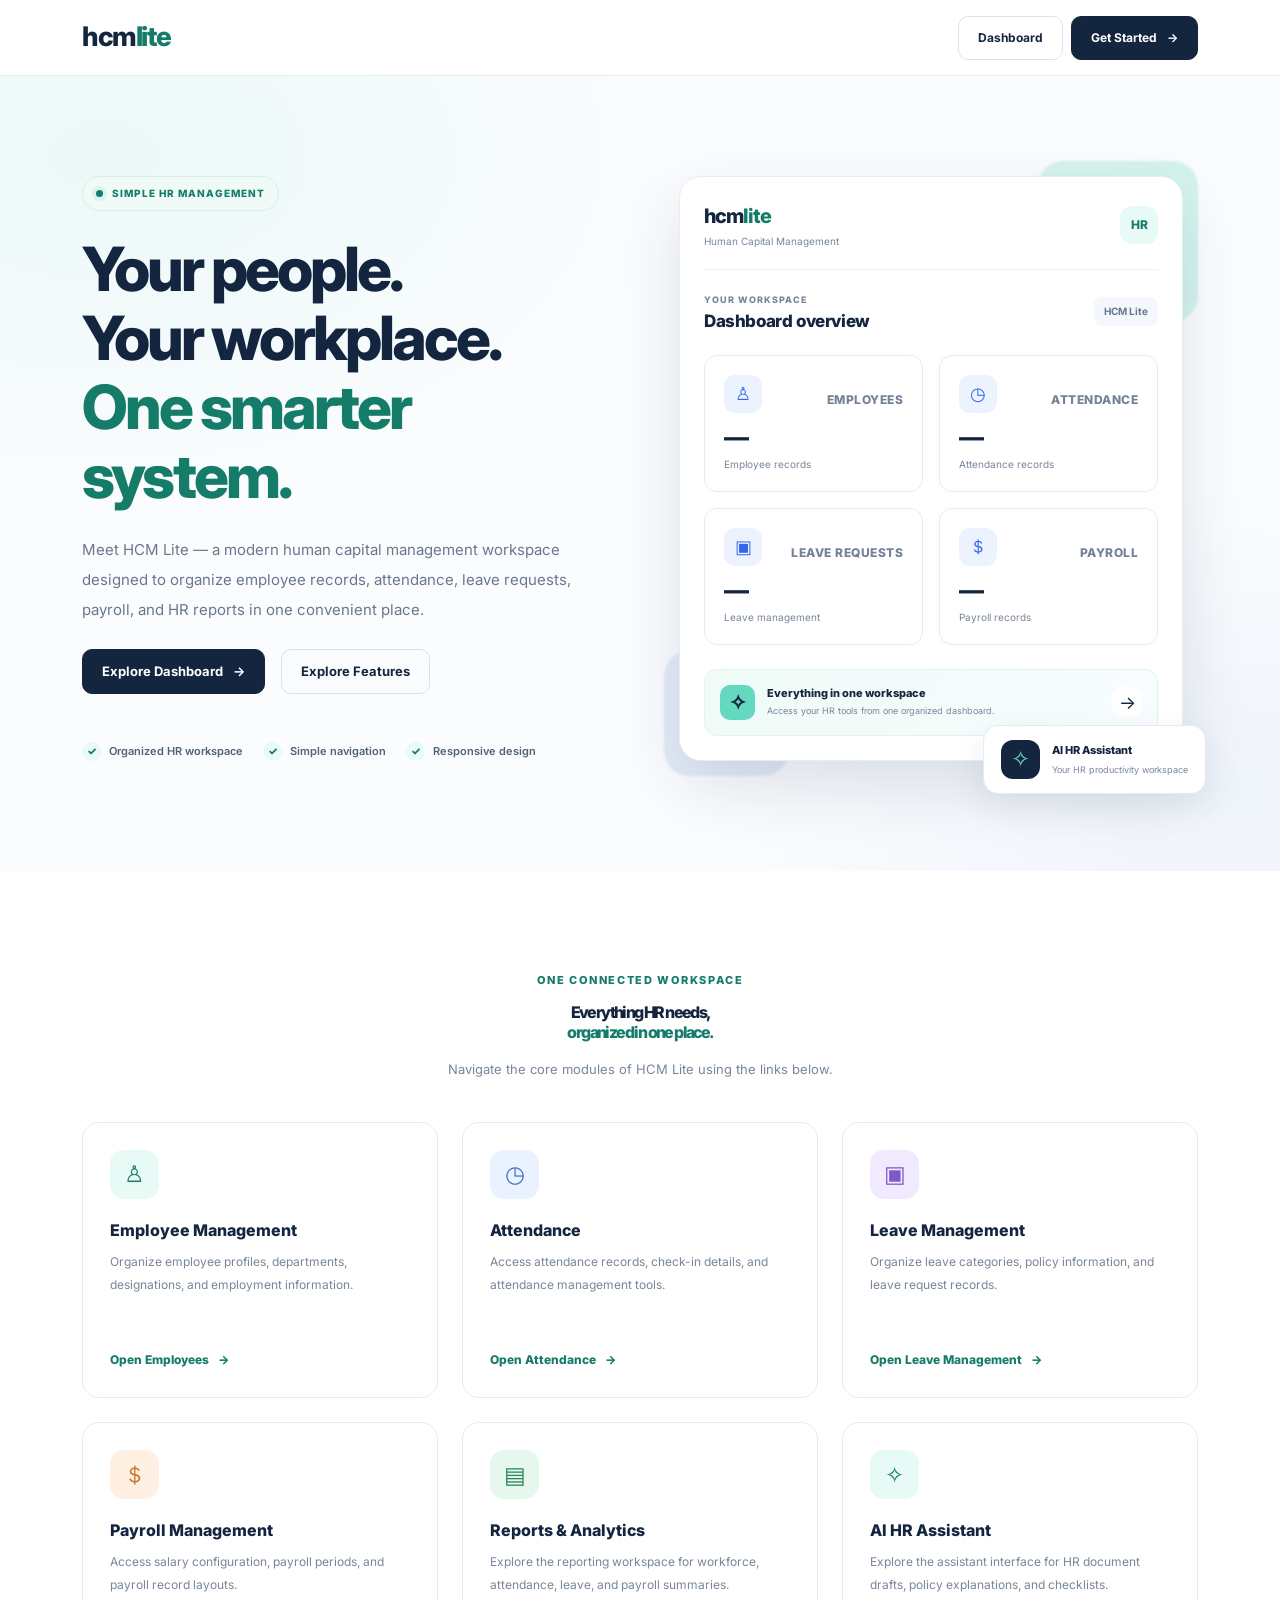
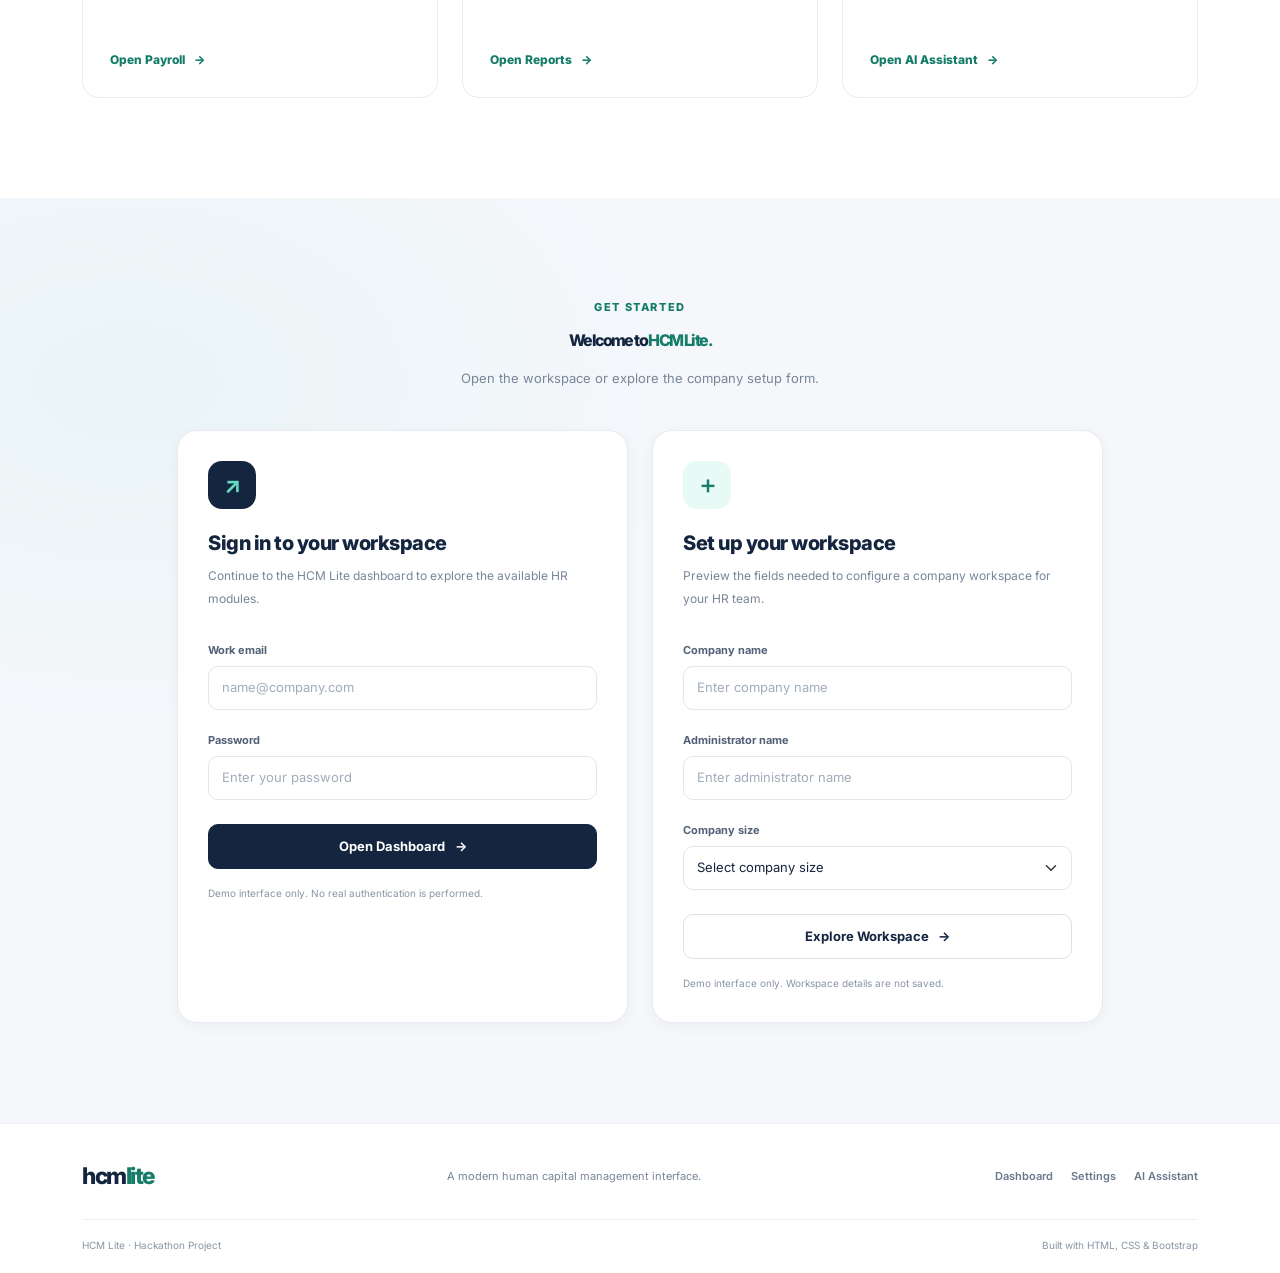
<file: index.html>
<!DOCTYPE html>
<html lang="en">
<head>
  <meta charset="UTF-8">
  <meta name="viewport" content="width=device-width, initial-scale=1.0">

  <title>HCM Lite | Human Capital Management</title>

  <!-- Bootstrap CSS -->
  <link
    href="https://cdn.jsdelivr.net/npm/bootstrap@5.3.3/dist/css/bootstrap.min.css"
    rel="stylesheet"
  >

  <!-- Google Fonts -->
  <link rel="preconnect" href="https://fonts.googleapis.com">
  <link rel="preconnect" href="https://fonts.gstatic.com" crossorigin>
  <link
    href="https://fonts.googleapis.com/css2?family=Inter:wght@400;500;600;700;800&display=swap"
    rel="stylesheet"
  >

  <!-- Main project stylesheet: we will create this next -->
  <link rel="stylesheet" href="./css/style.css">
</head>

<body class="home-page">

  <!-- ================= NAVBAR ================= -->
  <nav class="navbar navbar-expand-lg home-navbar">
    <div class="container">

      <a class="navbar-brand home-brand" href="index.html">
        hcm<span>lite</span>
      </a>

      <div class="d-flex align-items-center gap-2">
        <a href="pages/admin.html"
           class="btn btn-outline-custom d-none d-sm-inline-flex">
          Dashboard
        </a>

        <a href="#login"
           class="btn btn-primary-custom">
          Get Started <span aria-hidden="true">→</span>
        </a>
      </div>

    </div>
  </nav>


  <!-- ================= HERO SECTION ================= -->
  <main>

    <section class="home-hero">
      <div class="container">
        <div class="row align-items-center g-5">

          <!-- Left: Hero Content -->
          <div class="col-lg-6">

            <div class="hero-badge mb-4">
              <span class="hero-badge-dot"></span>
              SIMPLE HR MANAGEMENT
            </div>

            <h1 class="hero-title">
              Your people.<br>
              Your workplace.<br>
              <span>One smarter system.</span>
            </h1>

            <p class="hero-description mt-4">
              Meet HCM Lite — a modern human capital management
              workspace designed to organize employee records,
              attendance, leave requests, payroll, and HR reports
              in one convenient place.
            </p>

            <div class="d-flex flex-wrap gap-3 mt-4">
              <a href="pages/admin.html"
                 class="btn btn-primary-custom btn-lg">
                Explore Dashboard <span aria-hidden="true">→</span>
              </a>

              <a href="#features"
                 class="btn btn-outline-custom btn-lg">
                Explore Features
              </a>
            </div>

            <!-- Feature Highlights -->
            <div class="hero-highlights mt-5">

              <div class="highlight-item">
                <div class="highlight-icon">✓</div>
                <span>Organized HR workspace</span>
              </div>

              <div class="highlight-item">
                <div class="highlight-icon">✓</div>
                <span>Simple navigation</span>
              </div>

              <div class="highlight-item">
                <div class="highlight-icon">✓</div>
                <span>Responsive design</span>
              </div>

            </div>

          </div>


          <!-- Right: Dashboard Preview -->
          <div class="col-lg-6">

            <div class="preview-wrapper">

              <div class="preview-decoration decoration-one"></div>
              <div class="preview-decoration decoration-two"></div>

              <div class="dashboard-preview">

                <!-- Preview Header -->
                <div class="preview-header">
                  <div>
                    <a class="preview-brand" href="index.html">
                      hcm<span>lite</span>
                    </a>
                    <p class="preview-subtitle">
                      Human Capital Management
                    </p>
                  </div>

                  <div class="preview-avatar">HR</div>
                </div>

                <div class="preview-divider"></div>

                <div class="d-flex justify-content-between
                            align-items-center mb-4">
                  <div>
                    <p class="preview-eyebrow mb-1">
                      YOUR WORKSPACE
                    </p>
                    <h2 class="preview-heading">
                      Dashboard overview
                    </h2>
                  </div>

                  <span class="preview-date">HCM Lite</span>
                </div>

                <!-- Dashboard Metric Cards -->
                <div class="row g-3 mb-4">

                  <div class="col-6">
                    <div class="metric-card">
                      <div class="metric-top">
                        <span class="metric-icon employees-icon">♙</span>
                        <span class="metric-label">EMPLOYEES</span>
                      </div>
                      <div class="metric-number">—</div>
                      <p class="metric-caption">Employee records</p>
                    </div>
                  </div>

                  <div class="col-6">
                    <div class="metric-card">
                      <div class="metric-top">
                        <span class="metric-icon attendance-icon">◷</span>
                        <span class="metric-label">ATTENDANCE</span>
                      </div>
                      <div class="metric-number">—</div>
                      <p class="metric-caption">Attendance records</p>
                    </div>
                  </div>

                  <div class="col-6">
                    <div class="metric-card">
                      <div class="metric-top">
                        <span class="metric-icon leave-icon">▣</span>
                        <span class="metric-label">LEAVE REQUESTS</span>
                      </div>
                      <div class="metric-number">—</div>
                      <p class="metric-caption">Leave management</p>
                    </div>
                  </div>

                  <div class="col-6">
                    <div class="metric-card">
                      <div class="metric-top">
                        <span class="metric-icon payroll-icon">＄</span>
                        <span class="metric-label">PAYROLL</span>
                      </div>
                      <div class="metric-number">—</div>
                      <p class="metric-caption">Payroll records</p>
                    </div>
                  </div>

                </div>

                <!-- Preview Bottom Panel -->
                <div class="preview-bottom">

                  <div>
                    <div class="preview-bottom-icon">✧</div>
                  </div>

                  <div>
                    <h3>Everything in one workspace</h3>
                    <p>
                      Access your HR tools from one organized dashboard.
                    </p>
                  </div>

                  <a href="pages/admin.html"
                     class="preview-arrow"
                     aria-label="Open dashboard">
                    →
                  </a>

                </div>

              </div>

              <!-- Floating AI Card -->
              <div class="floating-card">
                <div class="floating-ai-icon">✧</div>
                <div>
                  <p class="floating-title">AI HR Assistant</p>
                  <p class="floating-description">
                    Your HR productivity workspace
                  </p>
                </div>
              </div>

            </div>

          </div>

        </div>
      </div>
    </section>


    <!-- ================= FEATURES SECTION ================= -->
    <section class="features-section" id="features">
      <div class="container">

        <div class="section-intro text-center mx-auto">
          <span class="section-kicker">ONE CONNECTED WORKSPACE</span>

          <h2 class="section-title">
            Everything HR needs,<br>
            <span>organized in one place.</span>
          </h2>

          <p class="section-description">
            Navigate the core modules of HCM Lite using the links below.
          </p>
        </div>

        <div class="row g-4 mt-3">

          <!-- Employees -->
          <div class="col-md-6 col-lg-4">
            <a href="pages/employees.html" class="feature-card">
              <div class="feature-icon feature-teal">♙</div>
              <h3>Employee Management</h3>
              <p>
                Organize employee profiles, departments,
                designations, and employment information.
              </p>
              <span class="feature-link">
                Open Employees <span aria-hidden="true">→</span>
              </span>
            </a>
          </div>

          <!-- Attendance -->
          <div class="col-md-6 col-lg-4">
            <a href="pages/attendance.html" class="feature-card">
              <div class="feature-icon feature-blue">◷</div>
              <h3>Attendance</h3>
              <p>
                Access attendance records, check-in details,
                and attendance management tools.
              </p>
              <span class="feature-link">
                Open Attendance <span aria-hidden="true">→</span>
              </span>
            </a>
          </div>

          <!-- Leave Management -->
          <div class="col-md-6 col-lg-4">
            <a href="pages/leaves.html" class="feature-card">
              <div class="feature-icon feature-purple">▣</div>
              <h3>Leave Management</h3>
              <p>
                Organize leave categories, policy information,
                and leave request records.
              </p>
              <span class="feature-link">
                Open Leave Management <span aria-hidden="true">→</span>
              </span>
            </a>
          </div>

          <!-- Payroll -->
          <div class="col-md-6 col-lg-4">
            <a href="pages/payroll.html" class="feature-card">
              <div class="feature-icon feature-orange">＄</div>
              <h3>Payroll Management</h3>
              <p>
                Access salary configuration, payroll periods,
                and payroll record layouts.
              </p>
              <span class="feature-link">
                Open Payroll <span aria-hidden="true">→</span>
              </span>
            </a>
          </div>

          <!-- Reports -->
          <div class="col-md-6 col-lg-4">
            <a href="pages/reports.html" class="feature-card">
              <div class="feature-icon feature-green">▤</div>
              <h3>Reports &amp; Analytics</h3>
              <p>
                Explore the reporting workspace for workforce,
                attendance, leave, and payroll summaries.
              </p>
              <span class="feature-link">
                Open Reports <span aria-hidden="true">→</span>
              </span>
            </a>
          </div>

          <!-- AI Assistant -->
          <div class="col-md-6 col-lg-4">
            <a href="pages/ai-assistant.html" class="feature-card">
              <div class="feature-icon feature-teal">✧</div>
              <h3>AI HR Assistant</h3>
              <p>
                Explore the assistant interface for HR document
                drafts, policy explanations, and checklists.
              </p>
              <span class="feature-link">
                Open AI Assistant <span aria-hidden="true">→</span>
              </span>
            </a>
          </div>

        </div>
      </div>
    </section>


    <!-- ================= LOGIN & SETUP ================= -->
    <section class="access-section" id="login">
      <div class="container">

        <div class="section-intro text-center mx-auto">
          <span class="section-kicker">GET STARTED</span>

          <h2 class="section-title">
            Welcome to <span>HCM Lite.</span>
          </h2>

          <p class="section-description">
            Open the workspace or explore the company setup form.
          </p>
        </div>

        <div class="row g-4 justify-content-center mt-3">

          <!-- Login Card -->
          <div class="col-lg-5">

            <div class="access-card h-100">

              <div class="access-card-icon">↗</div>

              <h3>Sign in to your workspace</h3>

              <p class="access-description">
                Continue to the HCM Lite dashboard to explore
                the available HR modules.
              </p>

              <form action="pages/admin.html" method="get">

                <div class="mb-3">
                  <label for="loginEmail" class="form-label">
                    Work email
                  </label>

                  <input
                    type="email"
                    class="form-control custom-input"
                    id="loginEmail"
                    placeholder="name@company.com"
                    autocomplete="email"
                  >
                </div>

                <div class="mb-3">
                  <label for="loginPassword" class="form-label">
                    Password
                  </label>

                  <input
                    type="password"
                    class="form-control custom-input"
                    id="loginPassword"
                    placeholder="Enter your password"
                    autocomplete="current-password"
                  >
                </div>

                <a href="pages/admin.html"
                   class="btn btn-primary-custom w-100 mt-2">
                  Open Dashboard <span aria-hidden="true">→</span>
                </a>

              </form>

              <p class="form-note mt-3 mb-0">
                Demo interface only. No real authentication is performed.
              </p>

            </div>

          </div>


          <!-- Workspace Setup Card -->
          <div class="col-lg-5">

            <div class="access-card setup-card h-100">

              <div class="access-card-icon setup-icon">＋</div>

              <h3>Set up your workspace</h3>

              <p class="access-description">
                Preview the fields needed to configure a company
                workspace for your HR team.
              </p>

              <form action="pages/admin.html" method="get">

                <div class="mb-3">
                  <label for="companyName" class="form-label">
                    Company name
                  </label>

                  <input
                    type="text"
                    class="form-control custom-input"
                    id="companyName"
                    placeholder="Enter company name"
                  >
                </div>

                <div class="mb-3">
                  <label for="adminName" class="form-label">
                    Administrator name
                  </label>

                  <input
                    type="text"
                    class="form-control custom-input"
                    id="adminName"
                    placeholder="Enter administrator name"
                  >
                </div>

                <div class="mb-3">
                  <label for="companySize" class="form-label">
                    Company size
                  </label>

                  <select id="companySize"
                          class="form-select custom-input">
                    <option value="" selected disabled>
                      Select company size
                    </option>
                    <option>1–10 employees</option>
                    <option>11–50 employees</option>
                    <option>51–200 employees</option>
                    <option>201+ employees</option>
                  </select>
                </div>

                <a href="pages/admin.html"
                   class="btn btn-outline-custom w-100 mt-2">
                  Explore Workspace <span aria-hidden="true">→</span>
                </a>

              </form>

              <p class="form-note mt-3 mb-0">
                Demo interface only. Workspace details are not saved.
              </p>

            </div>

          </div>

        </div>
      </div>
    </section>

  </main>


  <!-- ================= FOOTER ================= -->
  <footer class="home-footer">
    <div class="container">

      <div class="footer-inner">

        <a href="index.html" class="home-brand footer-brand">
          hcm<span>lite</span>
        </a>

        <p class="footer-copy">
          A modern human capital management interface.
        </p>

        <div class="footer-links">
          <a href="pages/admin.html">Dashboard</a>
          <a href="pages/settings.html">Settings</a>
          <a href="pages/ai-assistant.html">AI Assistant</a>
        </div>

      </div>

      <div class="footer-bottom">
        <span>HCM Lite · Hackathon Project</span>
        <span>Built with HTML, CSS &amp; Bootstrap</span>
      </div>

    </div>
  </footer>

</body>
</html>
</file>
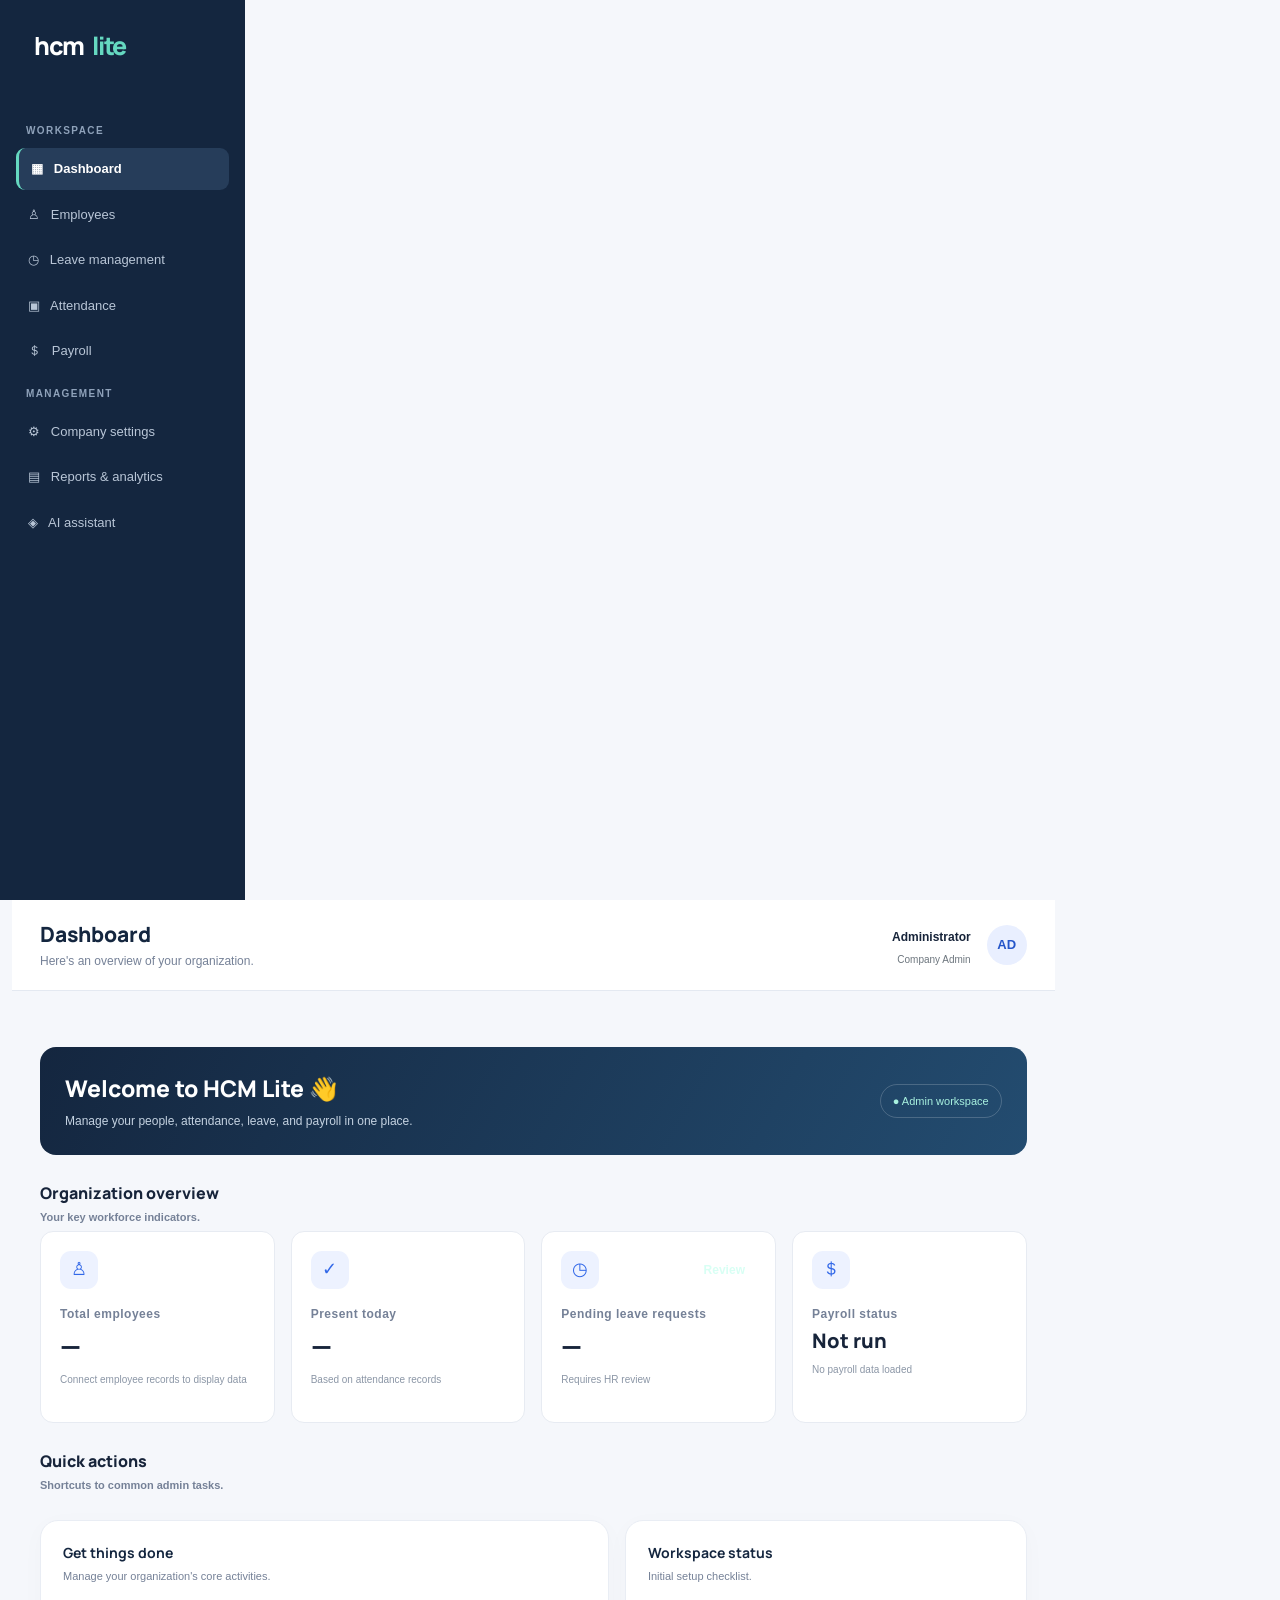
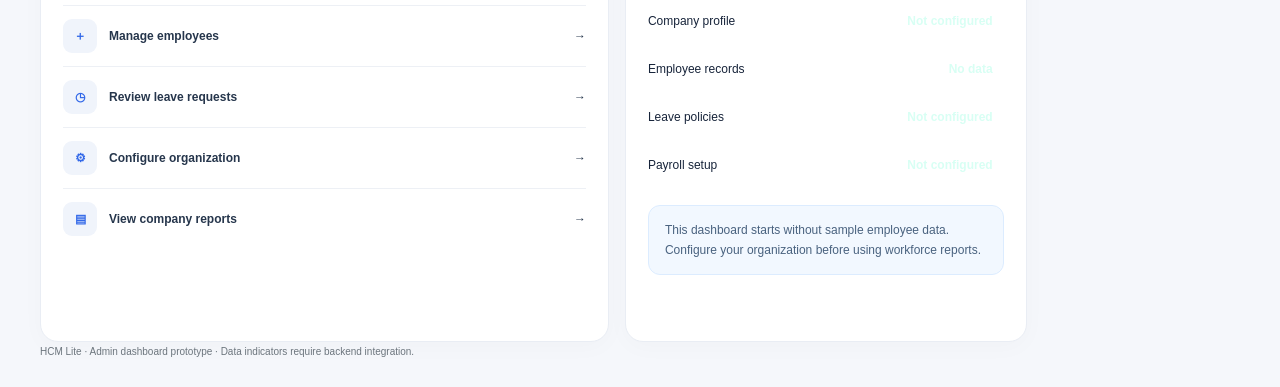
<file: pages/admin.html>
<!DOCTYPE html>
<html lang="en">
<head>
  <meta charset="UTF-8">
  <meta name="viewport" content="width=device-width, initial-scale=1.0">
  <title>Admin Dashboard | HCM Lite</title>

  <link href="https://cdn.jsdelivr.net/npm/bootstrap@5.3.3/dist/css/bootstrap.min.css" rel="stylesheet">
  <link href="https://fonts.googleapis.com/css2?family=DM+Sans:wght@400;500;600;700&family=Manrope:wght@500;600;700;800&display=swap" rel="stylesheet">
  <link rel="stylesheet" href="../css/style.css">
  
</head>

<body>
<div class="container-fluid dashboard-layout">
  <div class="row">

    <!-- SIDEBAR -->
    <aside class="col-md-3 col-lg-2 sidebar">
      <a href="../index.html" class="side-brand">hcm<span>lite</span></a>

      <nav class="side-nav">
        <p class="side-label">WORKSPACE</p>
        <a href="admin.html" class="side-link active">▦ &nbsp; Dashboard</a>
        <a href="employees.html" class="side-link">♙ &nbsp; Employees</a>
        <a href="leave management.html" class="side-link">◷ &nbsp; Leave management</a>
        <a href="#" class="side-link">▣ &nbsp; Attendance</a>
        <a href="#" class="side-link">＄ &nbsp; Payroll</a>

        <p class="side-label">MANAGEMENT</p>
        <a href="settings.html" class="side-link">⚙ &nbsp; Company settings</a>
        <a href="#" class="side-link">▤ &nbsp; Reports & analytics</a>
        <a href="#" class="side-link">◈ &nbsp; AI assistant</a>
      </nav>
    </aside>

    <!-- MAIN CONTENT -->
    <main class="col-md-9 col-lg-10 main-area">

      <header class="topbar">
        <div>
          <h1>Dashboard</h1>
          <p>Here's an overview of your organization.</p>
        </div>
        <div class="d-flex align-items-center gap-3">
          <div class="text-end d-none d-sm-block">
            <strong style="font-size:12px">Administrator</strong>
            <p class="mb-0 text-secondary" style="font-size:10px">Company Admin</p>
          </div>
          <div class="admin-avatar">AD</div>
        </div>
      </header>

      <div class="dashboard-content">

        <!-- WELCOME -->
        <section class="welcome-banner">
          <div>
            <h2>Welcome to HCM Lite 👋</h2>
            <p>Manage your people, attendance, leave, and payroll in one place.</p>
          </div>
          <span class="welcome-badge">● Admin workspace</span>
        </section>

        <!-- KPI CARDS -->
        <div class="section-heading">
          <div>
            <h2>Organization overview</h2>
            <p>Your key workforce indicators.</p>
          </div>
        </div>

        <div class="row g-3">
          <div class="col-6 col-xl-3">
            <article class="metric-card">
              <div class="metric-top">
                <span class="metric-icon">♙</span>
              </div>
              <p class="metric-label">Total employees</p>
              <p class="metric-value">—</p>
              <p class="metric-note">Connect employee records to display data</p>
            </article>
          </div>

          <div class="col-6 col-xl-3">
            <article class="metric-card">
              <div class="metric-top">
                <span class="metric-icon">✓</span>
              </div>
              <p class="metric-label">Present today</p>
              <p class="metric-value">—</p>
              <p class="metric-note">Based on attendance records</p>
            </article>
          </div>

          <div class="col-6 col-xl-3">
            <article class="metric-card">
              <div class="metric-top">
                <span class="metric-icon">◷</span>
                <span class="status-pill">Review</span>
              </div>
              <p class="metric-label">Pending leave requests</p>
              <p class="metric-value">—</p>
              <p class="metric-note">Requires HR review</p>
            </article>
          </div>

          <div class="col-6 col-xl-3">
            <article class="metric-card">
              <div class="metric-top">
                <span class="metric-icon">＄</span>
              </div>
              <p class="metric-label">Payroll status</p>
              <p class="metric-value" style="font-size:20px">Not run</p>
              <p class="metric-note">No payroll data loaded</p>
            </article>
          </div>
        </div>

        <!-- ACTIONS AND STATUS -->
        <div class="section-heading">
          <div>
            <h2>Quick actions</h2>
            <p>Shortcuts to common admin tasks.</p>
          </div>
        </div>

        <div class="row g-3">
          <div class="col-lg-7">
            <section class="panel">
              <h3>Get things done</h3>
              <p class="panel-subtitle">Manage your organization's core activities.</p>

              <a href="employees.html" class="action-link">
                <span class="action-icon">＋</span>
                <span class="flex-grow-1">Manage employees</span>
                <span>→</span>
              </a>

              <a href="leaves.html" class="action-link">
                <span class="action-icon">◷</span>
                <span class="flex-grow-1">Review leave requests</span>
                <span>→</span>
              </a>

              <a href="settings.html" class="action-link">
                <span class="action-icon">⚙</span>
                <span class="flex-grow-1">Configure organization</span>
                <span>→</span>
              </a>

              <a href="#" class="action-link">
                <span class="action-icon">▤</span>
                <span class="flex-grow-1">View company reports</span>
                <span>→</span>
              </a>
            </section>
          </div>

          <div class="col-lg-5">
            <section class="panel">
              <h3>Workspace status</h3>
              <p class="panel-subtitle">Initial setup checklist.</p>

              <div class="d-flex justify-content-between align-items-center mb-3">
                <span style="font-size:12px">Company profile</span>
                <span class="status-pill">Not configured</span>
              </div>

              <div class="d-flex justify-content-between align-items-center mb-3">
                <span style="font-size:12px">Employee records</span>
                <span class="status-pill">No data</span>
              </div>

              <div class="d-flex justify-content-between align-items-center mb-3">
                <span style="font-size:12px">Leave policies</span>
                <span class="status-pill">Not configured</span>
              </div>

              <div class="d-flex justify-content-between align-items-center mb-4">
                <span style="font-size:12px">Payroll setup</span>
                <span class="status-pill">Not configured</span>
              </div>

              <div class="notice">
                This dashboard starts without sample employee data.
                Configure your organization before using workforce reports.
              </div>
            </section>
          </div>
        </div>

        <p class="text-secondary mt-4 mb-0" style="font-size:10px">
          HCM Lite · Admin dashboard prototype · Data indicators require backend integration.
        </p>
      </div>
    </main>
  </div>
</div>
</body>
</html>
</file>
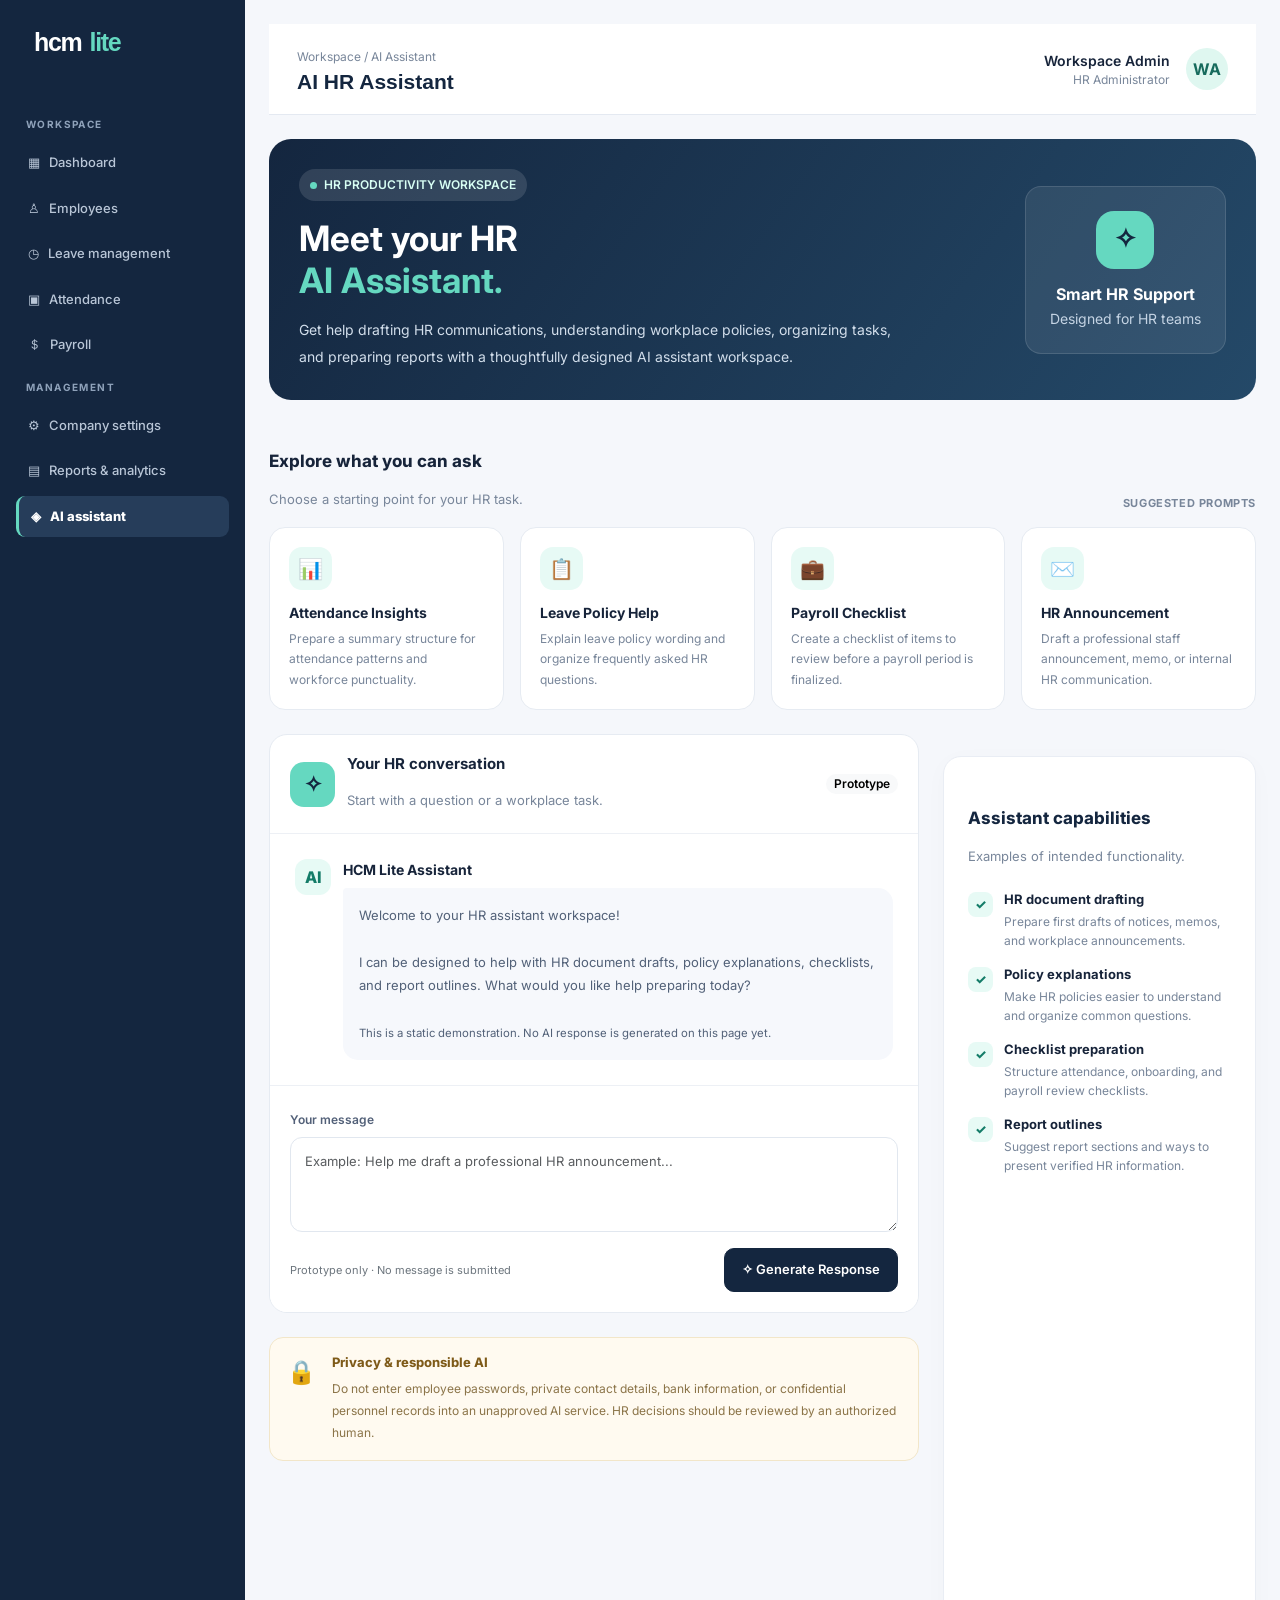
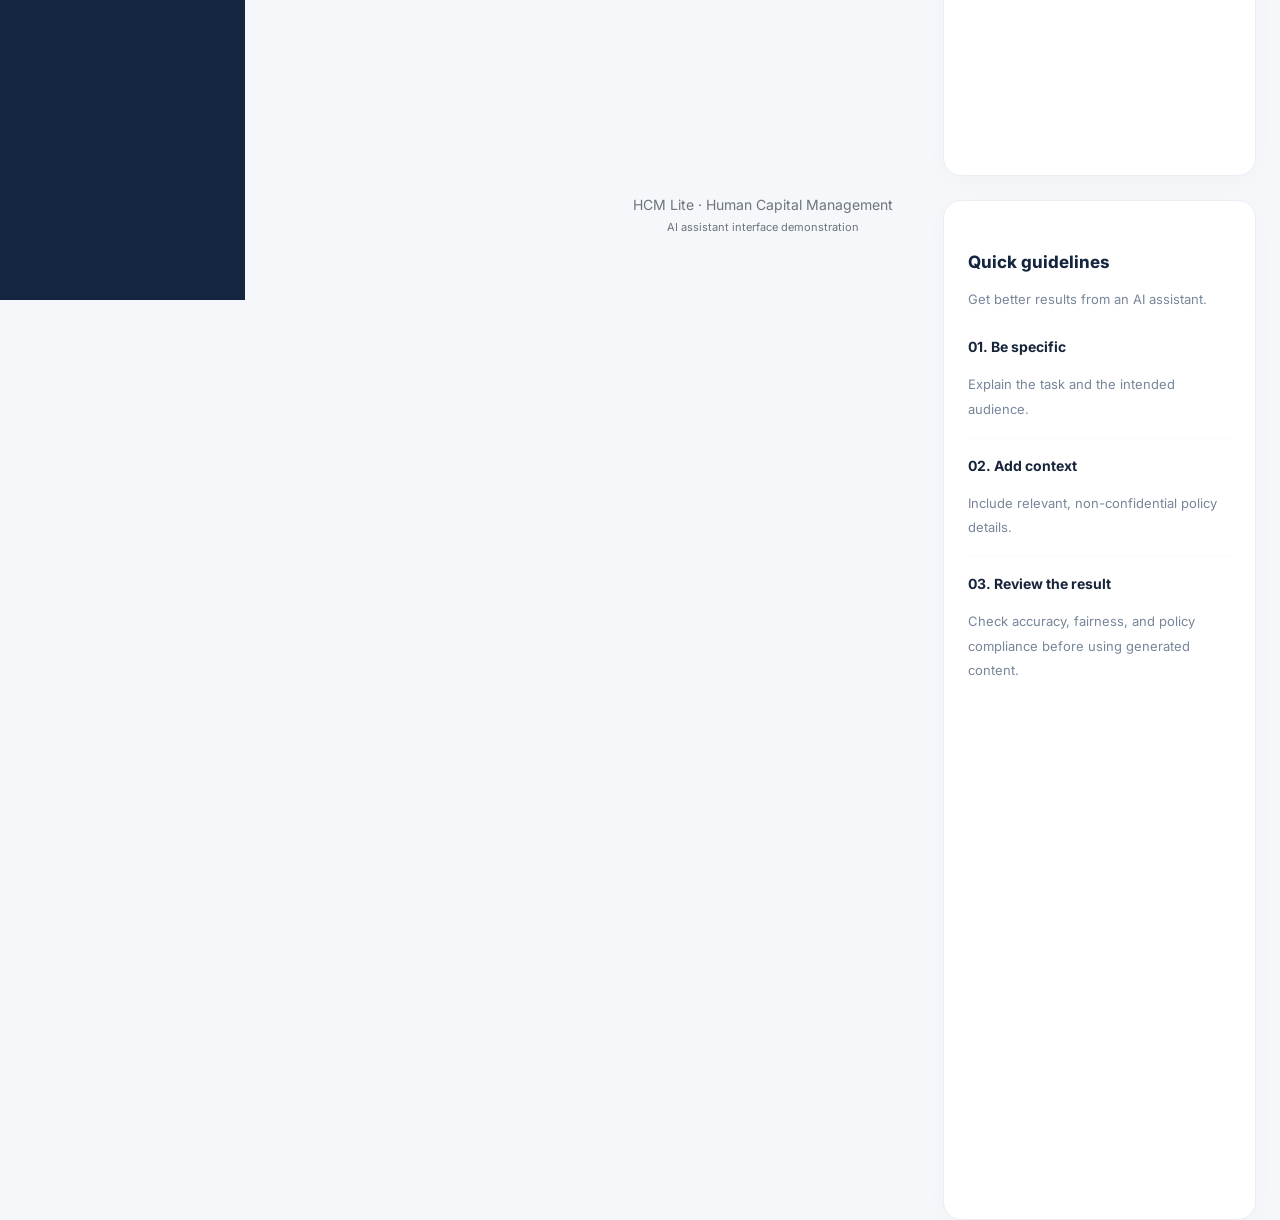
<file: pages/ai assistant.html>
<!DOCTYPE html>
<html lang="en">
<head>
  <meta charset="UTF-8">
  <meta name="viewport" content="width=device-width, initial-scale=1.0">

  <title>AI Assistant | HCM Lite</title>

  <!-- Bootstrap CSS -->
  <link
    href="https://cdn.jsdelivr.net/npm/bootstrap@5.3.3/dist/css/bootstrap.min.css"
    rel="stylesheet"
  >

  <!-- Google Fonts -->
  <link rel="preconnect" href="https://fonts.googleapis.com">
  <link rel="preconnect" href="https://fonts.gstatic.com" crossorigin>
  <link
    href="https://fonts.googleapis.com/css2?family=Inter:wght@400;500;600;700;800&display=swap"
    rel="stylesheet"
  >

  <!-- Shared CSS -->
  <link rel="stylesheet" href="../css/style.css">

</head>

<body>

  <div class="container-fluid">
    <div class="row">

      <!-- EXACT NAVBAR STRUCTURE FROM employees.html -->
      <aside class="col-md-3 col-lg-2 sidebar">

        <a href="../index.html" class="side-brand">
          hcm<span>lite</span>
        </a>

        <nav class="side-nav">

          <p class="side-label">WORKSPACE</p>

          <a href="admin.html" class="side-link">
            ▦ &nbsp; Dashboard
          </a>

          <a href="employees.html" class="side-link">
            ♙ &nbsp; Employees
          </a>

          <a href="leaves.html" class="side-link">
            ◷ &nbsp; Leave management
          </a>

          <a href="attendance.html" class="side-link">
            ▣ &nbsp; Attendance
          </a>

          <a href="payroll.html" class="side-link">
            ＄ &nbsp; Payroll
          </a>

          <p class="side-label">MANAGEMENT</p>

          <a href="settings.html" class="side-link">
            ⚙ &nbsp; Company settings
          </a>

          <a href="reports.html" class="side-link">
            ▤ &nbsp; Reports &amp; analytics
          </a>

          <a href="ai-assistant.html" class="side-link active">
            ◈ &nbsp; AI assistant
          </a>

        </nav>

      </aside>

      <!-- MAIN CONTENT -->
      <main class="col-md-9 col-lg-10 main-content p-3 p-lg-4">

        <!-- TOPBAR -->
        <header class="topbar d-flex flex-wrap
                       justify-content-between align-items-center
                       gap-3 mb-4">

          <div>
            <p class="muted small mb-1">
              Workspace / AI Assistant
            </p>
            <h1 class="h4 fw-bold mb-0">
              AI HR Assistant
            </h1>
          </div>

          <div class="d-flex align-items-center gap-3">
            <div class="text-end">
              <div class="fw-semibold small">Workspace Admin</div>
              <div class="muted" style="font-size:12px;">
                HR Administrator
              </div>
            </div>

            <div class="rounded-circle d-flex align-items-center
                        justify-content-center fw-bold"
                 style="width:42px;height:42px;
                        background:#dff7f0;color:#176b5d;">
              WA
            </div>
          </div>

        </header>

        <!-- HERO SECTION -->
        <section class="assistant-hero mb-4">

          <div class="row align-items-center g-4">

            <div class="col-lg-8">

              <span class="status-pill mb-3">
                <span class="status-dot"></span>
                HR PRODUCTIVITY WORKSPACE
              </span>

              <h2 class="fw-bold mb-3"
                  style="font-size:clamp(25px,3vw,35px);">
                Meet your HR<br>
                <span style="color:#65d8c0;">
                  AI Assistant.
                </span>
              </h2>

              <p class="mb-0"
                 style="color:#d2deeb;line-height:1.9;
                        font-size:14px;max-width:600px;">
                Get help drafting HR communications, understanding
                workplace policies, organizing tasks, and preparing
                reports with a thoughtfully designed AI assistant
                workspace.
              </p>

            </div>

            <div class="col-lg-4 d-flex justify-content-lg-end">

              <div class="text-center p-4 rounded-4"
                   style="background:rgba(255,255,255,0.08);
                          border:1px solid rgba(255,255,255,0.12);
                          min-width:180px;">

                <div class="ai-symbol mx-auto mb-3">✧</div>

                <h6 class="fw-bold mb-1">Smart HR Support</h6>

                <p class="small mb-0" style="color:#c5d4e4;">
                  Designed for HR teams
                </p>

              </div>

            </div>

          </div>

        </section>

        <!-- SUGGESTED PROMPTS -->
        <section class="mb-4">

          <div class="d-flex flex-wrap justify-content-between
                      align-items-end gap-2 mb-3">

            <div>
              <h2 class="section-heading">
                Explore what you can ask
              </h2>

              <p class="section-description mb-0">
                Choose a starting point for your HR task.
              </p>
            </div>

            <span class="small-label">Suggested prompts</span>

          </div>

          <div class="row g-3">

            <div class="col-xl-3 col-sm-6">
              <article class="assistant-card">
                <div class="prompt-icon">📊</div>
                <h3 class="prompt-title">Attendance Insights</h3>
                <p class="prompt-description">
                  Prepare a summary structure for attendance
                  patterns and workforce punctuality.
                </p>
              </article>
            </div>

            <div class="col-xl-3 col-sm-6">
              <article class="assistant-card">
                <div class="prompt-icon">📋</div>
                <h3 class="prompt-title">Leave Policy Help</h3>
                <p class="prompt-description">
                  Explain leave policy wording and organize
                  frequently asked HR questions.
                </p>
              </article>
            </div>

            <div class="col-xl-3 col-sm-6">
              <article class="assistant-card">
                <div class="prompt-icon">💼</div>
                <h3 class="prompt-title">Payroll Checklist</h3>
                <p class="prompt-description">
                  Create a checklist of items to review before
                  a payroll period is finalized.
                </p>
              </article>
            </div>

            <div class="col-xl-3 col-sm-6">
              <article class="assistant-card">
                <div class="prompt-icon">✉️</div>
                <h3 class="prompt-title">HR Announcement</h3>
                <p class="prompt-description">
                  Draft a professional staff announcement,
                  memo, or internal HR communication.
                </p>
              </article>
            </div>

          </div>

        </section>

        <!-- CHAT AND CAPABILITIES -->
        <div class="row g-4">

          <div class="col-xl-8">

            <section class="chat-panel">

              <div class="chat-header">

                <div class="ai-symbol"
                     style="width:45px;height:45px;
                            border-radius:14px;font-size:22px;">
                  ✧
                </div>

                <div>
                  <h2 class="fw-bold mb-1"
                      style="font-size:15px;">
                    Your HR conversation
                  </h2>

                  <p class="section-description mb-0">
                    Start with a question or a workplace task.
                  </p>
                </div>

                <span class="ms-auto badge rounded-pill text-bg-light">
                  Prototype
                </span>

              </div>

              <div class="chat-body">

                <div class="assistant-message">

                  <div class="mini-ai">AI</div>

                  <div>

                    <div class="small fw-bold mb-2">
                      HCM Lite Assistant
                    </div>

                    <div class="message-bubble">
                      Welcome to your HR assistant workspace!
                      <br><br>

                      I can be designed to help with HR document
                      drafts, policy explanations, checklists,
                      and report outlines. What would you like
                      help preparing today?

                      <br><br>

                      <span class="small">
                        This is a static demonstration. No AI
                        response is generated on this page yet.
                      </span>
                    </div>

                  </div>

                </div>

              </div>

              <div class="chat-composer">

                <label for="userPrompt"
                       class="form-label fw-semibold small">
                  Your message
                </label>

                <textarea
                  id="userPrompt"
                  class="form-control mb-3"
                  placeholder="Example: Help me draft a professional HR announcement..."
                ></textarea>

                <div class="d-flex flex-wrap
                            justify-content-between
                            align-items-center gap-3">

                  <span class="text-secondary"
                        style="font-size:11px;">
                    Prototype only · No message is submitted
                  </span>

                  <button type="button" class="btn btn-ai">
                    ✧ Generate Response
                  </button>

                </div>

              </div>

            </section>

            <!-- PRIVACY NOTICE -->
            <section class="privacy-card mt-4">

              <div class="d-flex gap-3">

                <div style="font-size:23px;">🔒</div>

                <div>
                  <h3>Privacy &amp; responsible AI</h3>

                  <p>
                    Do not enter employee passwords, private
                    contact details, bank information, or
                    confidential personnel records into an
                    unapproved AI service. HR decisions should
                    be reviewed by an authorized human.
                  </p>
                </div>

              </div>

            </section>

          </div>

          <!-- RIGHT PANEL -->
          <div class="col-xl-4">

            <section class="panel p-4 mb-4">

              <h2 class="section-heading mb-1">
                Assistant capabilities
              </h2>

              <p class="section-description mb-4">
                Examples of intended functionality.
              </p>

              <div class="capability-item">
                <div class="capability-check">✓</div>
                <div>
                  <h4>HR document drafting</h4>
                  <p>
                    Prepare first drafts of notices, memos,
                    and workplace announcements.
                  </p>
                </div>
              </div>

              <div class="capability-item">
                <div class="capability-check">✓</div>
                <div>
                  <h4>Policy explanations</h4>
                  <p>
                    Make HR policies easier to understand and
                    organize common questions.
                  </p>
                </div>
              </div>

              <div class="capability-item">
                <div class="capability-check">✓</div>
                <div>
                  <h4>Checklist preparation</h4>
                  <p>
                    Structure attendance, onboarding, and
                    payroll review checklists.
                  </p>
                </div>
              </div>

              <div class="capability-item mb-0">
                <div class="capability-check">✓</div>
                <div>
                  <h4>Report outlines</h4>
                  <p>
                    Suggest report sections and ways to present
                    verified HR information.
                  </p>
                </div>
              </div>

            </section>

            <!-- QUICK GUIDELINES -->
            <section class="panel p-4">

              <h2 class="section-heading mb-1">
                Quick guidelines
              </h2>

              <p class="section-description mb-4">
                Get better results from an AI assistant.
              </p>

              <div class="mb-3">
                <div class="fw-bold small mb-1">
                  01. Be specific
                </div>
                <p class="section-description mb-0">
                  Explain the task and the intended audience.
                </p>
              </div>

              <hr style="border-color:#edf0f5;">

              <div class="mb-3">
                <div class="fw-bold small mb-1">
                  02. Add context
                </div>
                <p class="section-description mb-0">
                  Include relevant, non-confidential policy details.
                </p>
              </div>

              <hr style="border-color:#edf0f5;">

              <div>
                <div class="fw-bold small mb-1">
                  03. Review the result
                </div>
                <p class="section-description mb-0">
                  Check accuracy, fairness, and policy compliance
                  before using generated content.
                </p>
              </div>

            </section>

          </div>

        </div>

        <!-- FOOTER -->
        <footer class="text-center py-4 mt-3">
          <p class="text-secondary small mb-1">
            HCM Lite · Human Capital Management
          </p>
          <p class="text-secondary" style="font-size:11px;">
            AI assistant interface demonstration
          </p>
        </footer>

      </main>

    </div>
  </div>

</body>
</html>
</file>
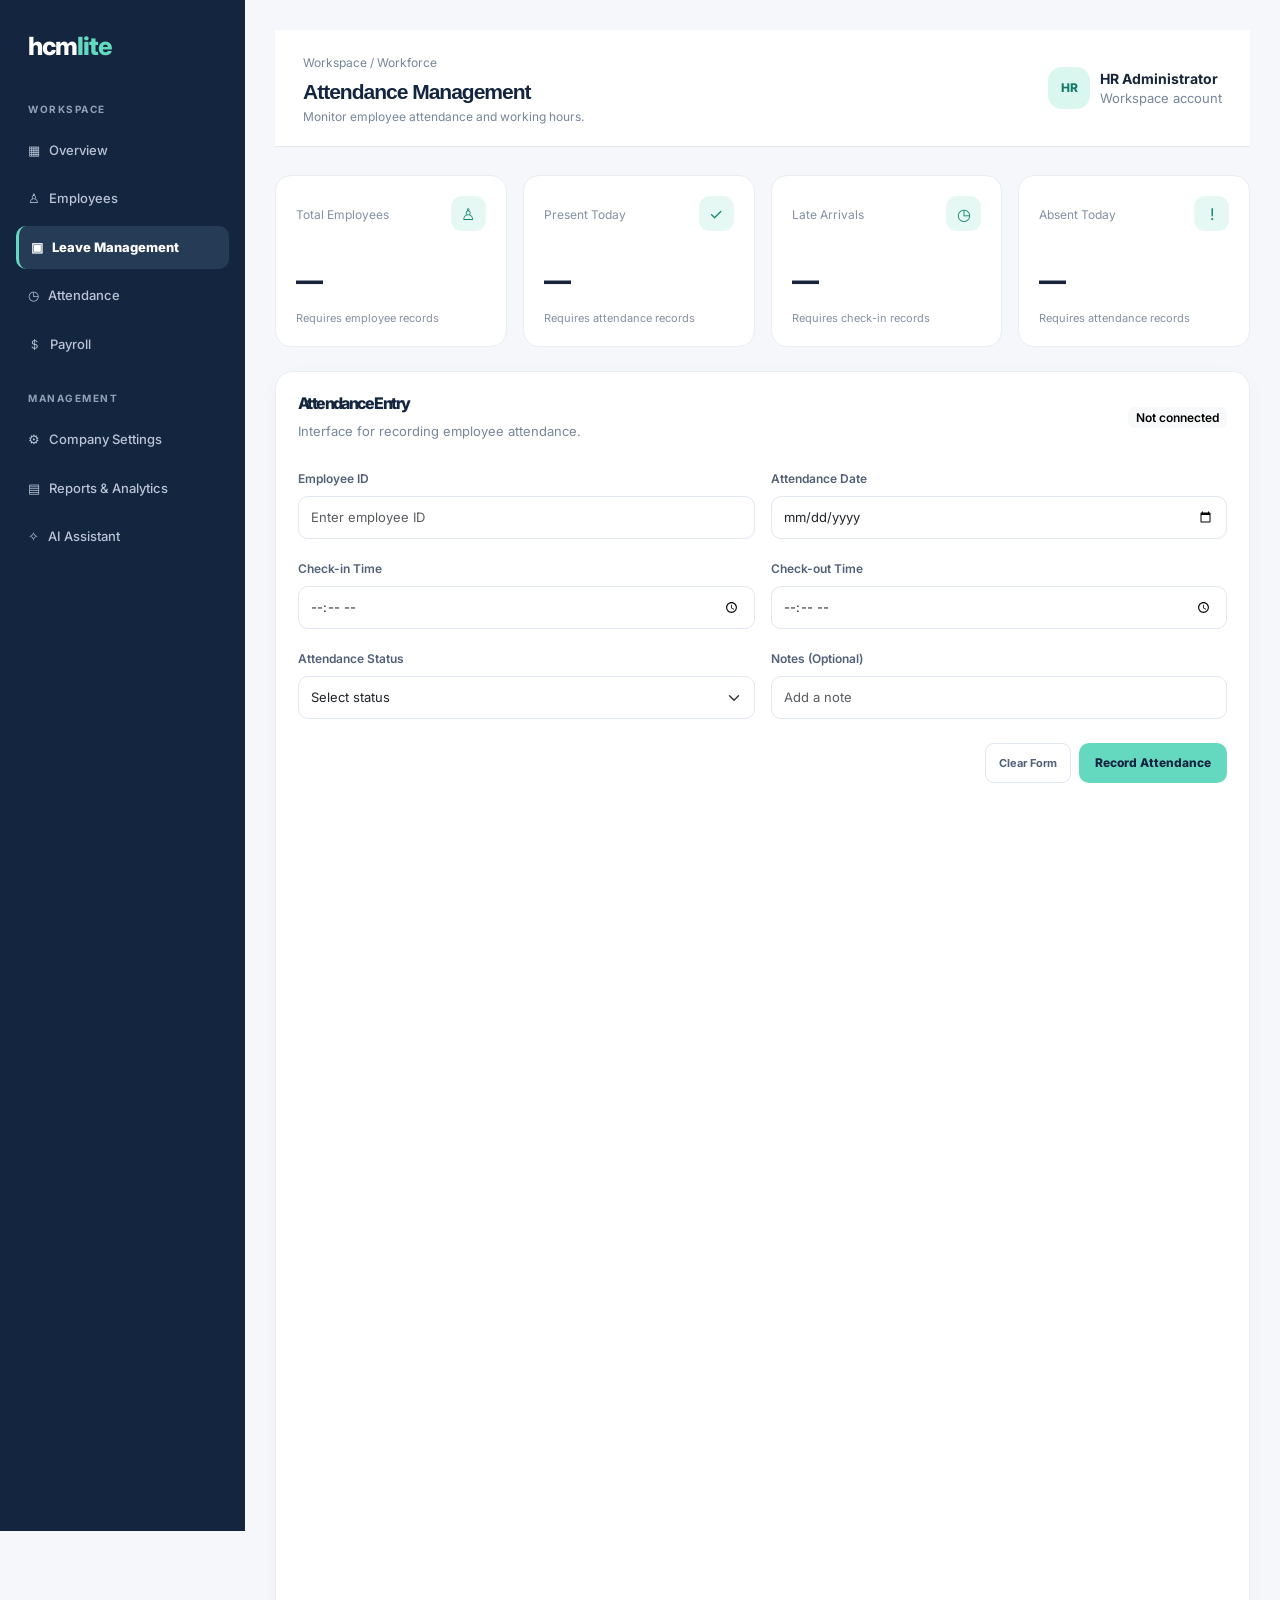
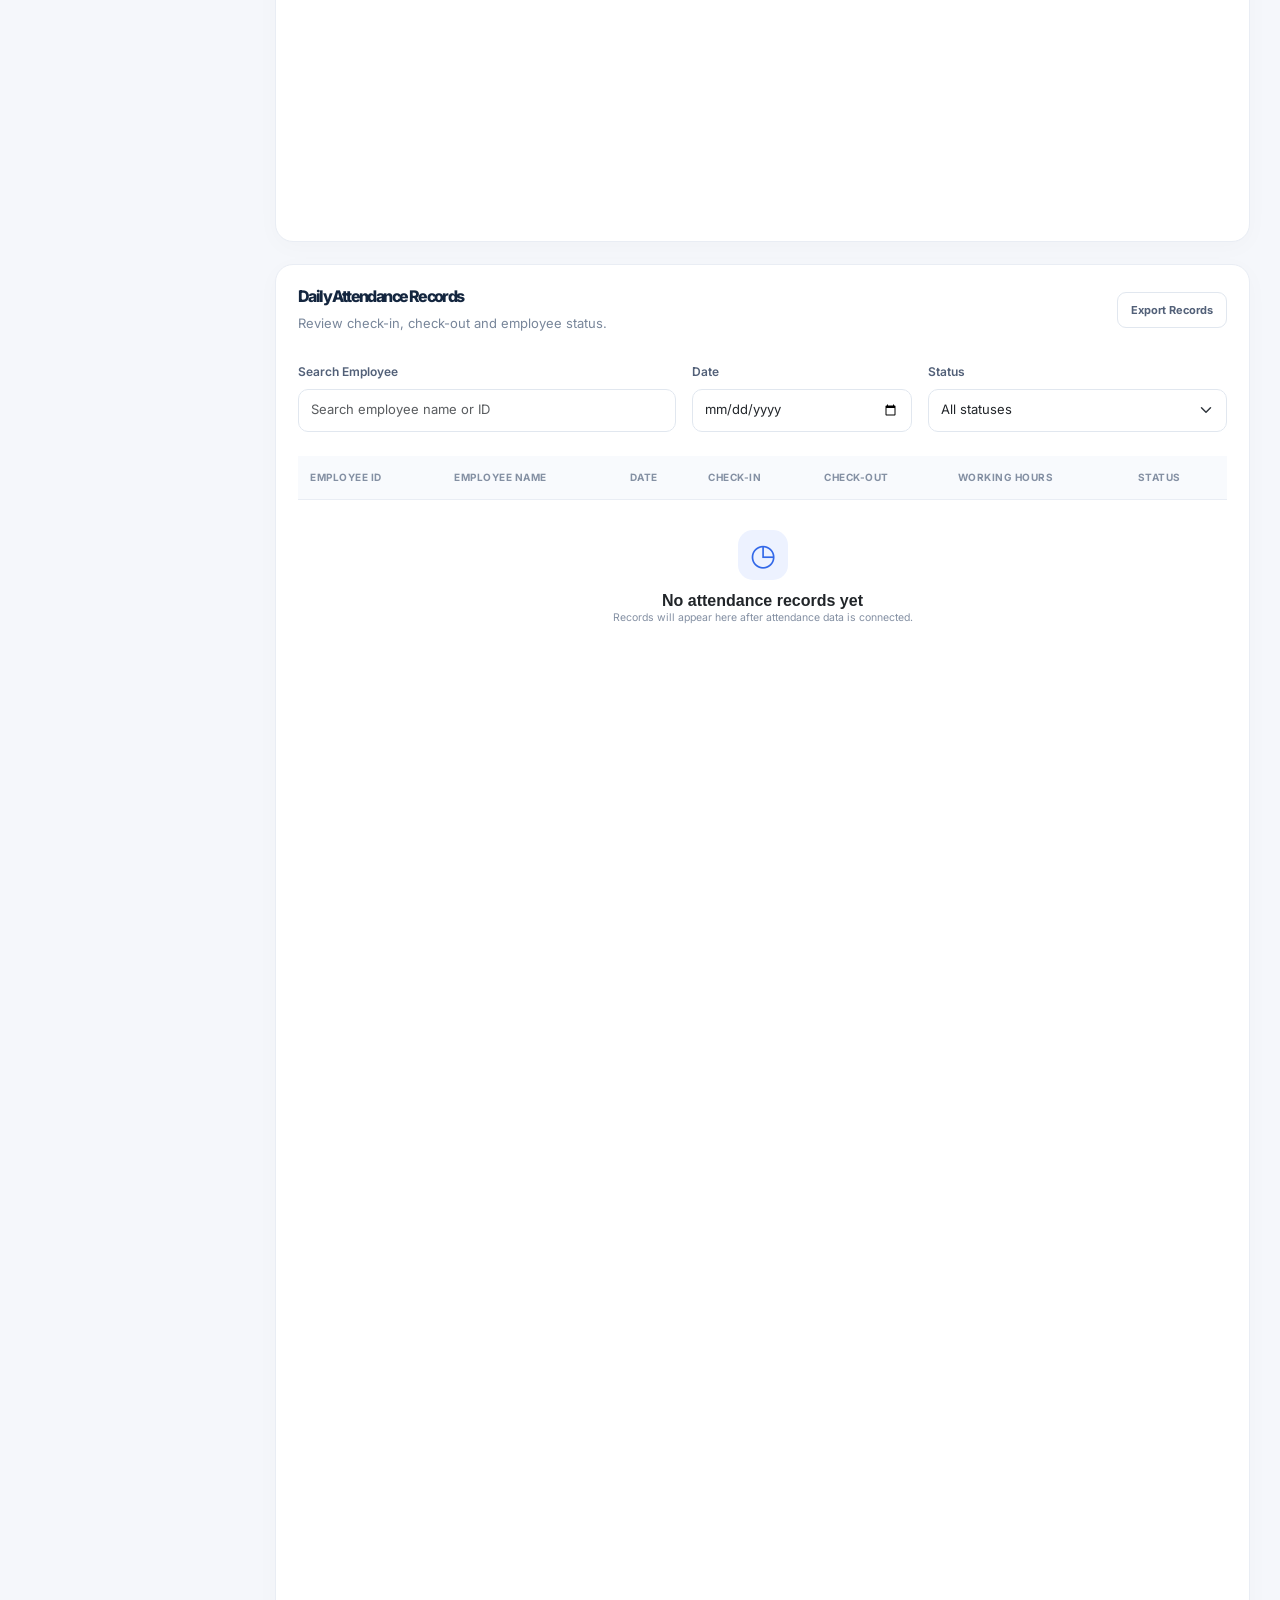
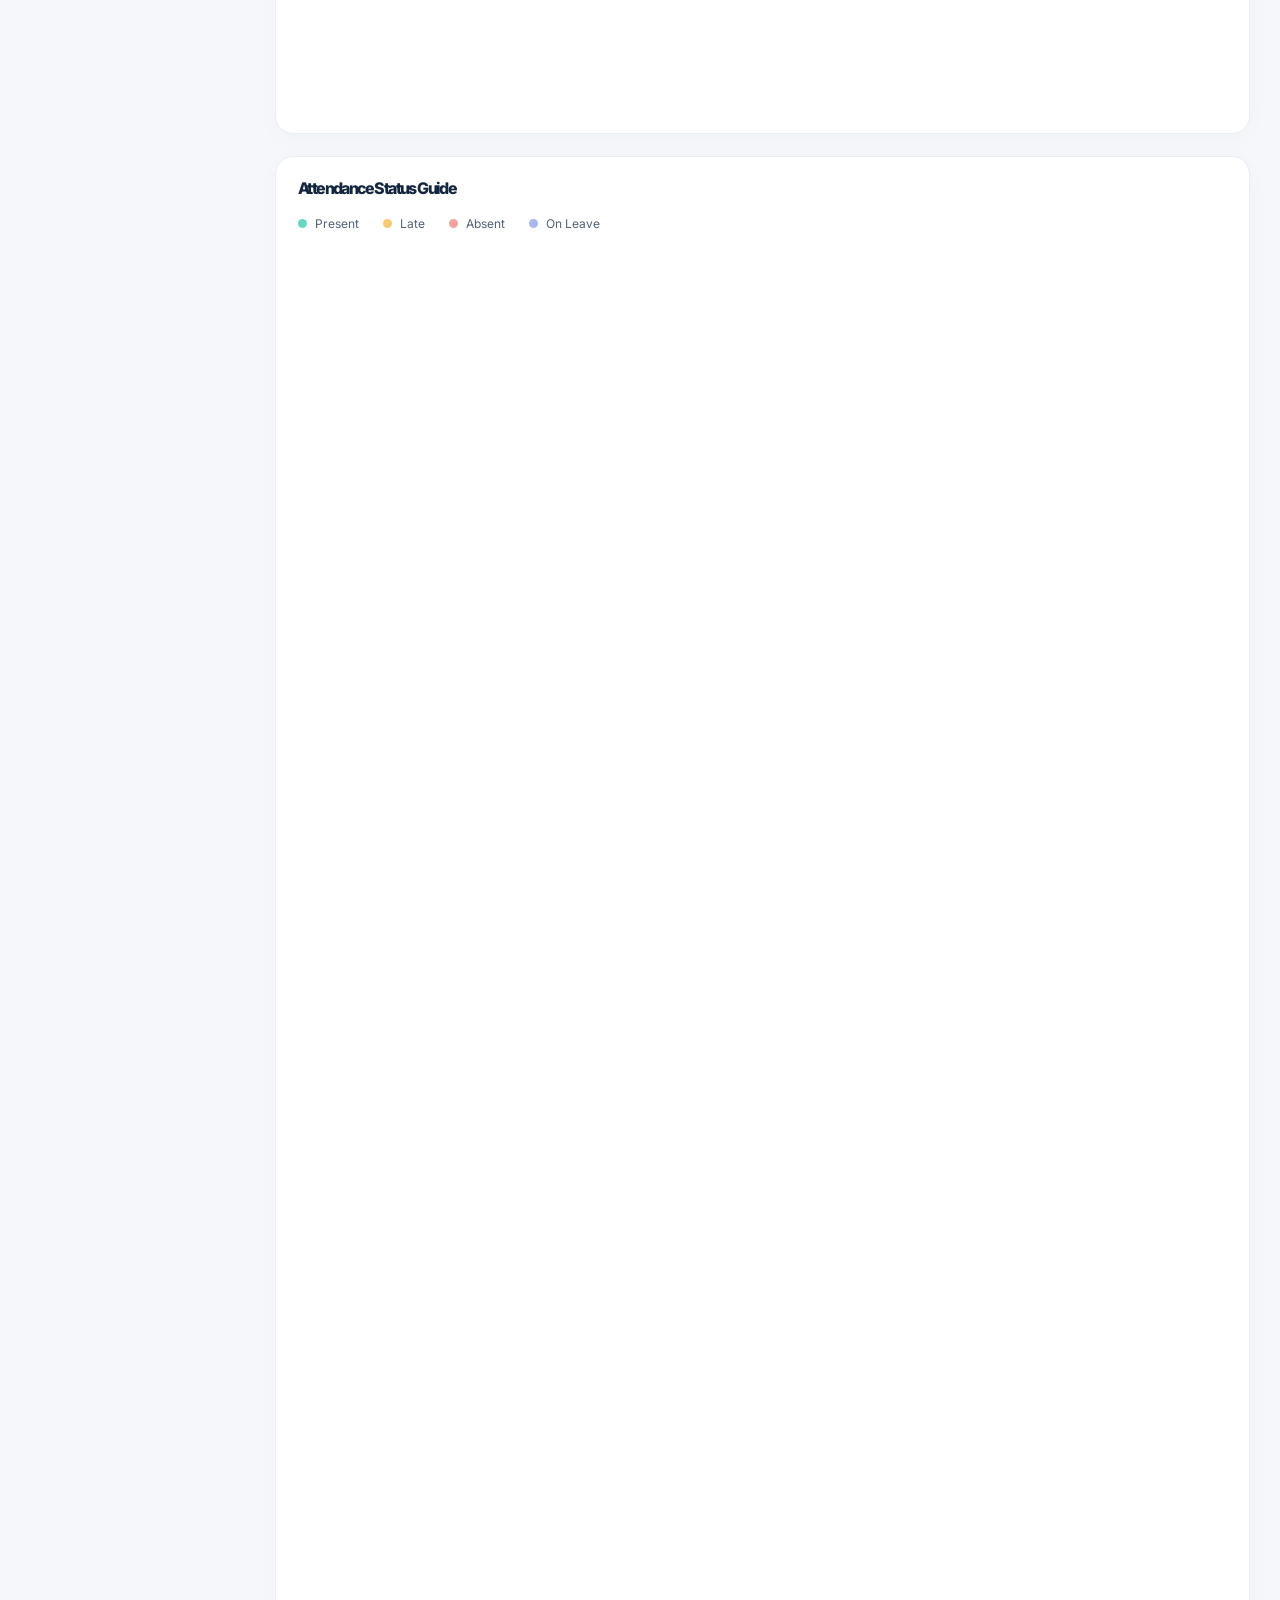
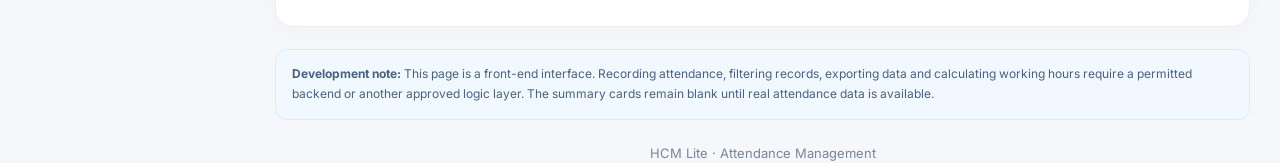
<file: pages/attendance.html>
<!DOCTYPE html>
<html lang="en">
<head>
  <meta charset="UTF-8">
  <meta name="viewport" content="width=device-width, initial-scale=1.0">
  <title>Attendance Management | HCM Lite</title>

  <!-- Bootstrap CSS only: JavaScript is not used -->
  <link
    href="https://cdn.jsdelivr.net/npm/bootstrap@5.3.3/dist/css/bootstrap.min.css"
    rel="stylesheet"
  >

  <link rel="stylesheet" href="../css/style.css">

  <link rel="preconnect" href="https://fonts.googleapis.com">
  <link rel="preconnect" href="https://fonts.gstatic.com" crossorigin>
  <link
    href="https://fonts.googleapis.com/css2?family=Inter:wght@400;500;600;700;800&display=swap"
    rel="stylesheet"
  >
</head>

<body>
  <div class="app-layout">

    <!-- Sidebar navigation -->
   <!-- SIDEBAR -->
    <aside class="sidebar">
      <a class="brand" href="../index.html">hcm<span>lite</span></a>

      <nav aria-label="Main navigation">
        <p class="nav-label">WORKSPACE</p>

        <a class="nav-link" href="admin.html">▦ &nbsp; Overview</a>
        <a class="nav-link" href="employees.html">♙ &nbsp; Employees</a>
        <a class="nav-link active" href="leave management.html">▣ &nbsp; Leave Management</a>
        <a class="nav-link" href="#">◷ &nbsp; Attendance</a>
        <a class="nav-link" href="#">＄ &nbsp; Payroll</a>

        <p class="nav-label">MANAGEMENT</p>

        <a class="nav-link" href="settings.html">⚙ &nbsp; Company Settings</a>
        <a class="nav-link" href="#">▤ &nbsp; Reports & Analytics</a>
        <a class="nav-link" href="#">✧ &nbsp; AI Assistant</a>
      </nav>
    </aside>
    <!-- Main content -->
    <main class="main-content">

      <header class="topbar">
        <div>
          <p class="muted mb-2">Workspace / Workforce</p>
          <h1 class="page-title">Attendance Management</h1>
          <p class="muted mb-0">
            Monitor employee attendance and working hours.
          </p>
        </div>

        <div class="profile">
          <div class="avatar">HR</div>
          <div>
            <div class="fw-bold small">HR Administrator</div>
            <div class="muted">Workspace account</div>
          </div>
        </div>
      </header>

      <!-- Overview cards -->
      <section class="row g-3 mb-4" aria-label="Attendance overview">

        <div class="col-6 col-xl-3">
          <div class="stat-card">
            <div class="stat-top">
              <span class="stat-label">Total Employees</span>
              <span class="stat-icon">♙</span>
            </div>
            <div class="stat-value">—</div>
            <div class="stat-note">Requires employee records</div>
          </div>
        </div>

        <div class="col-6 col-xl-3">
          <div class="stat-card">
            <div class="stat-top">
              <span class="stat-label">Present Today</span>
              <span class="stat-icon">✓</span>
            </div>
            <div class="stat-value">—</div>
            <div class="stat-note">Requires attendance records</div>
          </div>
        </div>

        <div class="col-6 col-xl-3">
          <div class="stat-card">
            <div class="stat-top">
              <span class="stat-label">Late Arrivals</span>
              <span class="stat-icon">◷</span>
            </div>
            <div class="stat-value">—</div>
            <div class="stat-note">Requires check-in records</div>
          </div>
        </div>

        <div class="col-6 col-xl-3">
          <div class="stat-card">
            <div class="stat-top">
              <span class="stat-label">Absent Today</span>
              <span class="stat-icon">!</span>
            </div>
            <div class="stat-value">—</div>
            <div class="stat-note">Requires attendance records</div>
          </div>
        </div>

      </section>

      <!-- Check-in / check-out interface -->
      <section class="panel">
        <div class="d-flex flex-wrap justify-content-between align-items-center gap-3 mb-4">
          <div>
            <h2 class="section-title mb-2">Attendance Entry</h2>
            <p class="muted mb-0">
              Interface for recording employee attendance.
            </p>
          </div>

          <span class="badge text-bg-light">Not connected</span>
        </div>

        <form>
          <div class="row g-3">
            <div class="col-12 col-md-6">
              <label for="employeeId" class="form-label">Employee ID</label>
              <input
                type="text"
                id="employeeId"
                class="form-control"
                placeholder="Enter employee ID"
              >
            </div>

            <div class="col-12 col-md-6">
              <label for="attendanceDate" class="form-label">Attendance Date</label>
              <input
                type="date"
                id="attendanceDate"
                class="form-control"
              >
            </div>

            <div class="col-12 col-md-6">
              <label for="checkIn" class="form-label">Check-in Time</label>
              <input
                type="time"
                id="checkIn"
                class="form-control"
              >
            </div>

            <div class="col-12 col-md-6">
              <label for="checkOut" class="form-label">Check-out Time</label>
              <input
                type="time"
                id="checkOut"
                class="form-control"
              >
            </div>

            <div class="col-12 col-md-6">
              <label for="attendanceStatus" class="form-label">Attendance Status</label>
              <select id="attendanceStatus" class="form-select">
                <option value="">Select status</option>
                <option>Present</option>
                <option>Late</option>
                <option>Absent</option>
                <option>On Leave</option>
              </select>
            </div>

            <div class="col-12 col-md-6">
              <label for="attendanceNotes" class="form-label">Notes (Optional)</label>
              <input
                type="text"
                id="attendanceNotes"
                class="form-control"
                placeholder="Add a note"
              >
            </div>
          </div>

          <div class="d-flex flex-wrap gap-2 justify-content-end mt-4">
            <button type="reset" class="btn-soft">Clear Form</button>
            <button type="button" class="btn-teal">
              Record Attendance
            </button>
          </div>
        </form>
      </section>

      <!-- Attendance records -->
      <section class="panel">
        <div class="d-flex flex-wrap justify-content-between align-items-center gap-3 mb-4">
          <div>
            <h2 class="section-title mb-2">Daily Attendance Records</h2>
            <p class="muted mb-0">
              Review check-in, check-out and employee status.
            </p>
          </div>

          <button type="button" class="btn-soft">Export Records</button>
        </div>

        <form class="row g-3 mb-4">
          <div class="col-12 col-md-5">
            <label for="searchAttendance" class="form-label">Search Employee</label>
            <input
              type="search"
              id="searchAttendance"
              class="form-control"
              placeholder="Search employee name or ID"
            >
          </div>

          <div class="col-6 col-md-3">
            <label for="filterDate" class="form-label">Date</label>
            <input
              type="date"
              id="filterDate"
              class="form-control"
            >
          </div>

          <div class="col-6 col-md-4">
            <label for="filterStatus" class="form-label">Status</label>
            <select id="filterStatus" class="form-select">
              <option value="">All statuses</option>
              <option>Present</option>
              <option>Late</option>
              <option>Absent</option>
              <option>On Leave</option>
            </select>
          </div>
        </form>

        <div class="table-responsive">
          <table class="table">
            <thead>
              <tr>
                <th>Employee ID</th>
                <th>Employee Name</th>
                <th>Date</th>
                <th>Check-in</th>
                <th>Check-out</th>
                <th>Working Hours</th>
                <th>Status</th>
              </tr>
            </thead>

            <tbody>
              <!-- Actual records can be connected when permitted data storage is available. -->
            </tbody>
          </table>
        </div>

        <div class="empty-state">
          <div class="empty-icon">◷</div>
          <h3 class="fs-6 fw-bold text-dark">No attendance records yet</h3>
          <p class="small mb-0">
            Records will appear here after attendance data is connected.
          </p>
        </div>
      </section>

      <!-- Status legend -->
      <section class="panel">
        <h2 class="section-title mb-3">Attendance Status Guide</h2>

        <div class="d-flex flex-wrap gap-4">
          <div class="legend-item">
            <span class="legend-dot"></span>
            Present
          </div>

          <div class="legend-item">
            <span class="legend-dot late"></span>
            Late
          </div>

          <div class="legend-item">
            <span class="legend-dot absent"></span>
            Absent
          </div>

          <div class="legend-item">
            <span class="legend-dot leave"></span>
            On Leave
          </div>
        </div>
      </section>

      <div class="notice">
        <strong>Development note:</strong> This page is a front-end interface.
        Recording attendance, filtering records, exporting data and calculating
        working hours require a permitted backend or another approved logic layer.
        The summary cards remain blank until real attendance data is available.
      </div>

      <footer class="text-center muted mt-4">
        HCM Lite · Attendance Management
      </footer>

    </main>
  </div>
</body>
</html>
</file>
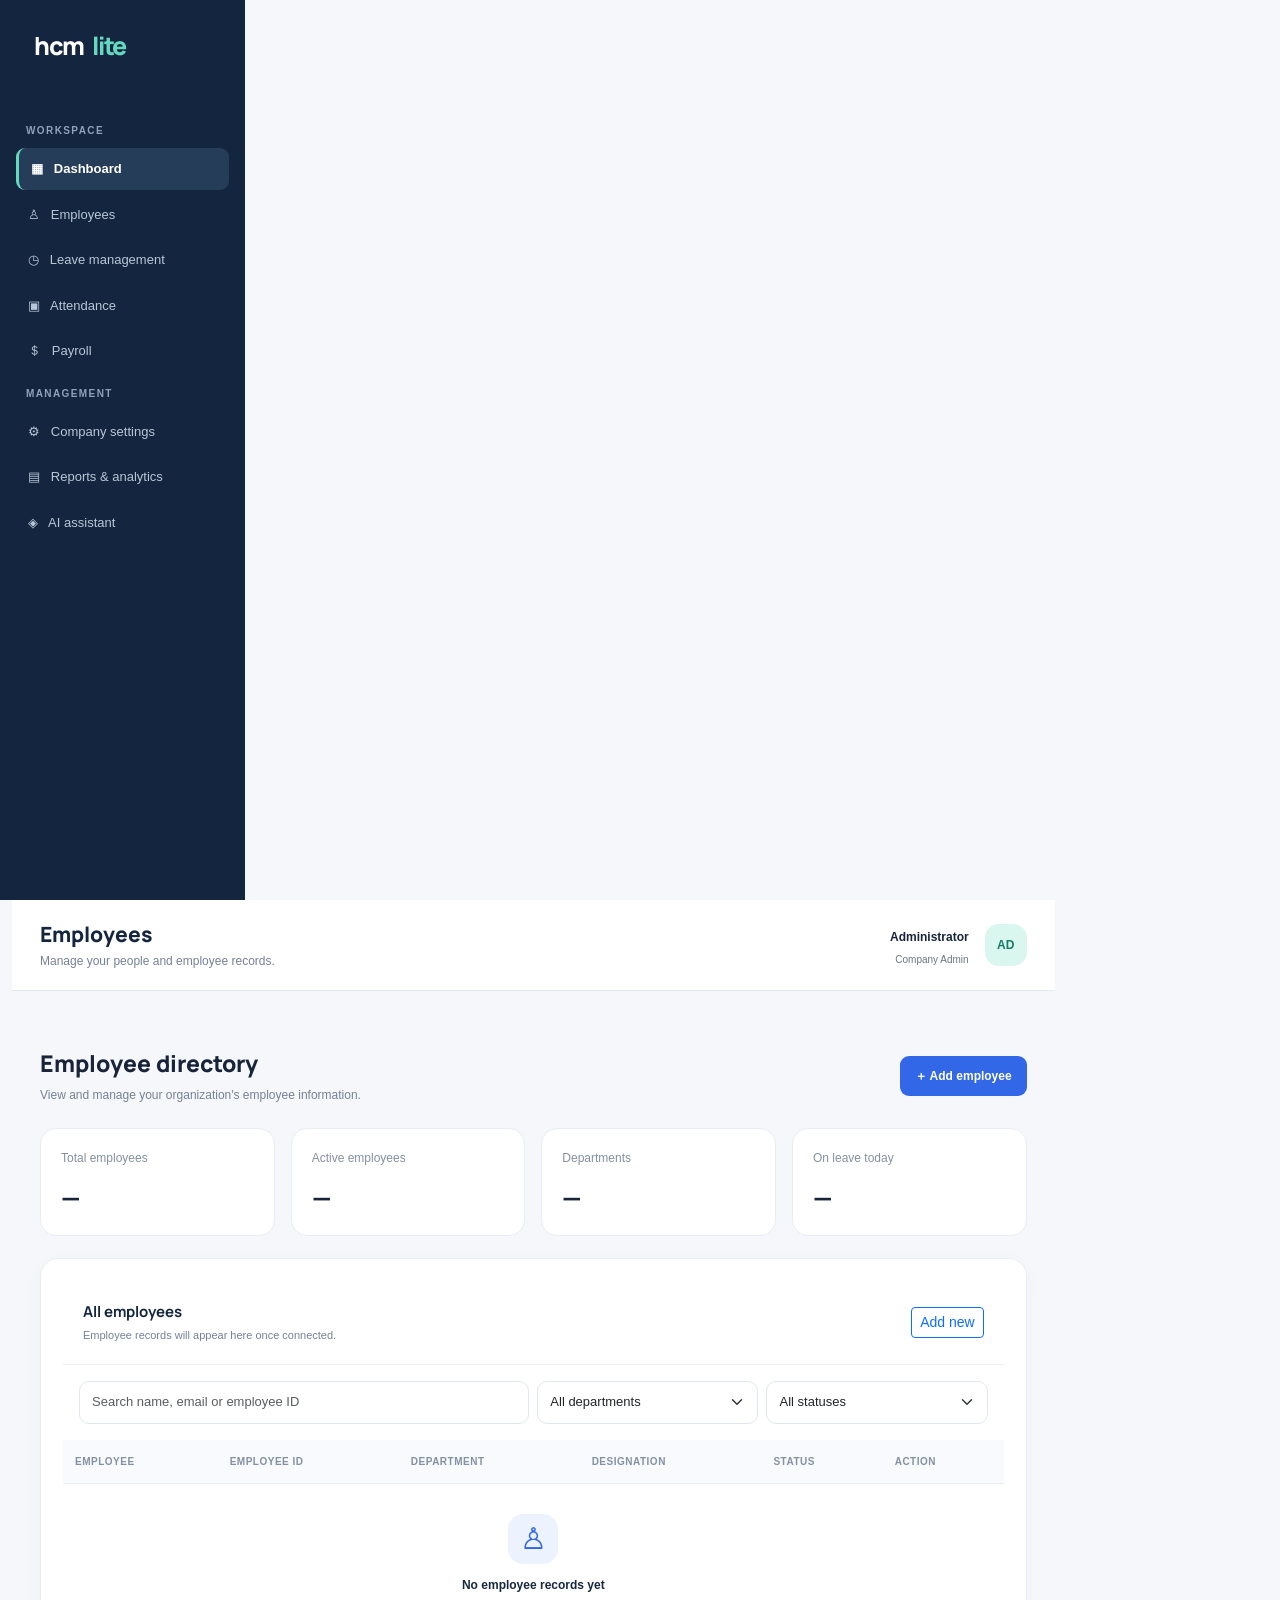
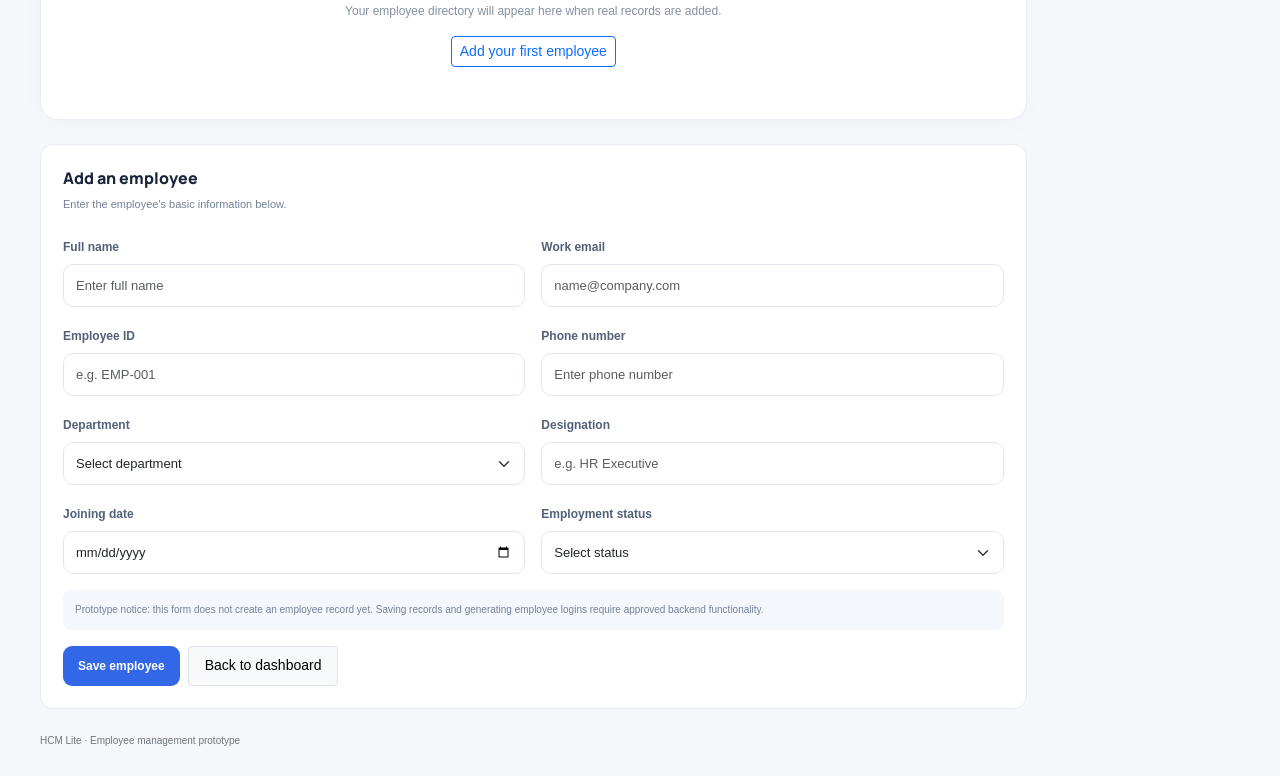
<file: pages/employees.html>
<!DOCTYPE html>
<html lang="en">
<head>
  <meta charset="UTF-8">
  <meta name="viewport" content="width=device-width, initial-scale=1.0">
  <title>Employees | HCM Lite</title>

  <link href="https://cdn.jsdelivr.net/npm/bootstrap@5.3.3/dist/css/bootstrap.min.css" rel="stylesheet">
  <link href="https://fonts.googleapis.com/css2?family=DM+Sans:wght@400;500;600;700&family=Manrope:wght@500;600;700;800&display=swap" rel="stylesheet">
  <link rel="stylesheet" href="../css/style.css">
</head>

<body>
<div class="container-fluid">
  <div class="row">

    <!-- SIDEBAR -->
    <!-- SIDEBAR -->
    <aside class="col-md-3 col-lg-2 sidebar">
      <a href="../index.html" class="side-brand">hcm<span>lite</span></a>

      <nav class="side-nav">
        <p class="side-label">WORKSPACE</p>
        <a href="admin.html" class="side-link active">▦ &nbsp; Dashboard</a>
        <a href="employees.html" class="side-link">♙ &nbsp; Employees</a>
        <a href="leave management.html" class="side-link">◷ &nbsp; Leave management</a>
        <a href="#" class="side-link">▣ &nbsp; Attendance</a>
        <a href="#" class="side-link">＄ &nbsp; Payroll</a>

        <p class="side-label">MANAGEMENT</p>
        <a href="settings.html" class="side-link">⚙ &nbsp; Company settings</a>
        <a href="#" class="side-link">▤ &nbsp; Reports & analytics</a>
        <a href="#" class="side-link">◈ &nbsp; AI assistant</a>
      </nav>
    </aside>

    <!-- MAIN -->
    <main class="col-md-9 col-lg-10 main-area">

      <header class="topbar">
        <div>
          <h1>Employees</h1>
          <p>Manage your people and employee records.</p>
        </div>
        <div class="d-flex align-items-center gap-3">
          <div class="text-end d-none d-sm-block">
            <strong style="font-size:12px">Administrator</strong>
            <p class="mb-0 text-secondary" style="font-size:10px">Company Admin</p>
          </div>
          <div class="avatar">AD</div>
        </div>
      </header>

      <div class="page-content">

        <!-- PAGE TITLE -->
        <div class="page-heading">
          <div>
            <h2>Employee directory</h2>
            <p>View and manage your organization's employee information.</p>
          </div>
          <a href="#add-employee" class="btn primary-action">＋ Add employee</a>
        </div>

        <!-- SUMMARY CARDS -->
        <div class="row g-3">
          <div class="col-6 col-xl-3">
            <div class="stat-card">
              <div class="stat-label">Total employees</div>
              <div class="stat-number">—</div>
            </div>
          </div>

          <div class="col-6 col-xl-3">
            <div class="stat-card">
              <div class="stat-label">Active employees</div>
              <div class="stat-number">—</div>
            </div>
          </div>

          <div class="col-6 col-xl-3">
            <div class="stat-card">
              <div class="stat-label">Departments</div>
              <div class="stat-number">—</div>
            </div>
          </div>

          <div class="col-6 col-xl-3">
            <div class="stat-card">
              <div class="stat-label">On leave today</div>
              <div class="stat-number">—</div>
            </div>
          </div>
        </div>

        <!-- EMPLOYEE TABLE -->
        <section class="panel">
          <div class="panel-header">
            <div>
              <h3>All employees</h3>
              <p>Employee records will appear here once connected.</p>
            </div>
            <a href="#add-employee" class="btn btn-outline-primary btn-sm">
              Add new
            </a>
          </div>

          <div class="p-3">
            <div class="row g-2">
              <div class="col-lg-6">
                <label for="search" class="visually-hidden">Search employees</label>
                <input
                  id="search"
                  type="search"
                  class="form-control filter-control"
                  placeholder="Search name, email or employee ID">
              </div>

              <div class="col-sm-6 col-lg-3">
                <label for="department" class="visually-hidden">Department</label>
                <select id="department" class="form-select filter-control">
                  <option selected>All departments</option>
                  <option>Human Resources</option>
                  <option>Engineering</option>
                  <option>Finance</option>
                  <option>Marketing</option>
                </select>
              </div>

              <div class="col-sm-6 col-lg-3">
                <label for="status" class="visually-hidden">Status</label>
                <select id="status" class="form-select filter-control">
                  <option selected>All statuses</option>
                  <option>Active</option>
                  <option>On leave</option>
                  <option>Inactive</option>
                </select>
              </div>
            </div>
          </div>

          <div class="table-responsive">
            <table class="table">
              <thead>
                <tr>
                  <th>EMPLOYEE</th>
                  <th>EMPLOYEE ID</th>
                  <th>DEPARTMENT</th>
                  <th>DESIGNATION</th>
                  <th>STATUS</th>
                  <th>ACTION</th>
                </tr>
              </thead>
              <tbody>
                <!-- Intentionally empty: no fake employee records -->
              </tbody>
            </table>
          </div>

          <div class="empty-state">
            <div class="empty-icon">♙</div>
            <strong class="d-block mb-2" style="color:#19283d">
              No employee records yet
            </strong>
            Your employee directory will appear here when real records are added.
            <div class="mt-3">
              <a href="#add-employee" class="btn btn-outline-primary btn-sm">
                Add your first employee
              </a>
            </div>
          </div>
        </section>

        <!-- ADD EMPLOYEE FORM -->
        <section class="form-panel mt-4" id="add-employee">
          <h3>Add an employee</h3>
          <p>Enter the employee's basic information below.</p>

          <form action="#" method="post">
            <div class="row g-3">

              <div class="col-md-6">
                <label for="full-name" class="form-label">Full name</label>
                <input id="full-name" name="full-name" type="text"
                  class="form-control custom-field"
                  placeholder="Enter full name" required>
              </div>

              <div class="col-md-6">
                <label for="employee-email" class="form-label">Work email</label>
                <input id="employee-email" name="employee-email" type="email"
                  class="form-control custom-field"
                  placeholder="name@company.com" required>
              </div>

              <div class="col-md-6">
                <label for="employee-id" class="form-label">Employee ID</label>
                <input id="employee-id" name="employee-id" type="text"
                  class="form-control custom-field"
                  placeholder="e.g. EMP-001" required>
              </div>

              <div class="col-md-6">
                <label for="phone" class="form-label">Phone number</label>
                <input id="phone" name="phone" type="tel"
                  class="form-control custom-field"
                  placeholder="Enter phone number">
              </div>

              <div class="col-md-6">
                <label for="department-form" class="form-label">Department</label>
                <select id="department-form" name="department"
                  class="form-select custom-field" required>
                  <option value="" selected disabled>Select department</option>
                  <option>Human Resources</option>
                  <option>Engineering</option>
                  <option>Finance</option>
                  <option>Marketing</option>
                  <option>Operations</option>
                </select>
              </div>

              <div class="col-md-6">
                <label for="designation" class="form-label">Designation</label>
                <input id="designation" name="designation" type="text"
                  class="form-control custom-field"
                  placeholder="e.g. HR Executive" required>
              </div>

              <div class="col-md-6">
                <label for="joining-date" class="form-label">Joining date</label>
                <input id="joining-date" name="joining-date" type="date"
                  class="form-control custom-field" required>
              </div>

              <div class="col-md-6">
                <label for="employee-status" class="form-label">Employment status</label>
                <select id="employee-status" name="employee-status"
                  class="form-select custom-field" required>
                  <option value="" selected disabled>Select status</option>
                  <option>Active</option>
                  <option>On leave</option>
                  <option>Inactive</option>
                </select>
              </div>

              <div class="col-12">
                <div class="note">
                  Prototype notice: this form does not create an employee record yet.
                  Saving records and generating employee logins require approved backend functionality.
                </div>
              </div>

              <div class="col-12 d-flex flex-wrap gap-2">
                <button type="button" class="btn primary-action">
                  Save employee
                </button>
                <a href="admin.html" class="btn btn-light border btn-sm px-3 py-2">
                  Back to dashboard
                </a>
              </div>
            </div>
          </form>
        </section>

        <p class="text-secondary mt-4 mb-0" style="font-size:10px">
          HCM Lite · Employee management prototype
        </p>
      </div>
    </main>
  </div>
</div>
</body>
</html>
</file>
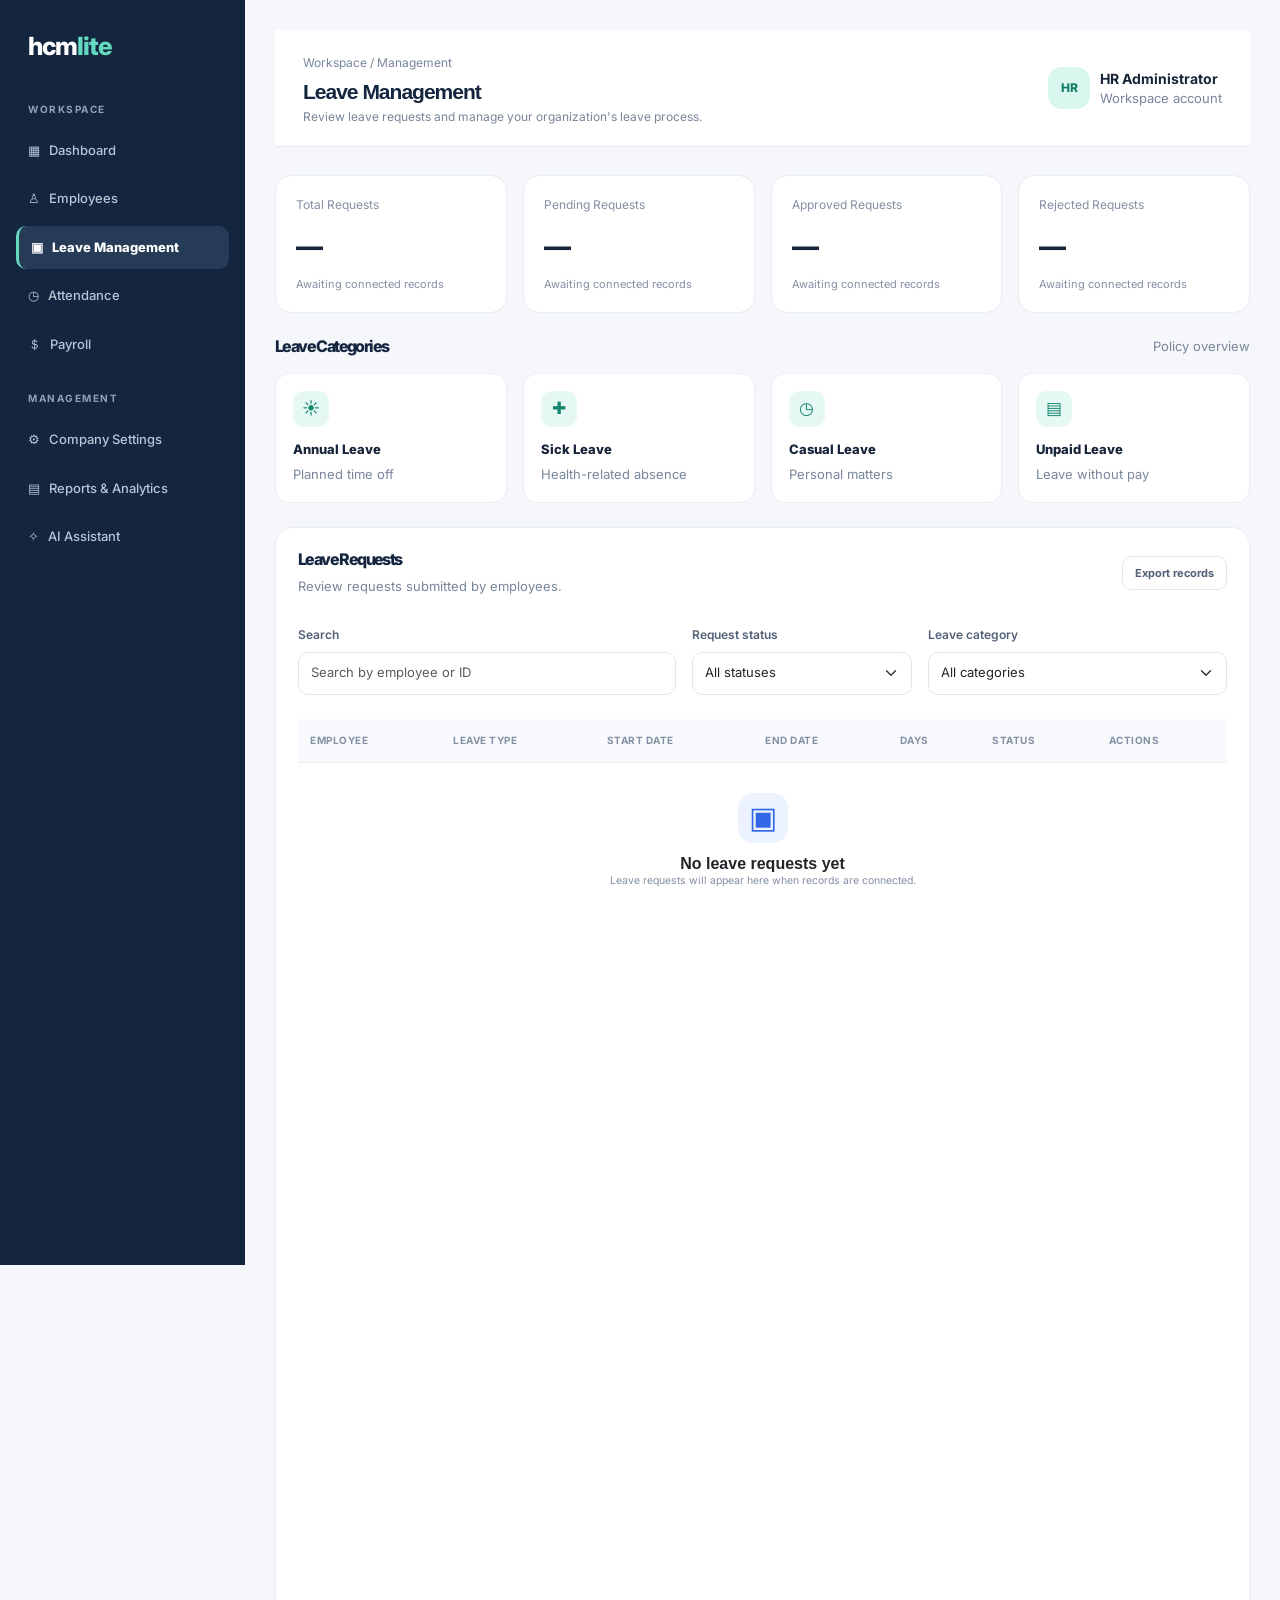
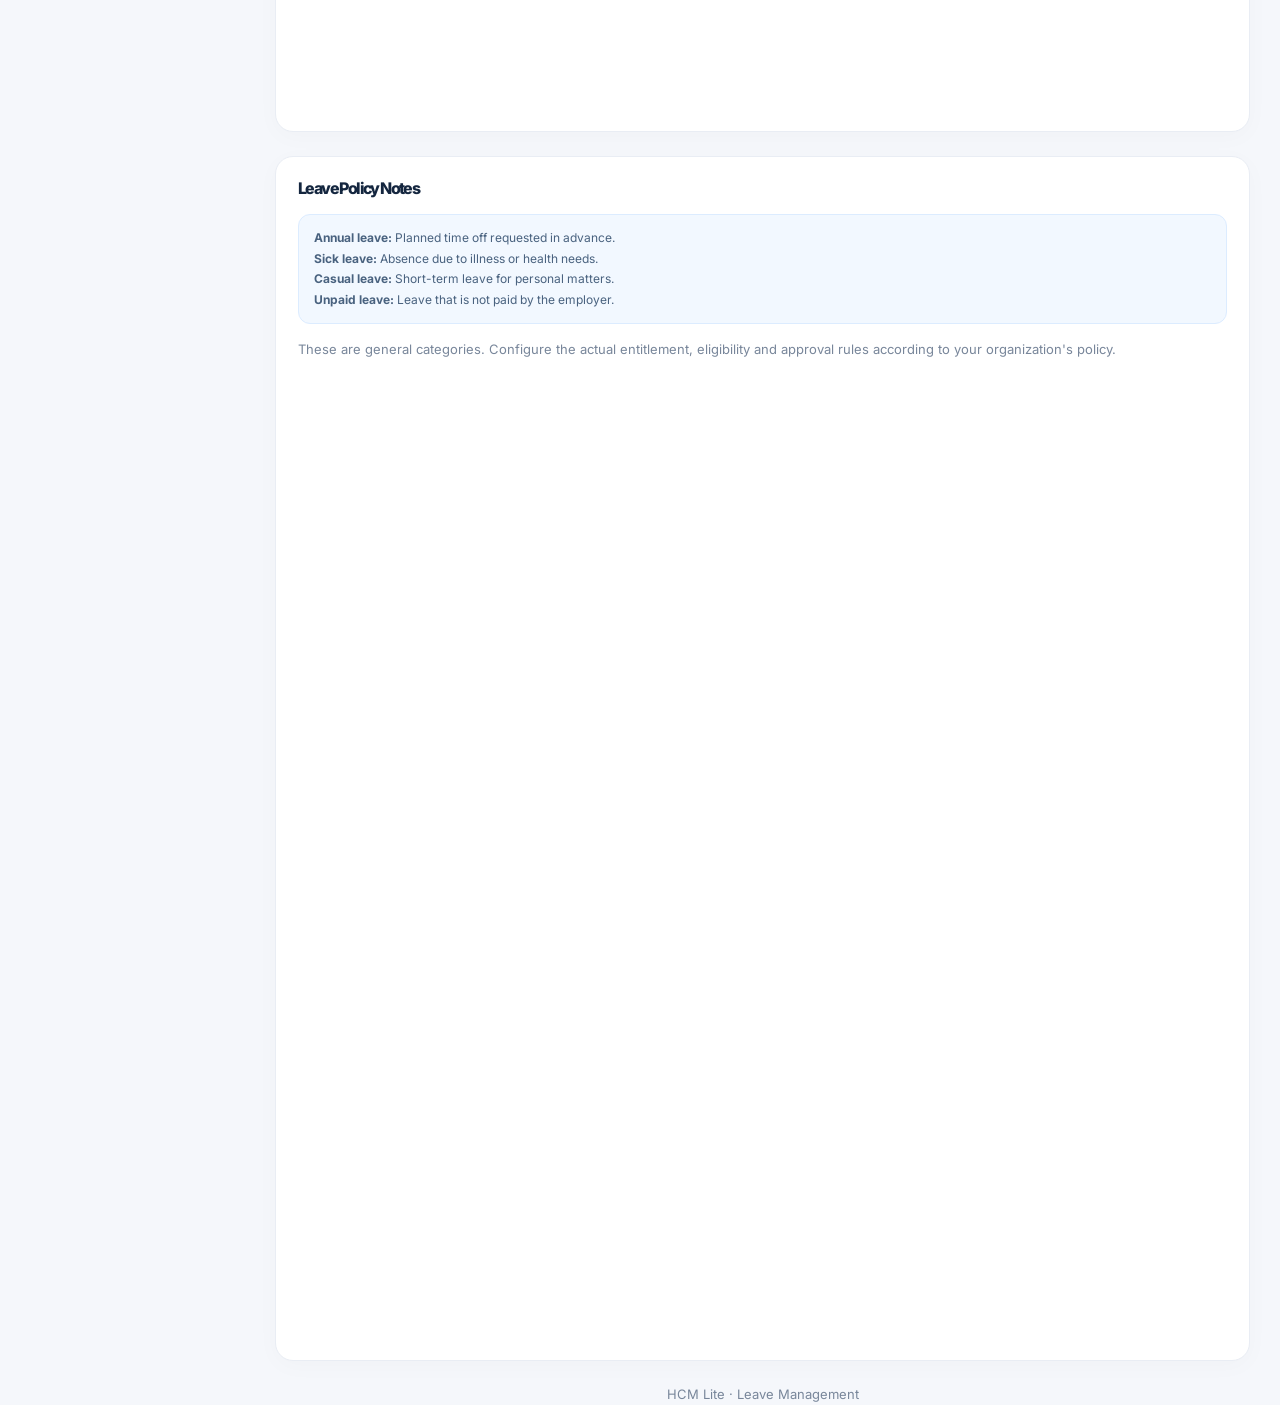
<file: pages/leave management.html>
<!DOCTYPE html>
<html lang="en">
<head>
  <meta charset="UTF-8">
  <meta name="viewport" content="width=device-width, initial-scale=1.0">
  <title>Leave Management | HCM Lite</title>

  <!-- Bootstrap CSS only: no JavaScript -->
  <link
    href="https://cdn.jsdelivr.net/npm/bootstrap@5.3.3/dist/css/bootstrap.min.css"
    rel="stylesheet"
  >

  <link rel="stylesheet" href="../css/style.css">

  <link rel="preconnect" href="https://fonts.googleapis.com">
  <link rel="preconnect" href="https://fonts.gstatic.com" crossorigin>
  <link
    href="https://fonts.googleapis.com/css2?family=Inter:wght@400;500;600;700;800&display=swap"
    rel="stylesheet">
</head>

<body>
  <div class="app-layout">

    <!-- Sidebar -->
    <!-- SIDEBAR -->
     <aside class="sidebar">
      <a class="brand" href="../index.html">hcm<span>lite</span></a>

      <nav aria-label="Main navigation">
        <p class="nav-label">WORKSPACE</p>

        <a class="nav-link" href="admin.html">▦ &nbsp; Dashboard</a>
        <a class="nav-link" href="employees.html">♙ &nbsp; Employees</a>
        <a class="nav-link active" href="leave management.html">▣ &nbsp; Leave Management</a>
        <a class="nav-link" href="#">◷ &nbsp; Attendance</a>
        <a class="nav-link" href="#">＄ &nbsp; Payroll</a>

        <p class="nav-label">MANAGEMENT</p>

         <a class="nav-link" href="settings.html">⚙ &nbsp; Company Settings</a>
        <a class="nav-link" href="#">▤ &nbsp; Reports & Analytics</a>
        <a class="nav-link" href="#">✧ &nbsp; AI Assistant</a>
      </nav>
    </aside>

    <!-- Main content -->
    <main class="main-content">

      <header class="topbar">
        <div>
          <p class="muted mb-2">Workspace / Management</p>
          <h1 class="page-title">Leave Management</h1>
          <p class="muted mb-0">
            Review leave requests and manage your organization's leave process.
          </p>
        </div>

        <div class="profile">
          <div class="avatar">HR</div>
          <div>
            <div class="fw-bold small">HR Administrator</div>
            <div class="muted">Workspace account</div>
          </div>
        </div>
      </header>

      <!-- Leave statistics -->
      <section class="row g-3 mb-4" aria-label="Leave statistics">
        <div class="col-6 col-xl-3">
          <div class="stat-card">
            <div class="stat-label">Total Requests</div>
            <div class="stat-value">—</div>
            <div class="stat-note">Awaiting connected records</div>
          </div>
        </div>

        <div class="col-6 col-xl-3">
          <div class="stat-card">
            <div class="stat-label">Pending Requests</div>
            <div class="stat-value">—</div>
            <div class="stat-note">Awaiting connected records</div>
          </div>
        </div>

        <div class="col-6 col-xl-3">
          <div class="stat-card">
            <div class="stat-label">Approved Requests</div>
            <div class="stat-value">—</div>
            <div class="stat-note">Awaiting connected records</div>
          </div>
        </div>

        <div class="col-6 col-xl-3">
          <div class="stat-card">
            <div class="stat-label">Rejected Requests</div>
            <div class="stat-value">—</div>
            <div class="stat-note">Awaiting connected records</div>
          </div>
        </div>
      </section>

      <!-- Leave categories -->
      <section class="mb-4">
        <div class="d-flex flex-wrap justify-content-between align-items-center gap-2 mb-3">
          <h2 class="section-title">Leave Categories</h2>
          <span class="muted">Policy overview</span>
        </div>

        <div class="row g-3">
          <div class="col-6 col-lg-3">
            <div class="leave-type">
              <div class="type-icon">☀</div>
              <div class="type-name">Annual Leave</div>
              <div class="muted">Planned time off</div>
            </div>
          </div>

          <div class="col-6 col-lg-3">
            <div class="leave-type">
              <div class="type-icon">✚</div>
              <div class="type-name">Sick Leave</div>
              <div class="muted">Health-related absence</div>
            </div>
          </div>

          <div class="col-6 col-lg-3">
            <div class="leave-type">
              <div class="type-icon">◷</div>
              <div class="type-name">Casual Leave</div>
              <div class="muted">Personal matters</div>
            </div>
          </div>

          <div class="col-6 col-lg-3">
            <div class="leave-type">
              <div class="type-icon">▤</div>
              <div class="type-name">Unpaid Leave</div>
              <div class="muted">Leave without pay</div>
            </div>
          </div>
        </div>
      </section>

      <!-- Requests table -->
      <section class="panel mb-4">
        <div class="d-flex flex-wrap justify-content-between align-items-center gap-3 mb-4">
          <div>
            <h2 class="section-title mb-2">Leave Requests</h2>
            <p class="muted mb-0">
              Review requests submitted by employees.
            </p>
          </div>

          <button type="button" class="btn-outline-soft">
            Export records
          </button>
        </div>

        <!-- These controls are visual until a permitted backend or logic layer is added. -->
        <form class="row g-3 mb-4">
          <div class="col-12 col-md-5">
            <label for="searchRequests" class="form-label">Search</label>
            <input
              type="search"
              id="searchRequests"
              class="form-control"
              placeholder="Search by employee or ID"
            >
          </div>

          <div class="col-6 col-md-3">
            <label for="statusFilter" class="form-label">Request status</label>
            <select id="statusFilter" class="form-select">
              <option value="">All statuses</option>
              <option>Pending</option>
              <option>Approved</option>
              <option>Rejected</option>
            </select>
          </div>

          <div class="col-6 col-md-4">
            <label for="typeFilter" class="form-label">Leave category</label>
            <select id="typeFilter" class="form-select">
              <option value="">All categories</option>
              <option>Annual Leave</option>
              <option>Sick Leave</option>
              <option>Casual Leave</option>
              <option>Unpaid Leave</option>
            </select>
          </div>
        </form>

        <div class="table-responsive">
          <table class="table">
            <thead>
              <tr>
                <th>Employee</th>
                <th>Leave Type</th>
                <th>Start Date</th>
                <th>End Date</th>
                <th>Days</th>
                <th>Status</th>
                <th>Actions</th>
              </tr>
            </thead>

            <tbody>
              <!-- Real leave requests will appear here after data integration. -->
            </tbody>
          </table>
        </div>

        <div class="empty-state">
          <div class="empty-icon">▣</div>
          <h3 class="fs-6 fw-bold text-dark">No leave requests yet</h3>
          <p class="small mb-0">
            Leave requests will appear here when records are connected.
          </p>
        </div>
      </section>

      <!-- Policy note -->
      <section class="panel">
        <h2 class="section-title mb-3">Leave Policy Notes</h2>

        <div class="small-note mb-3">
          <strong>Annual leave:</strong> Planned time off requested in advance.
          <br>
          <strong>Sick leave:</strong> Absence due to illness or health needs.
          <br>
          <strong>Casual leave:</strong> Short-term leave for personal matters.
          <br>
          <strong>Unpaid leave:</strong> Leave that is not paid by the employer.
        </div>

        <p class="muted mb-0">
          These are general categories. Configure the actual entitlement,
          eligibility and approval rules according to your organization's policy.
        </p>
      </section>

      <footer class="text-center muted mt-4">
        HCM Lite · Leave Management
      </footer>

    </main>
  </div>
</body>
</html>
</file>
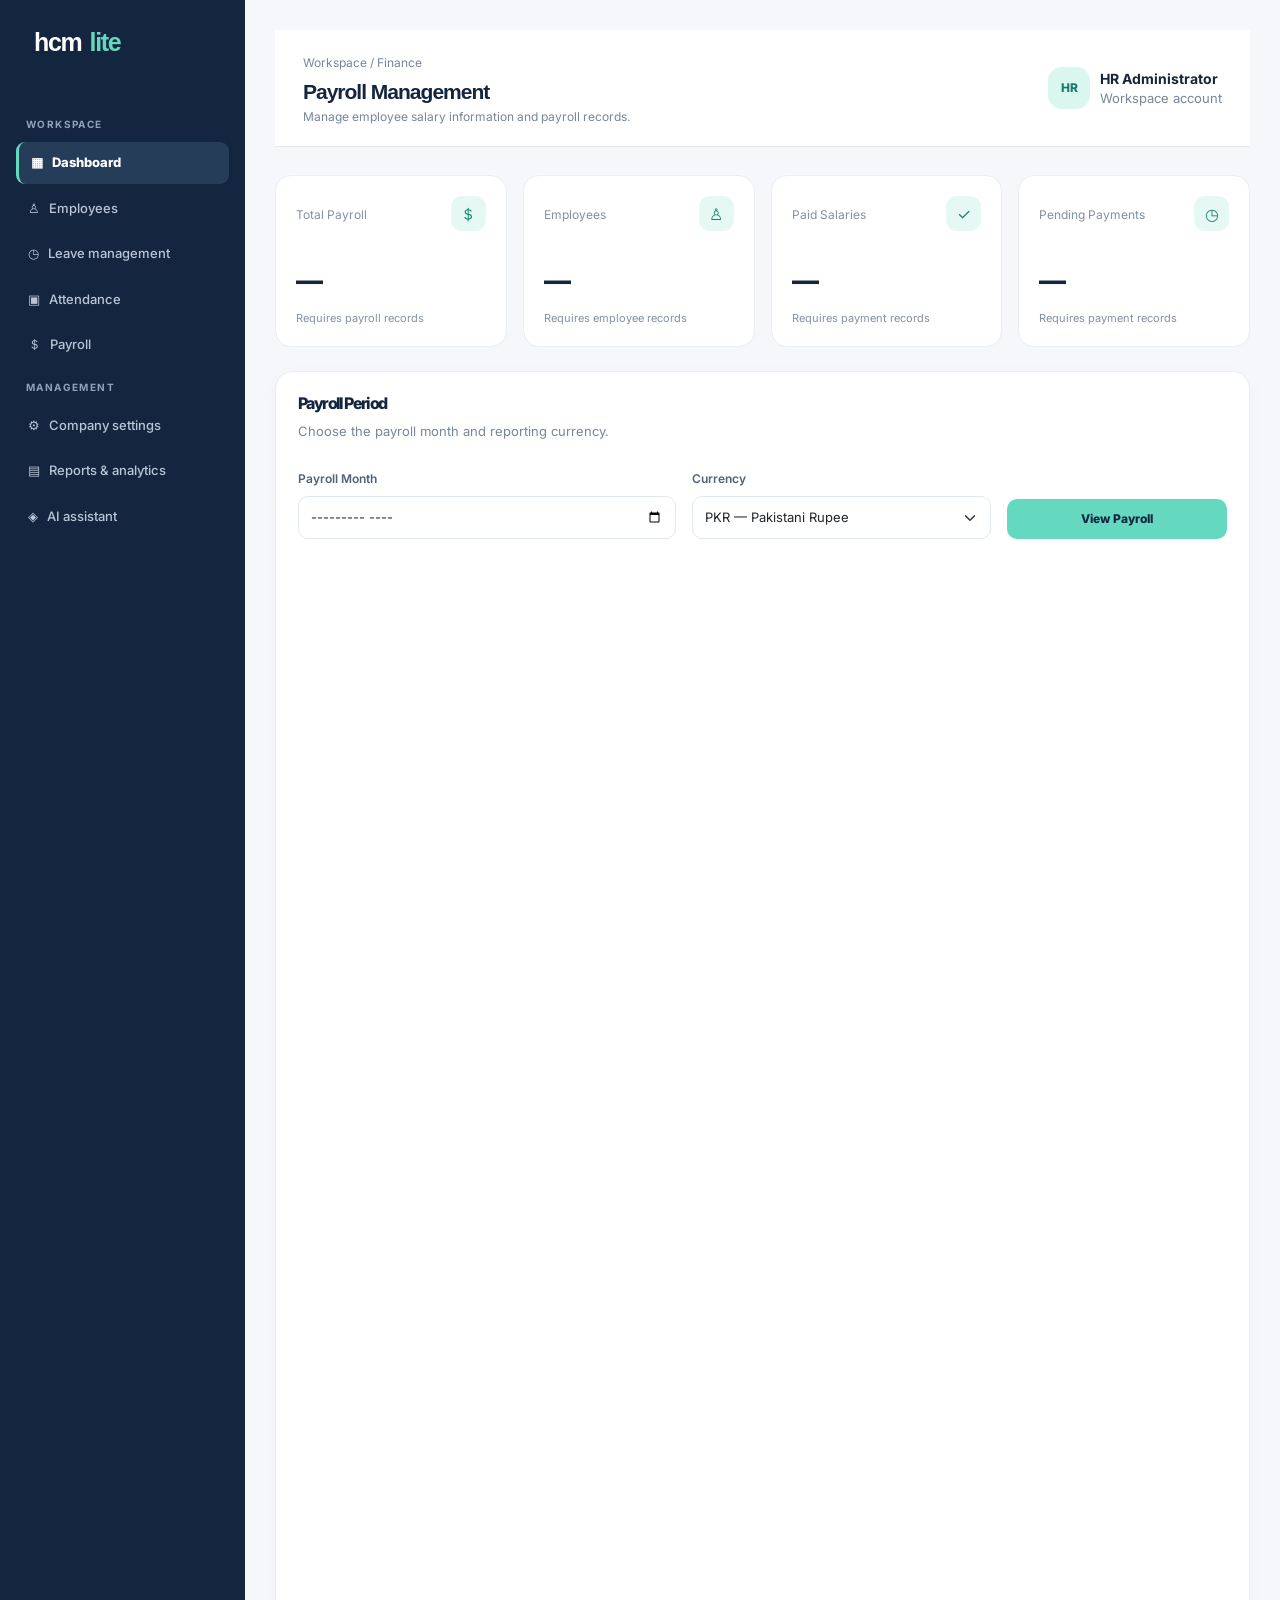
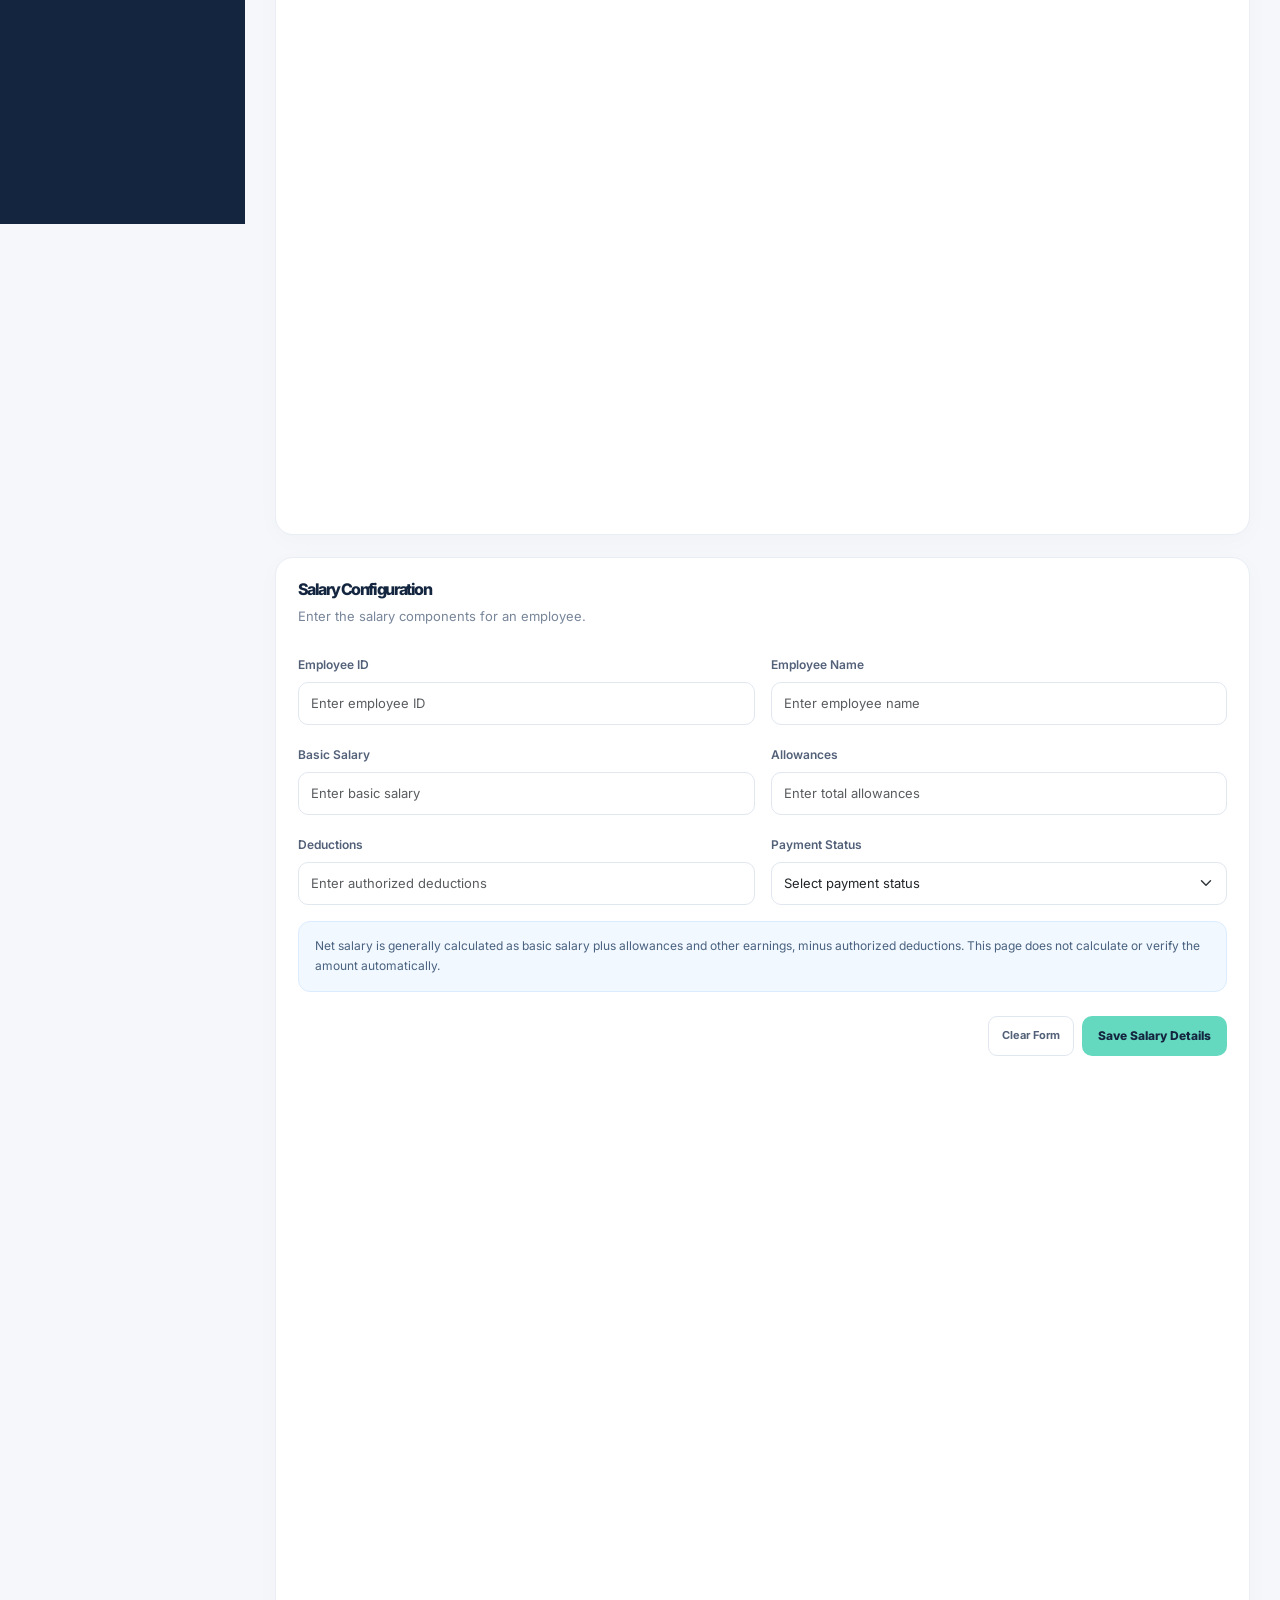
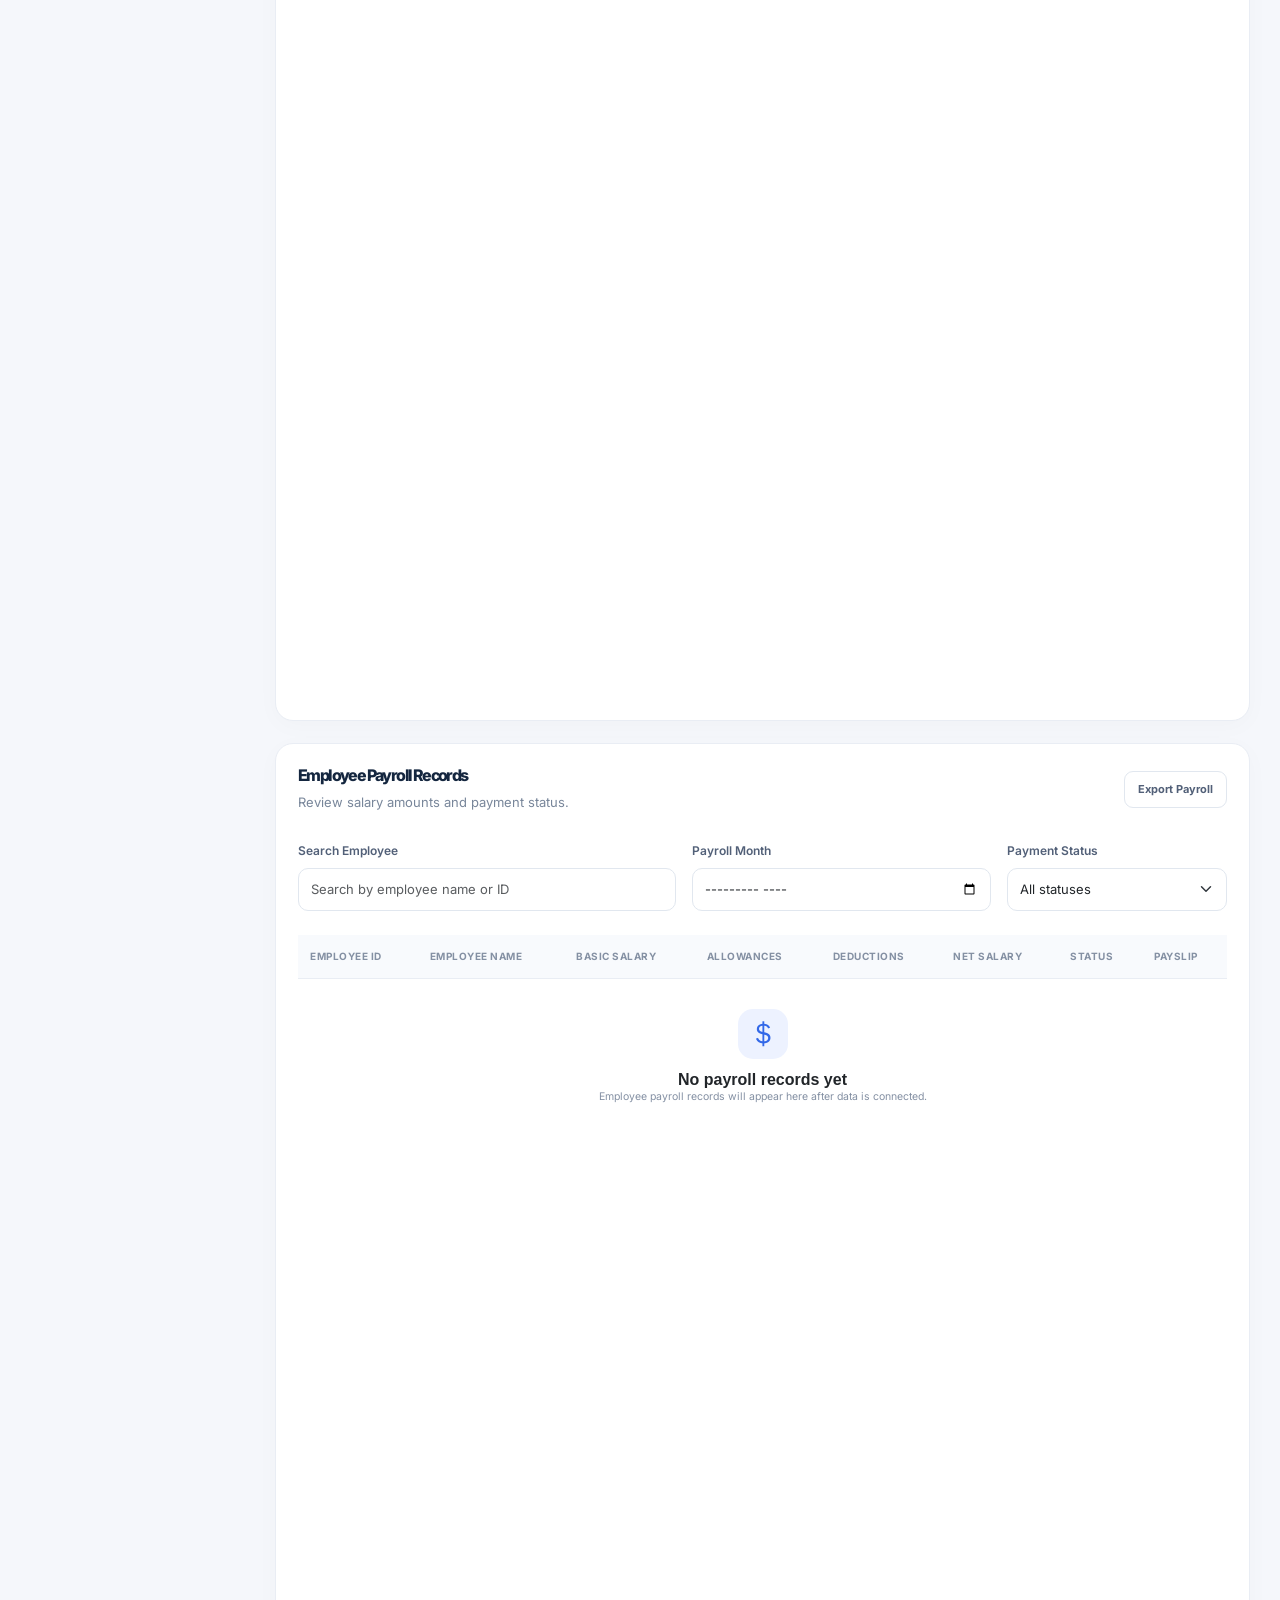
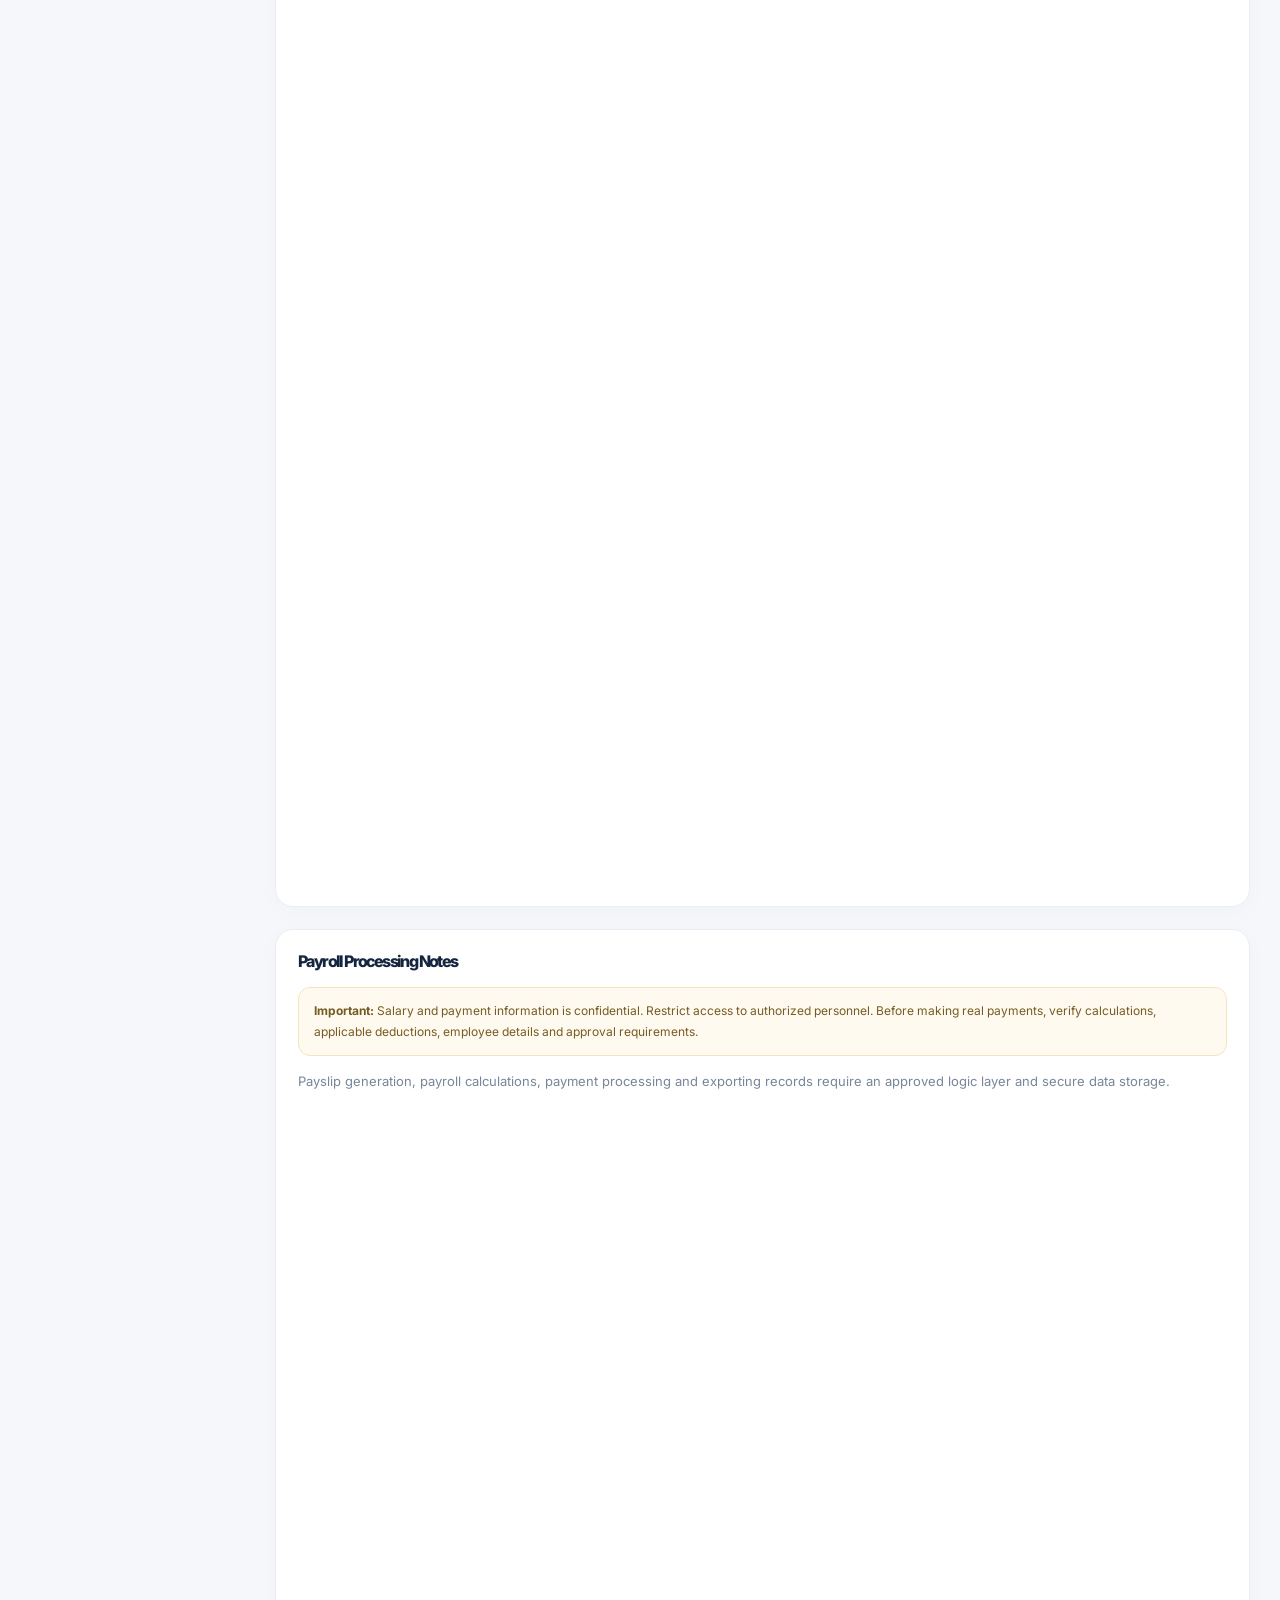
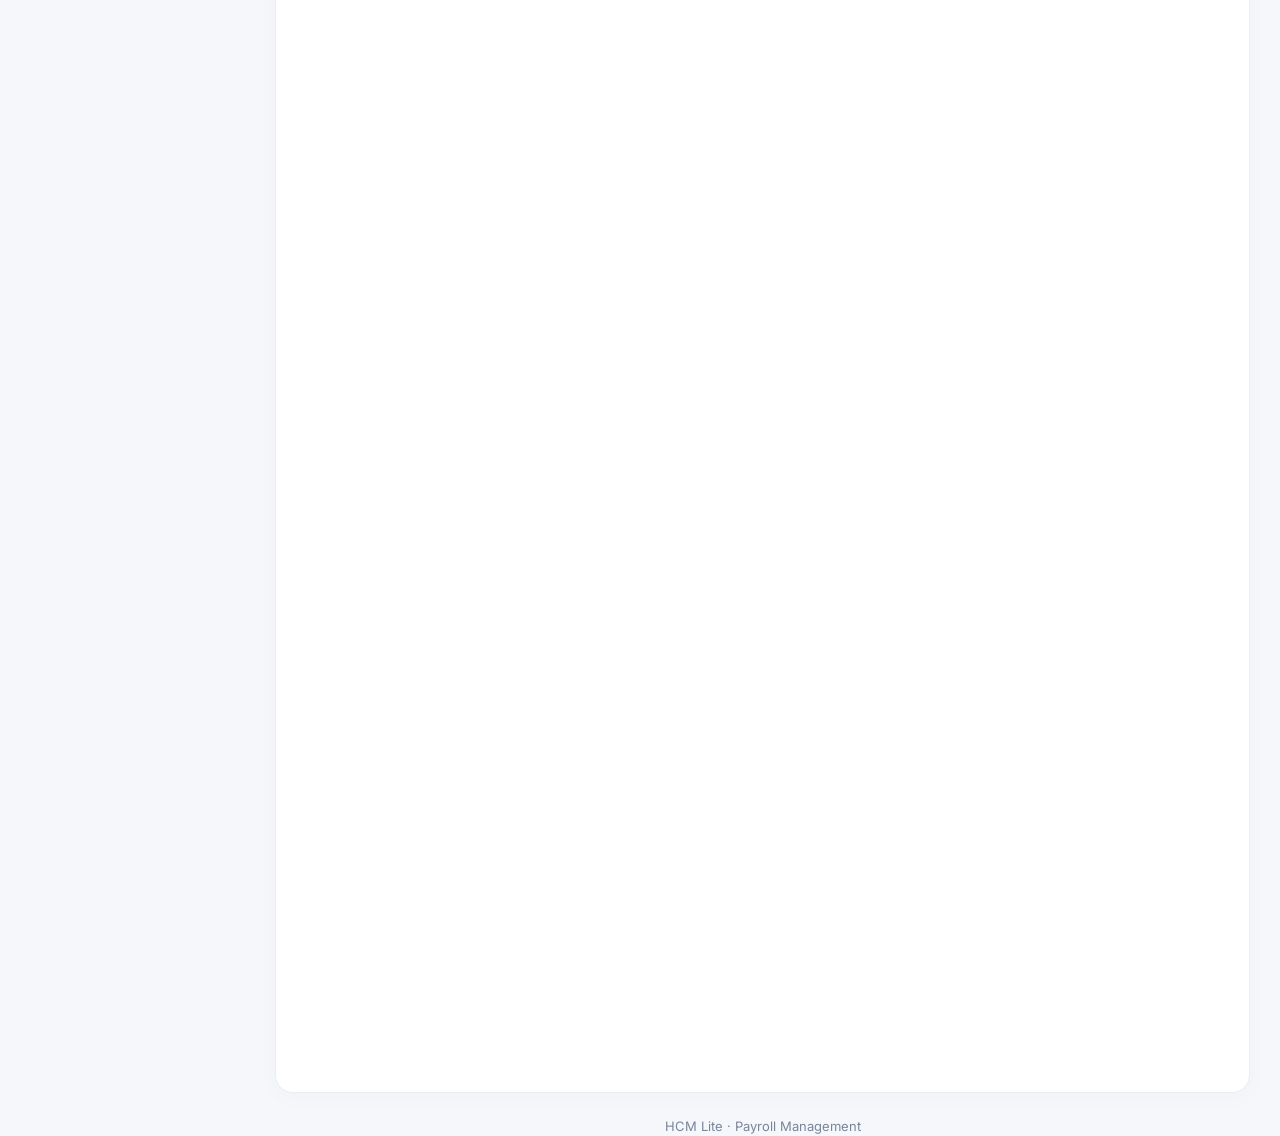
<file: pages/payroll.html>
<!DOCTYPE html>
<html lang="en">
<head>
  <meta charset="UTF-8">
  <meta name="viewport" content="width=device-width, initial-scale=1.0">
  <title>Payroll Management | HCM Lite</title>

  <!-- Bootstrap CSS only; no JavaScript -->
  <link
    href="https://cdn.jsdelivr.net/npm/bootstrap@5.3.3/dist/css/bootstrap.min.css"
    rel="stylesheet"
  >

  <link rel="stylesheet" href="../css/style.css">

  <link rel="preconnect" href="https://fonts.googleapis.com">
  <link rel="preconnect" href="https://fonts.gstatic.com" crossorigin>
  <link
    href="https://fonts.googleapis.com/css2?family=Inter:wght@400;500;600;700;800&display=swap"
    rel="stylesheet"
  >

</head>

<body>
  <div class="app-layout">

    <!-- Sidebar -->
    <!-- SIDEBAR -->
    <aside class="col-md-3 col-lg-2 sidebar">
      <a href="../index.html" class="side-brand">hcm<span>lite</span></a>

      <nav class="side-nav">
        <p class="side-label">WORKSPACE</p>
        <a href="admin.html" class="side-link active">▦ &nbsp; Dashboard</a>
        <a href="employees.html" class="side-link">♙ &nbsp; Employees</a>
        <a href="leave management.html" class="side-link">◷ &nbsp; Leave management</a>
        <a href="#" class="side-link">▣ &nbsp; Attendance</a>
        <a href="#" class="side-link">＄ &nbsp; Payroll</a>

        <p class="side-label">MANAGEMENT</p>
        <a href="settings.html" class="side-link">⚙ &nbsp; Company settings</a>
        <a href="#" class="side-link">▤ &nbsp; Reports & analytics</a>
        <a href="#" class="side-link">◈ &nbsp; AI assistant</a>
      </nav>
    </aside>
    <!-- Main content -->
    <main class="main-content">

      <header class="topbar">
        <div>
          <p class="muted mb-2">Workspace / Finance</p>
          <h1 class="page-title">Payroll Management</h1>
          <p class="muted mb-0">
            Manage employee salary information and payroll records.
          </p>
        </div>

        <div class="profile">
          <div class="avatar">HR</div>
          <div>
            <div class="fw-bold small">HR Administrator</div>
            <div class="muted">Workspace account</div>
          </div>
        </div>
      </header>

      <!-- Payroll overview -->
      <section class="row g-3 mb-4" aria-label="Payroll overview">

        <div class="col-6 col-xl-3">
          <div class="stat-card">
            <div class="stat-top">
              <span class="stat-label">Total Payroll</span>
              <span class="stat-icon">＄</span>
            </div>
            <div class="stat-value">—</div>
            <div class="stat-note">Requires payroll records</div>
          </div>
        </div>

        <div class="col-6 col-xl-3">
          <div class="stat-card">
            <div class="stat-top">
              <span class="stat-label">Employees</span>
              <span class="stat-icon">♙</span>
            </div>
            <div class="stat-value">—</div>
            <div class="stat-note">Requires employee records</div>
          </div>
        </div>

        <div class="col-6 col-xl-3">
          <div class="stat-card">
            <div class="stat-top">
              <span class="stat-label">Paid Salaries</span>
              <span class="stat-icon">✓</span>
            </div>
            <div class="stat-value">—</div>
            <div class="stat-note">Requires payment records</div>
          </div>
        </div>

        <div class="col-6 col-xl-3">
          <div class="stat-card">
            <div class="stat-top">
              <span class="stat-label">Pending Payments</span>
              <span class="stat-icon">◷</span>
            </div>
            <div class="stat-value">—</div>
            <div class="stat-note">Requires payment records</div>
          </div>
        </div>

      </section>

      <!-- Payroll period -->
      <section class="panel">
        <div class="mb-4">
          <h2 class="section-title mb-2">Payroll Period</h2>
          <p class="muted mb-0">
            Choose the payroll month and reporting currency.
          </p>
        </div>

        <form>
          <div class="row g-3 align-items-end">
            <div class="col-12 col-md-5">
              <label for="payrollMonth" class="form-label">Payroll Month</label>
              <input
                type="month"
                id="payrollMonth"
                class="form-control"
              >
            </div>

            <div class="col-12 col-md-4">
              <label for="payrollCurrency" class="form-label">Currency</label>
              <select id="payrollCurrency" class="form-select">
                <option>PKR — Pakistani Rupee</option>
                <option>USD — US Dollar</option>
                <option>AED — UAE Dirham</option>
              </select>
            </div>

            <div class="col-12 col-md-3">
              <button type="button" class="btn-teal w-100">
                View Payroll
              </button>
            </div>
          </div>
        </form>
      </section>

      <!-- Salary configuration -->
      <section class="panel">
        <div class="mb-4">
          <h2 class="section-title mb-2">Salary Configuration</h2>
          <p class="muted mb-0">
            Enter the salary components for an employee.
          </p>
        </div>

        <form>
          <div class="row g-3">

            <div class="col-12 col-md-6">
              <label for="employeeId" class="form-label">Employee ID</label>
              <input
                type="text"
                id="employeeId"
                class="form-control"
                placeholder="Enter employee ID"
              >
            </div>

            <div class="col-12 col-md-6">
              <label for="employeeName" class="form-label">Employee Name</label>
              <input
                type="text"
                id="employeeName"
                class="form-control"
                placeholder="Enter employee name"
              >
            </div>

            <div class="col-12 col-md-6">
              <label for="basicSalary" class="form-label">Basic Salary</label>
              <input
                type="number"
                id="basicSalary"
                class="form-control"
                min="0"
                step="0.01"
                placeholder="Enter basic salary"
              >
            </div>

            <div class="col-12 col-md-6">
              <label for="allowances" class="form-label">Allowances</label>
              <input
                type="number"
                id="allowances"
                class="form-control"
                min="0"
                step="0.01"
                placeholder="Enter total allowances"
              >
            </div>

            <div class="col-12 col-md-6">
              <label for="deductions" class="form-label">Deductions</label>
              <input
                type="number"
                id="deductions"
                class="form-control"
                min="0"
                step="0.01"
                placeholder="Enter authorized deductions"
              >
            </div>

            <div class="col-12 col-md-6">
              <label for="paymentStatus" class="form-label">Payment Status</label>
              <select id="paymentStatus" class="form-select">
                <option value="">Select payment status</option>
                <option>Pending</option>
                <option>Paid</option>
                <option>On Hold</option>
              </select>
            </div>

            <div class="col-12">
              <div class="notice">
                Net salary is generally calculated as basic salary plus
                allowances and other earnings, minus authorized deductions.
                This page does not calculate or verify the amount automatically.
              </div>
            </div>
          </div>

          <div class="d-flex flex-wrap justify-content-end gap-2 mt-4">
            <button type="reset" class="btn-soft">Clear Form</button>
            <button type="button" class="btn-teal">
              Save Salary Details
            </button>
          </div>
        </form>
      </section>

      <!-- Payroll table -->
      <section class="panel">
        <div class="d-flex flex-wrap justify-content-between align-items-center gap-3 mb-4">
          <div>
            <h2 class="section-title mb-2">Employee Payroll Records</h2>
            <p class="muted mb-0">
              Review salary amounts and payment status.
            </p>
          </div>

          <button type="button" class="btn-soft">
            Export Payroll
          </button>
        </div>

        <form class="row g-3 mb-4">
          <div class="col-12 col-md-5">
            <label for="searchPayroll" class="form-label">Search Employee</label>
            <input
              type="search"
              id="searchPayroll"
              class="form-control"
              placeholder="Search by employee name or ID"
            >
          </div>

          <div class="col-12 col-md-4">
            <label for="payrollFilterMonth" class="form-label">Payroll Month</label>
            <input
              type="month"
              id="payrollFilterMonth"
              class="form-control"
            >
          </div>

          <div class="col-12 col-md-3">
            <label for="payrollFilterStatus" class="form-label">Payment Status</label>
            <select id="payrollFilterStatus" class="form-select">
              <option value="">All statuses</option>
              <option>Pending</option>
              <option>Paid</option>
              <option>On Hold</option>
            </select>
          </div>
        </form>

        <div class="table-responsive">
          <table class="table">
            <thead>
              <tr>
                <th>Employee ID</th>
                <th>Employee Name</th>
                <th>Basic Salary</th>
                <th>Allowances</th>
                <th>Deductions</th>
                <th>Net Salary</th>
                <th>Status</th>
                <th>Payslip</th>
              </tr>
            </thead>

            <tbody>
              <!-- Real payroll records will be connected when data storage is available. -->
            </tbody>
          </table>
        </div>

        <div class="empty-state">
          <div class="empty-icon">＄</div>
          <h3 class="fs-6 fw-bold text-dark">No payroll records yet</h3>
          <p class="small mb-0">
            Employee payroll records will appear here after data is connected.
          </p>
        </div>
      </section>

      <!-- Payroll safety -->
      <section class="panel">
        <h2 class="section-title mb-3">Payroll Processing Notes</h2>

        <div class="security-note">
          <strong>Important:</strong> Salary and payment information is
          confidential. Restrict access to authorized personnel. Before making
          real payments, verify calculations, applicable deductions, employee
          details and approval requirements.
        </div>

        <p class="muted mt-3 mb-0">
          Payslip generation, payroll calculations, payment processing and
          exporting records require an approved logic layer and secure data storage.
        </p>
      </section>

      <footer class="text-center muted mt-4">
        HCM Lite · Payroll Management
      </footer>

    </main>
  </div>
</body>
</html>
</file>
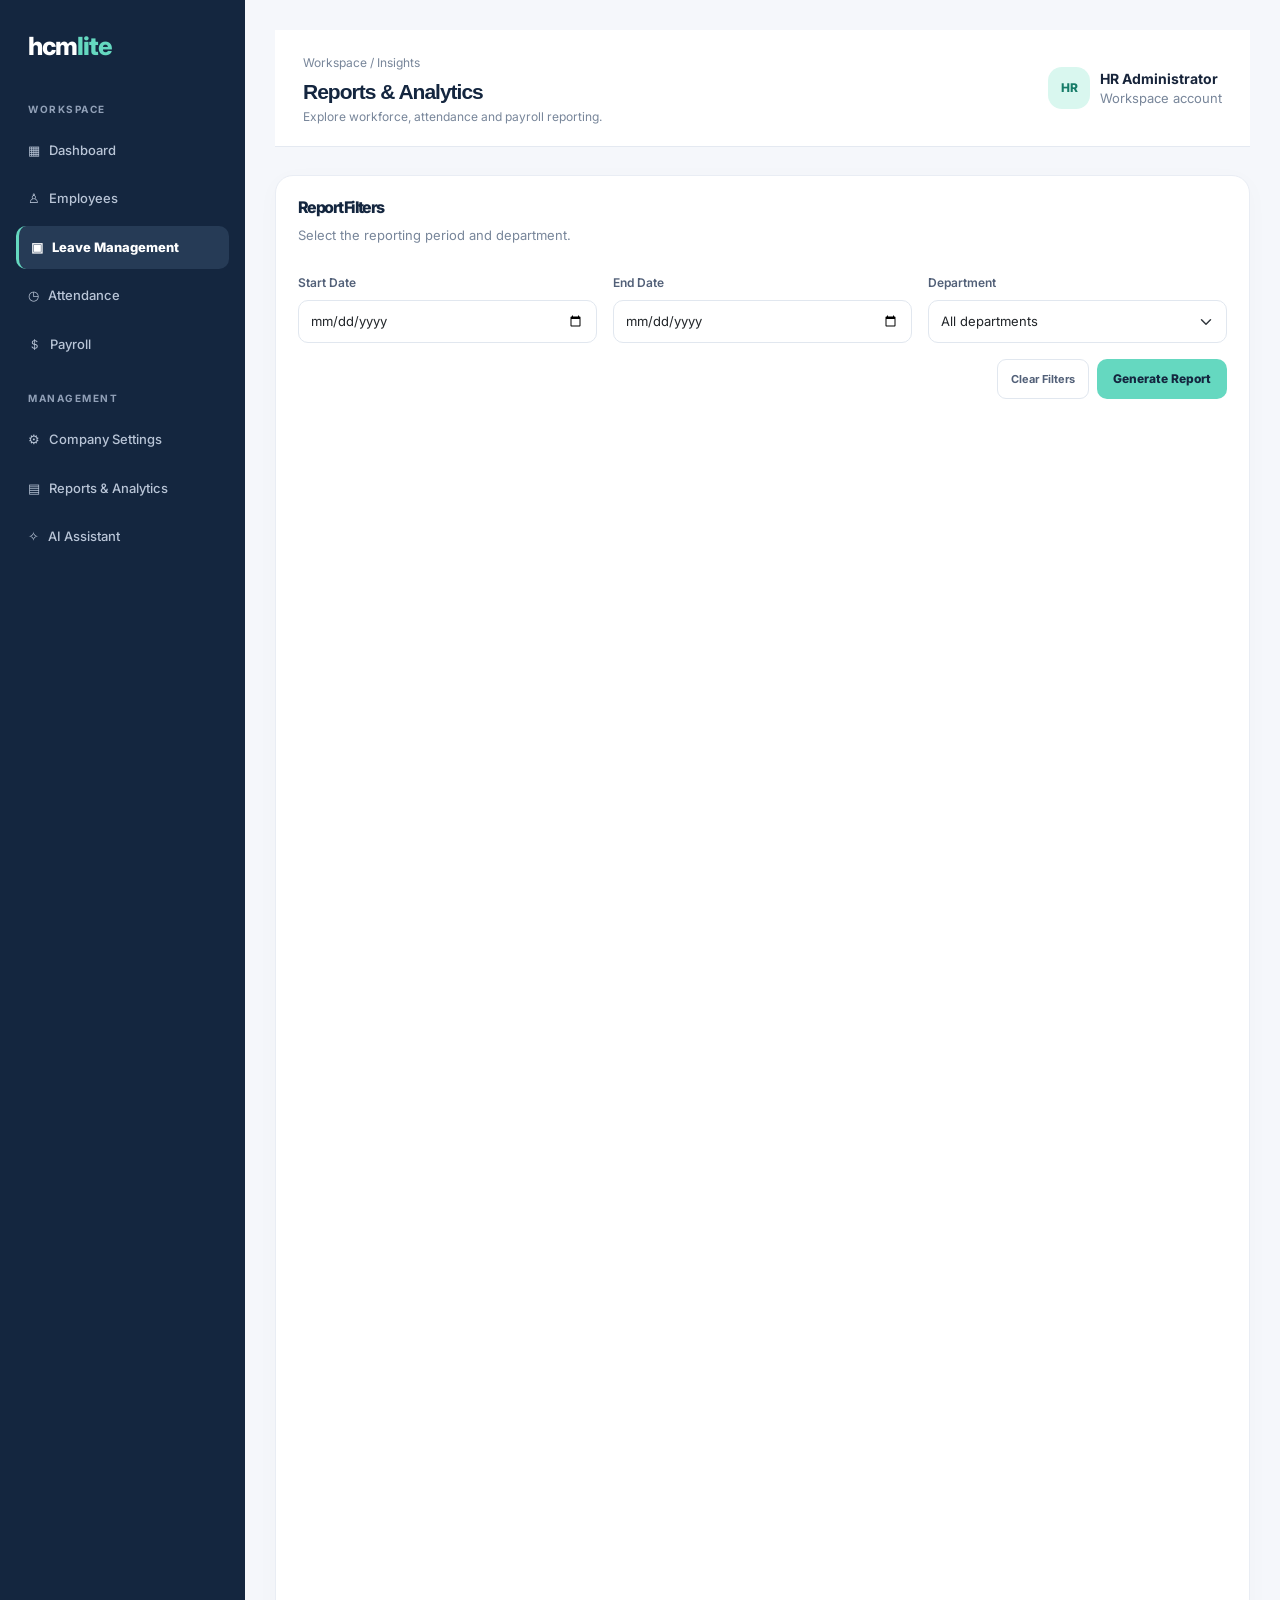
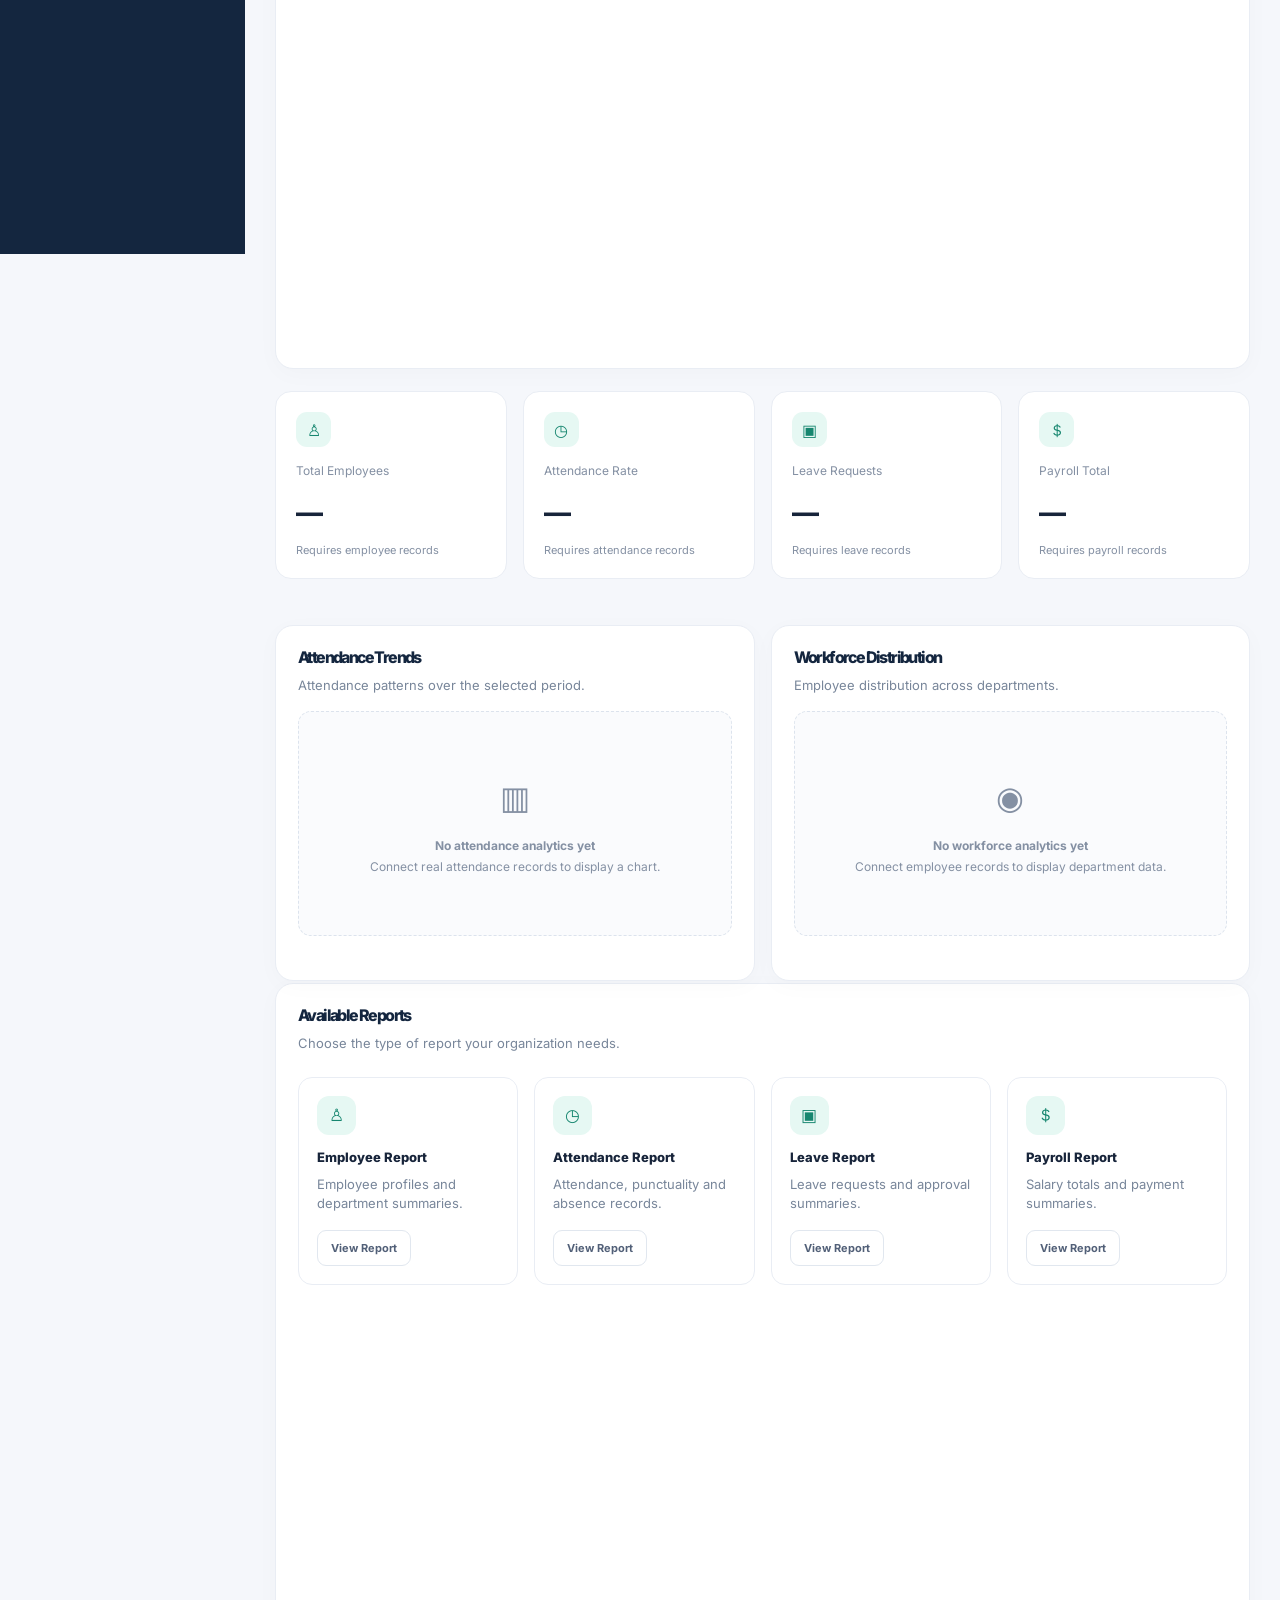
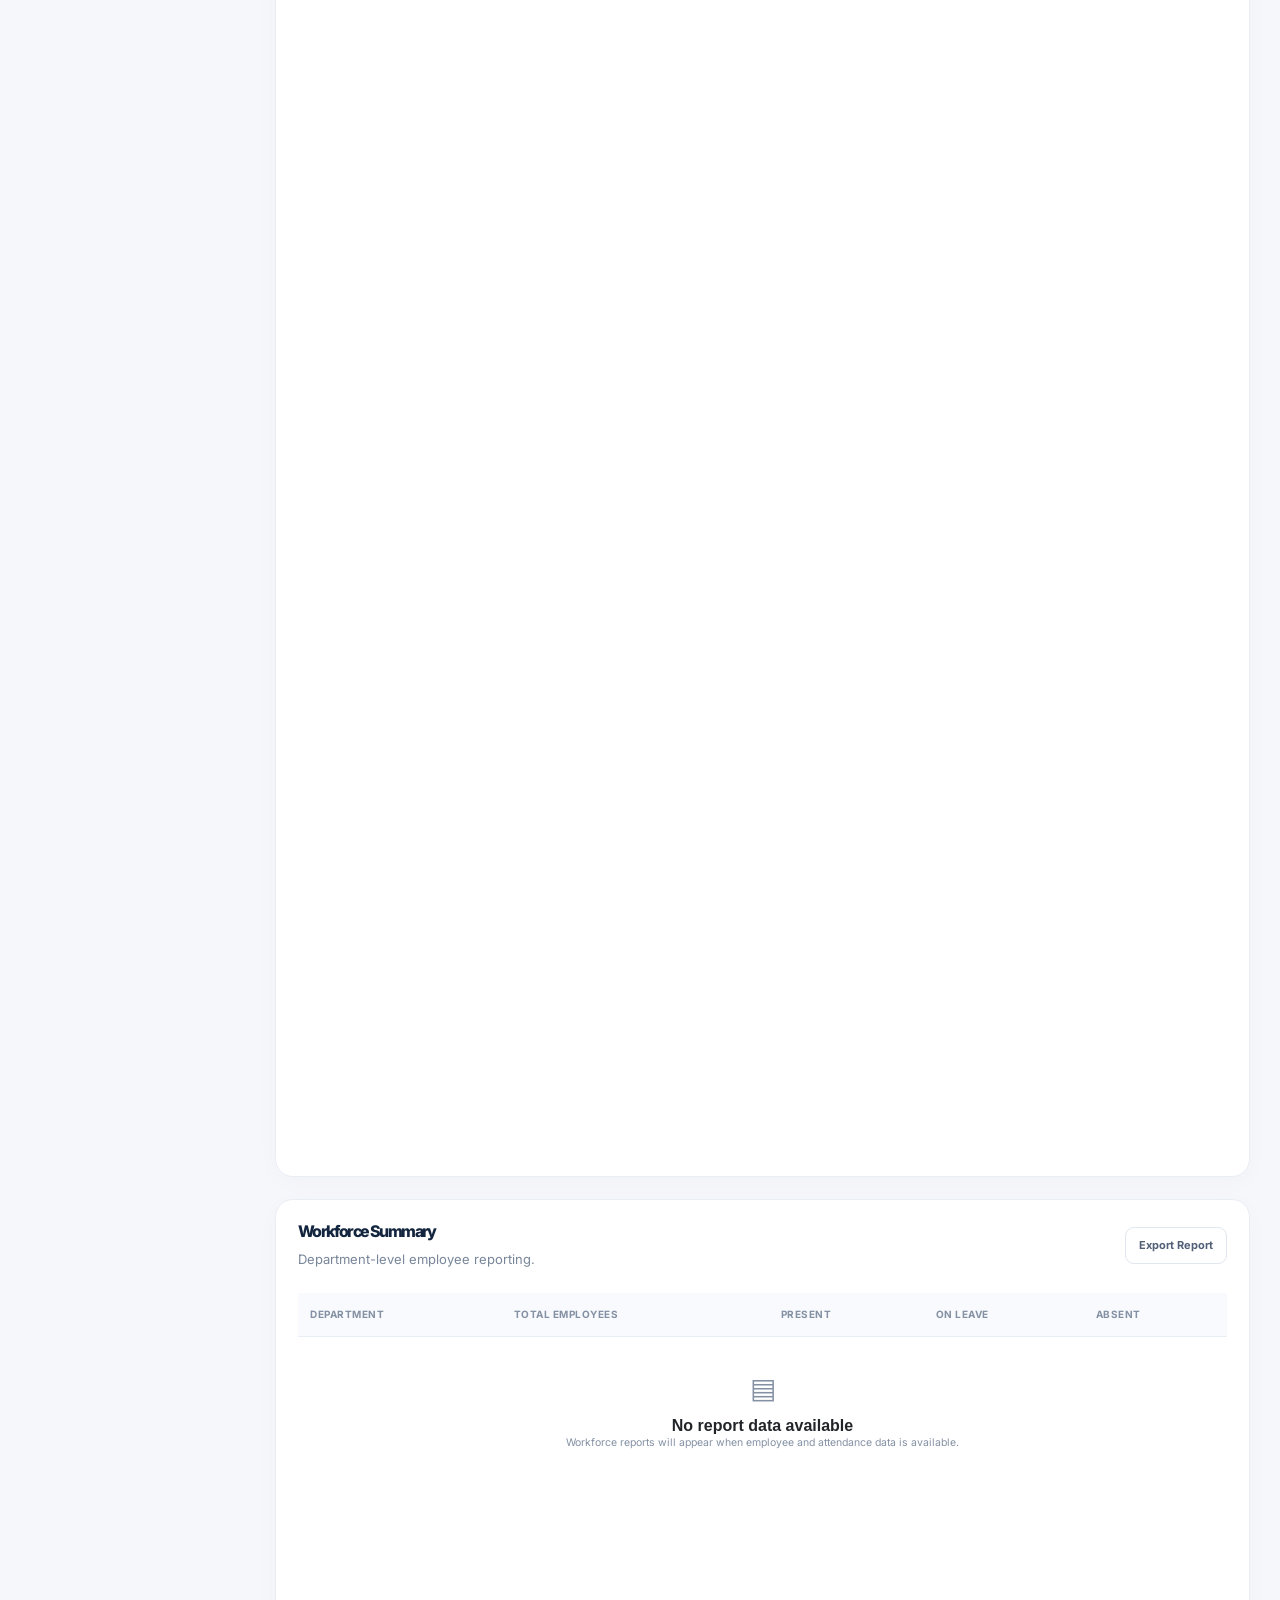
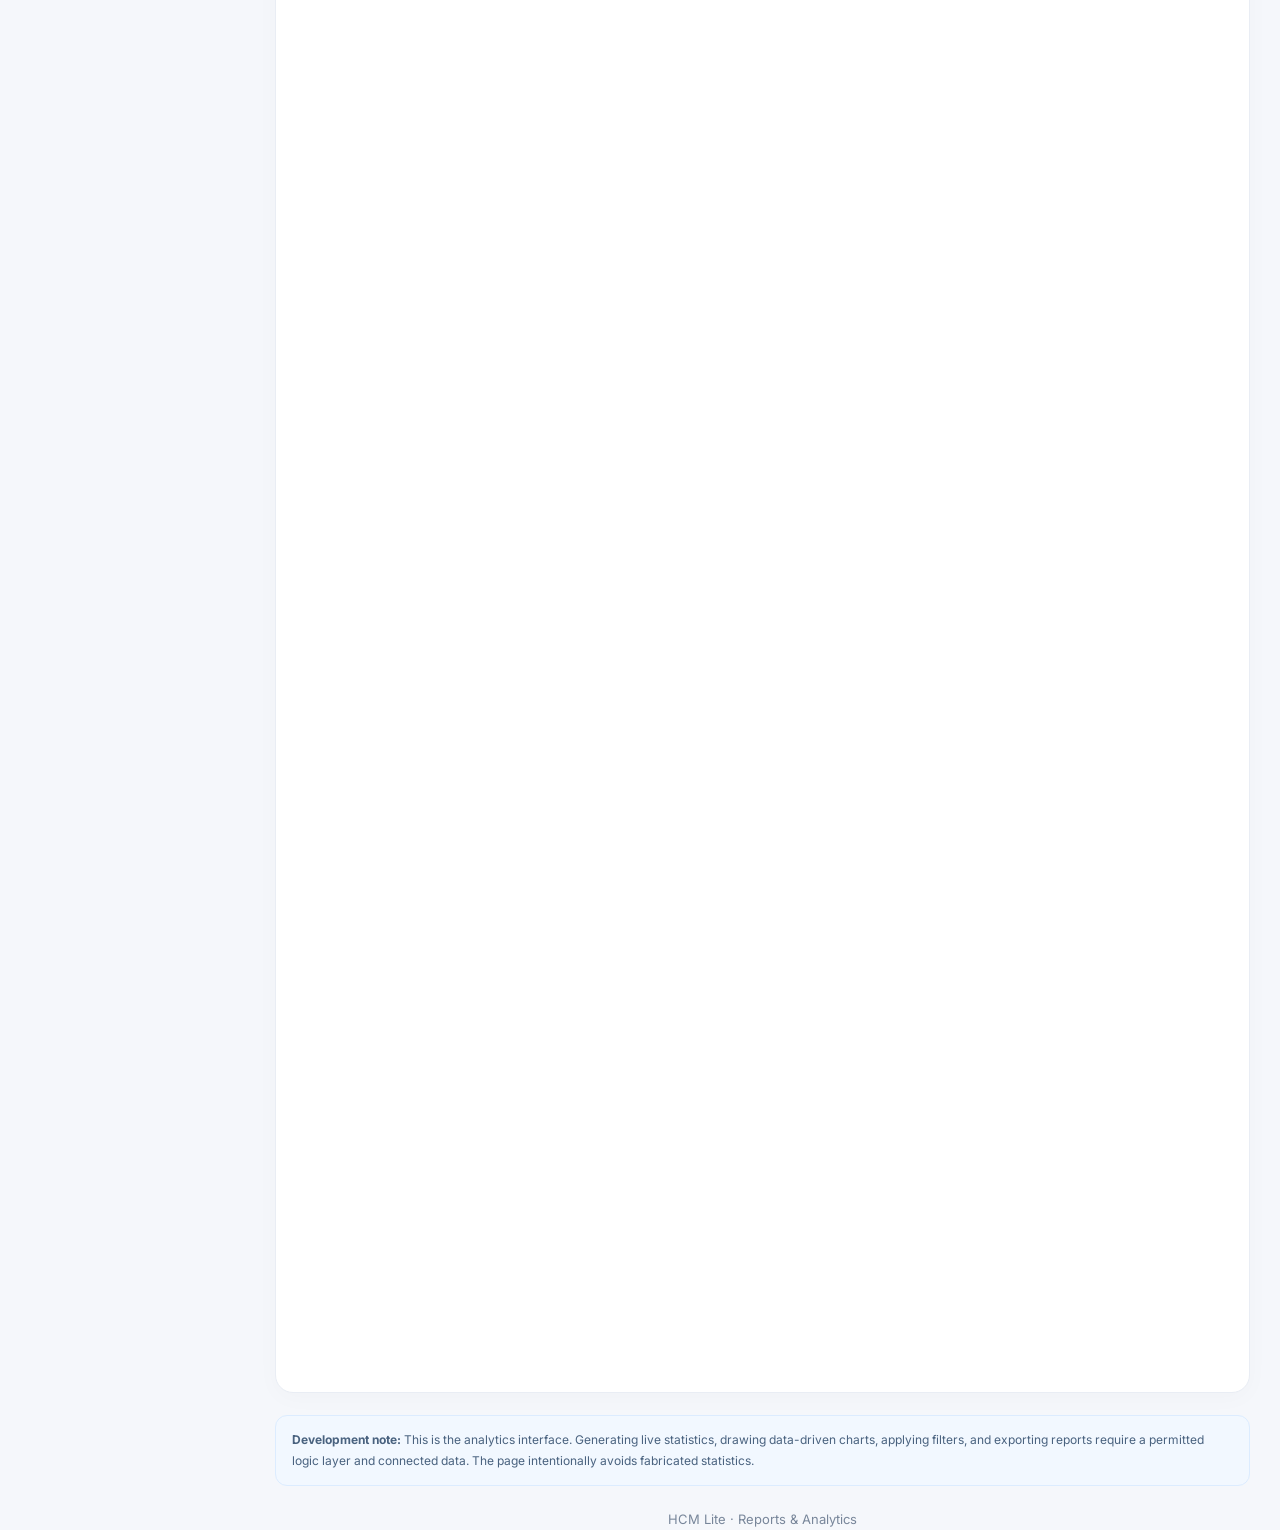
<file: pages/reports & analytics.html>
<!DOCTYPE html>
<html lang="en">
<head>
  <meta charset="UTF-8">
  <meta name="viewport" content="width=device-width, initial-scale=1.0">
  <title>Reports & Analytics | HCM Lite</title>

  <!-- Bootstrap CSS only: no JavaScript -->
  <link
    href="https://cdn.jsdelivr.net/npm/bootstrap@5.3.3/dist/css/bootstrap.min.css"
    rel="stylesheet"
  >

  <link rel="stylesheet" href="../css/style.css">

  <link rel="preconnect" href="https://fonts.googleapis.com">
  <link rel="preconnect" href="https://fonts.gstatic.com" crossorigin>
  <link
    href="https://fonts.googleapis.com/css2?family=Inter:wght@400;500;600;700;800&display=swap"
    rel="stylesheet"
  >

</head>

<body>
  <div class="app-layout">

    <!-- Sidebar -->
    <!-- SIDEBAR -->
    <aside class="sidebar">
      <a class="brand" href="../index.html">hcm<span>lite</span></a>

      <nav aria-label="Main navigation">
        <p class="nav-label">WORKSPACE</p>

        <a class="nav-link" href="admin.html">▦ &nbsp; Dashboard</a>
        <a class="nav-link" href="employees.html">♙ &nbsp; Employees</a>
        <a class="nav-link active" href="leave management.html">▣ &nbsp; Leave Management</a>
        <a class="nav-link" href="#">◷ &nbsp; Attendance</a>
        <a class="nav-link" href="#">＄ &nbsp; Payroll</a>

        <p class="nav-label">MANAGEMENT</p>

        <a class="nav-link" href="settings.html">⚙ &nbsp; Company Settings</a>
        <a class="nav-link" href="#">▤ &nbsp; Reports & Analytics</a>
        <a class="nav-link" href="#">✧ &nbsp; AI Assistant</a>
      </nav>
    </aside>
    <!-- Main content -->
    <main class="main-content">

      <header class="topbar">
        <div>
          <p class="muted mb-2">Workspace / Insights</p>
          <h1 class="page-title">Reports & Analytics</h1>
          <p class="muted mb-0">
            Explore workforce, attendance and payroll reporting.
          </p>
        </div>

        <div class="profile">
          <div class="avatar">HR</div>
          <div>
            <div class="fw-bold small">HR Administrator</div>
            <div class="muted">Workspace account</div>
          </div>
        </div>
      </header>

      <!-- Filters -->
      <section class="panel">
        <div class="mb-4">
          <h2 class="section-title mb-2">Report Filters</h2>
          <p class="muted mb-0">
            Select the reporting period and department.
          </p>
        </div>

        <form>
          <div class="row g-3 align-items-end">

            <div class="col-12 col-md-4">
              <label for="startDate" class="form-label">Start Date</label>
              <input type="date" id="startDate" class="form-control">
            </div>

            <div class="col-12 col-md-4">
              <label for="endDate" class="form-label">End Date</label>
              <input type="date" id="endDate" class="form-control">
            </div>

            <div class="col-12 col-md-4">
              <label for="department" class="form-label">Department</label>
              <select id="department" class="form-select">
                <option value="">All departments</option>
                <option>Human Resources</option>
                <option>Engineering</option>
                <option>Finance</option>
                <option>Marketing</option>
                <option>Sales</option>
                <option>Operations</option>
              </select>
            </div>

            <div class="col-12 d-flex flex-wrap justify-content-end gap-2">
              <button type="reset" class="btn-soft">Clear Filters</button>
              <button type="button" class="btn-teal">Generate Report</button>
            </div>

          </div>
        </form>
      </section>

      <!-- KPI cards -->
      <section class="row g-3 mb-4" aria-label="Analytics overview">

        <div class="col-6 col-xl-3">
          <div class="stat-card">
            <span class="stat-icon">♙</span>
            <div class="stat-label">Total Employees</div>
            <div class="stat-value">—</div>
            <div class="stat-note">Requires employee records</div>
          </div>
        </div>

        <div class="col-6 col-xl-3">
          <div class="stat-card">
            <span class="stat-icon">◷</span>
            <div class="stat-label">Attendance Rate</div>
            <div class="stat-value">—</div>
            <div class="stat-note">Requires attendance records</div>
          </div>
        </div>

        <div class="col-6 col-xl-3">
          <div class="stat-card">
            <span class="stat-icon">▣</span>
            <div class="stat-label">Leave Requests</div>
            <div class="stat-value">—</div>
            <div class="stat-note">Requires leave records</div>
          </div>
        </div>

        <div class="col-6 col-xl-3">
          <div class="stat-card">
            <span class="stat-icon">＄</span>
            <div class="stat-label">Payroll Total</div>
            <div class="stat-value">—</div>
            <div class="stat-note">Requires payroll records</div>
          </div>
        </div>

      </section>

      <!-- Analytics chart areas -->
      <section class="row g-3 mb-4">

        <div class="col-12 col-xl-6">
          <div class="panel h-100 mb-0">
            <div class="mb-3">
              <h2 class="section-title mb-2">Attendance Trends</h2>
              <p class="muted mb-0">
                Attendance patterns over the selected period.
              </p>
            </div>

            <div class="chart-placeholder">
              <div>
                <div class="fs-2 mb-2">▥</div>
                <strong>No attendance analytics yet</strong>
                <div>Connect real attendance records to display a chart.</div>
              </div>
            </div>
          </div>
        </div>

        <div class="col-12 col-xl-6">
          <div class="panel h-100 mb-0">
            <div class="mb-3">
              <h2 class="section-title mb-2">Workforce Distribution</h2>
              <p class="muted mb-0">
                Employee distribution across departments.
              </p>
            </div>

            <div class="chart-placeholder">
              <div>
                <div class="fs-2 mb-2">◉</div>
                <strong>No workforce analytics yet</strong>
                <div>Connect employee records to display department data.</div>
              </div>
            </div>
          </div>
        </div>

      </section>

      <!-- Available report types -->
      <section class="panel">
        <div class="mb-4">
          <h2 class="section-title mb-2">Available Reports</h2>
          <p class="muted mb-0">
            Choose the type of report your organization needs.
          </p>
        </div>

        <div class="row g-3">

          <div class="col-12 col-md-6 col-xl-3">
            <div class="report-option">
              <div class="report-icon">♙</div>
              <div class="report-name">Employee Report</div>
              <p class="muted">
                Employee profiles and department summaries.
              </p>
              <button type="button" class="btn-soft">View Report</button>
            </div>
          </div>

          <div class="col-12 col-md-6 col-xl-3">
            <div class="report-option">
              <div class="report-icon">◷</div>
              <div class="report-name">Attendance Report</div>
              <p class="muted">
                Attendance, punctuality and absence records.
              </p>
              <button type="button" class="btn-soft">View Report</button>
            </div>
          </div>

          <div class="col-12 col-md-6 col-xl-3">
            <div class="report-option">
              <div class="report-icon">▣</div>
              <div class="report-name">Leave Report</div>
              <p class="muted">
                Leave requests and approval summaries.
              </p>
              <button type="button" class="btn-soft">View Report</button>
            </div>
          </div>

          <div class="col-12 col-md-6 col-xl-3">
            <div class="report-option">
              <div class="report-icon">＄</div>
              <div class="report-name">Payroll Report</div>
              <p class="muted">
                Salary totals and payment summaries.
              </p>
              <button type="button" class="btn-soft">View Report</button>
            </div>
          </div>

        </div>
      </section>

      <!-- Employee report table -->
      <section class="panel">
        <div class="d-flex flex-wrap justify-content-between align-items-center gap-3 mb-4">
          <div>
            <h2 class="section-title mb-2">Workforce Summary</h2>
            <p class="muted mb-0">
              Department-level employee reporting.
            </p>
          </div>

          <button type="button" class="btn-soft">Export Report</button>
        </div>

        <div class="table-responsive">
          <table class="table">
            <thead>
              <tr>
                <th>Department</th>
                <th>Total Employees</th>
                <th>Present</th>
                <th>On Leave</th>
                <th>Absent</th>
              </tr>
            </thead>

            <tbody>
              <!-- Real analytics rows will be added when records are connected. -->
            </tbody>
          </table>
        </div>

        <div class="empty-state">
          <div class="fs-3 mb-2">▤</div>
          <h3 class="fs-6 fw-bold text-dark">No report data available</h3>
          <p class="small mb-0">
            Workforce reports will appear when employee and attendance data is available.
          </p>
        </div>
      </section>

      <div class="notice">
        <strong>Development note:</strong> This is the analytics interface.
        Generating live statistics, drawing data-driven charts, applying filters,
        and exporting reports require a permitted logic layer and connected data.
        The page intentionally avoids fabricated statistics.
      </div>

      <footer class="text-center muted mt-4">
        HCM Lite · Reports & Analytics
      </footer>

    </main>
  </div>
</body>
</html>
</file>
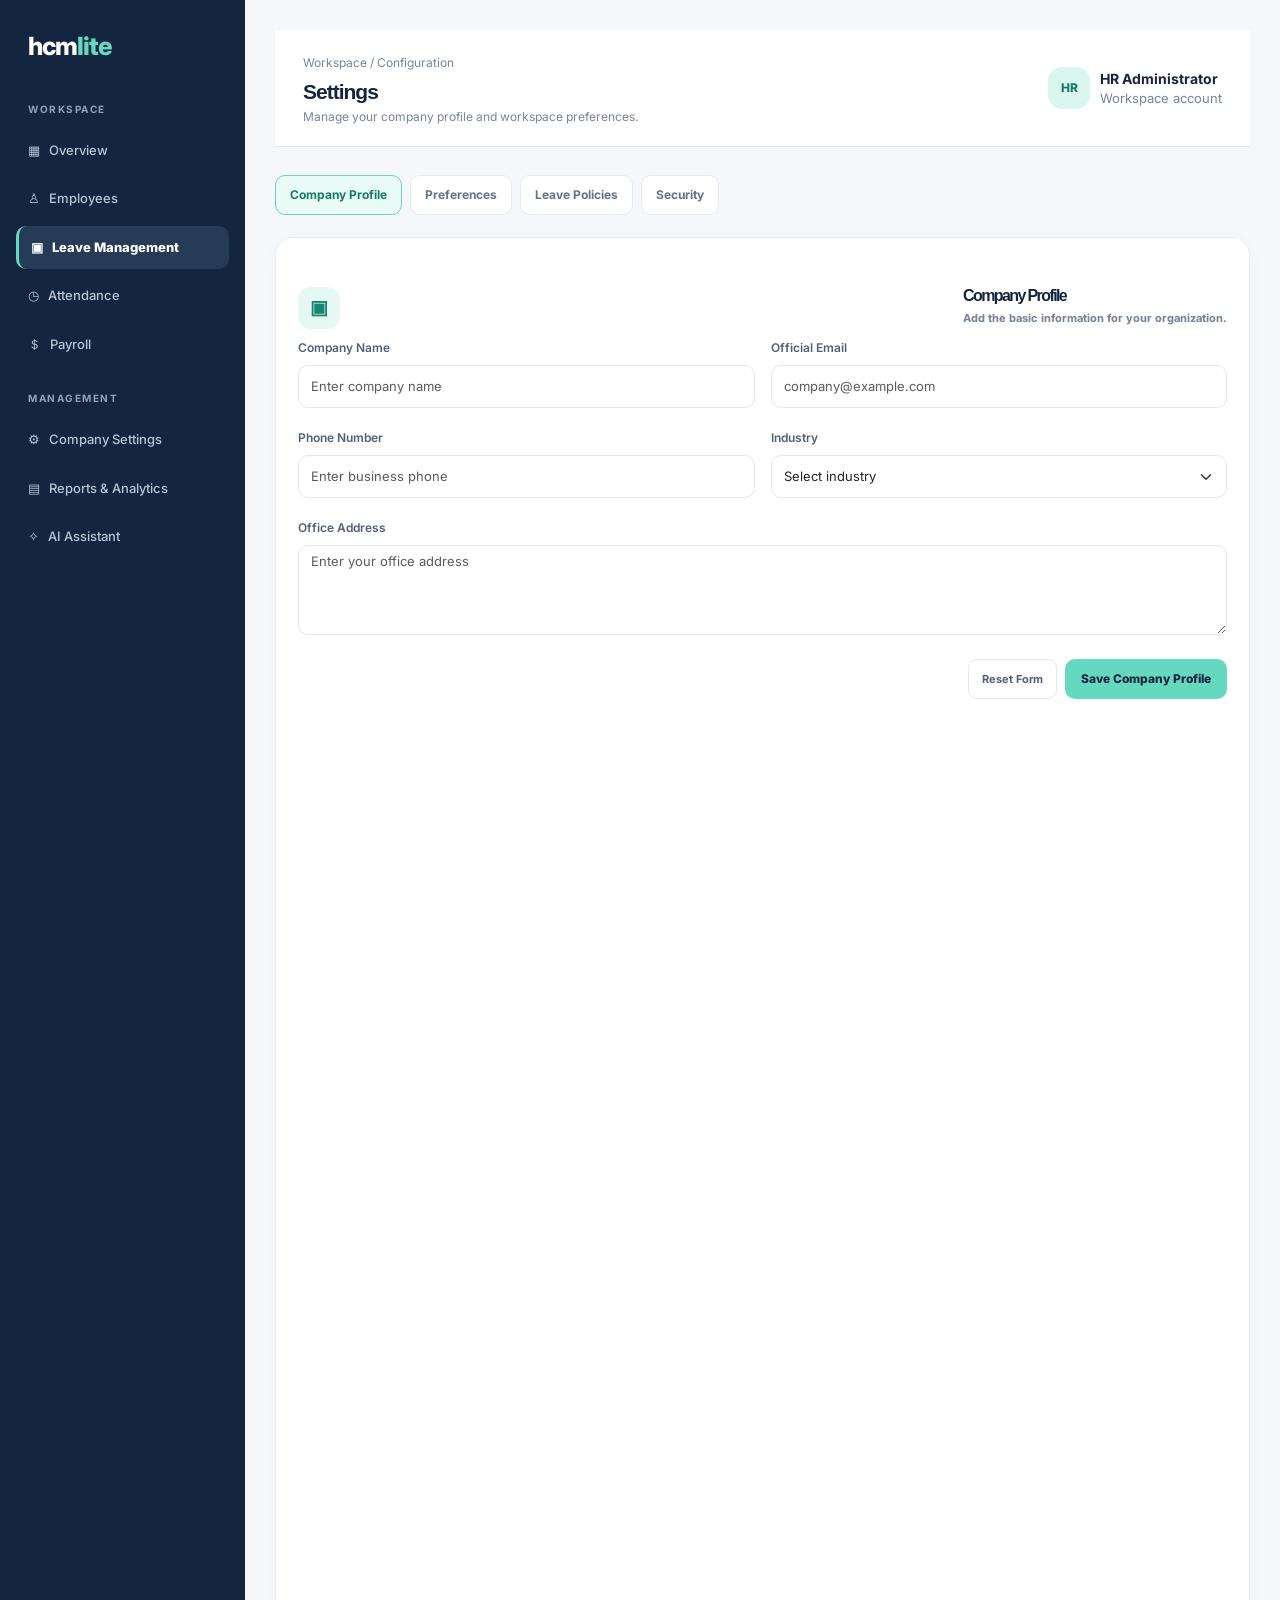
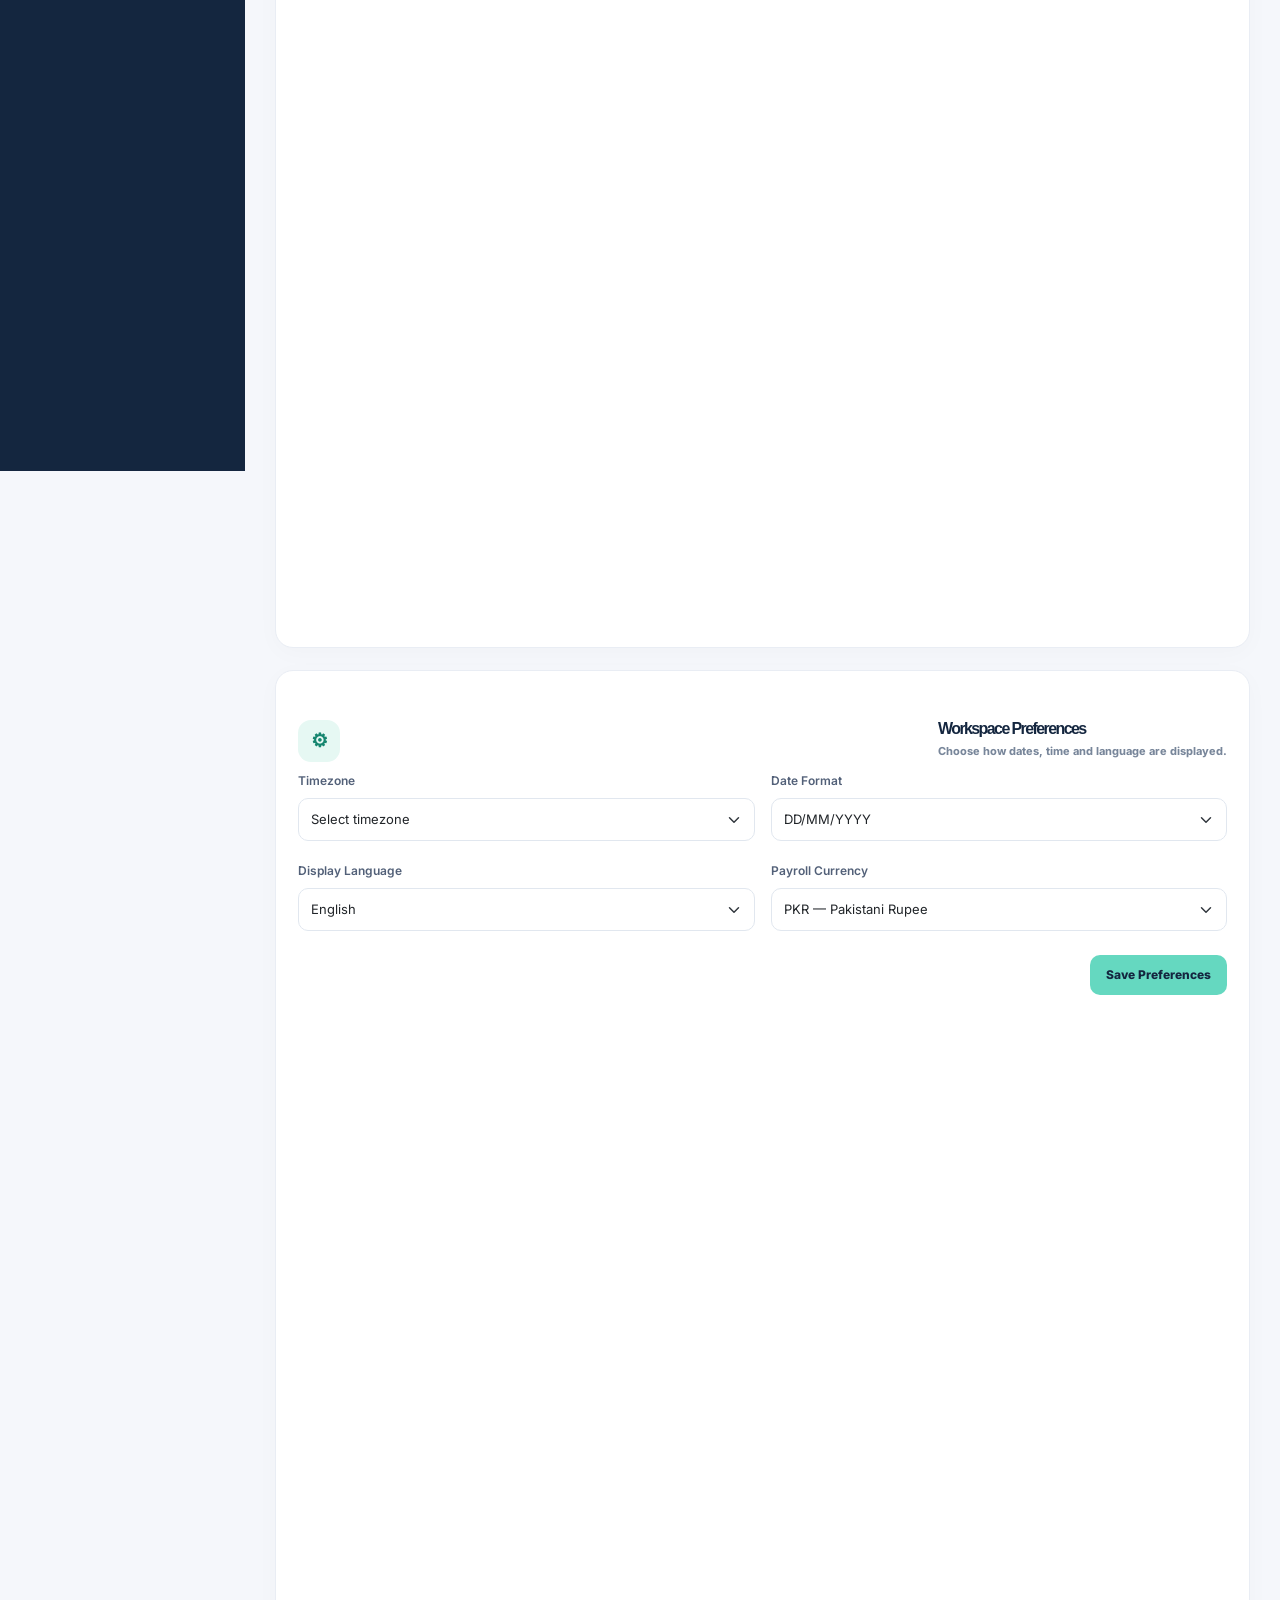
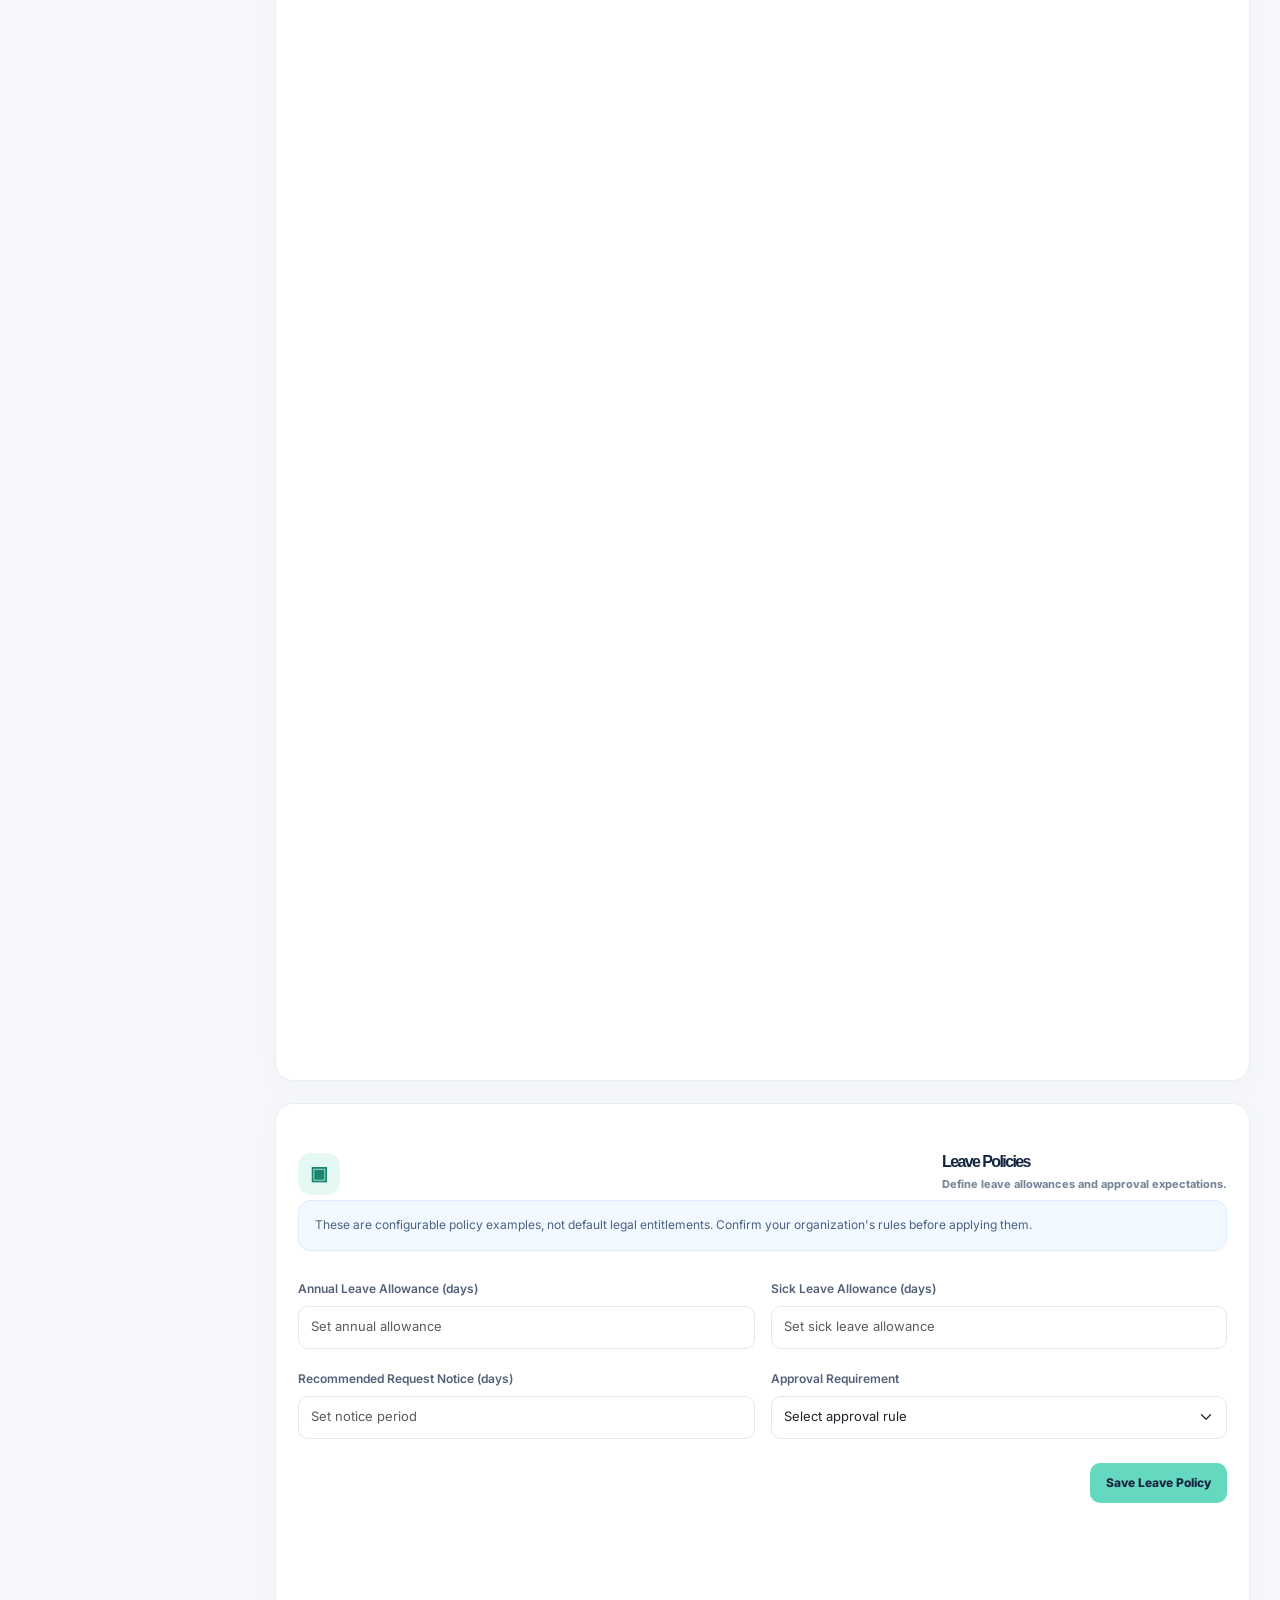
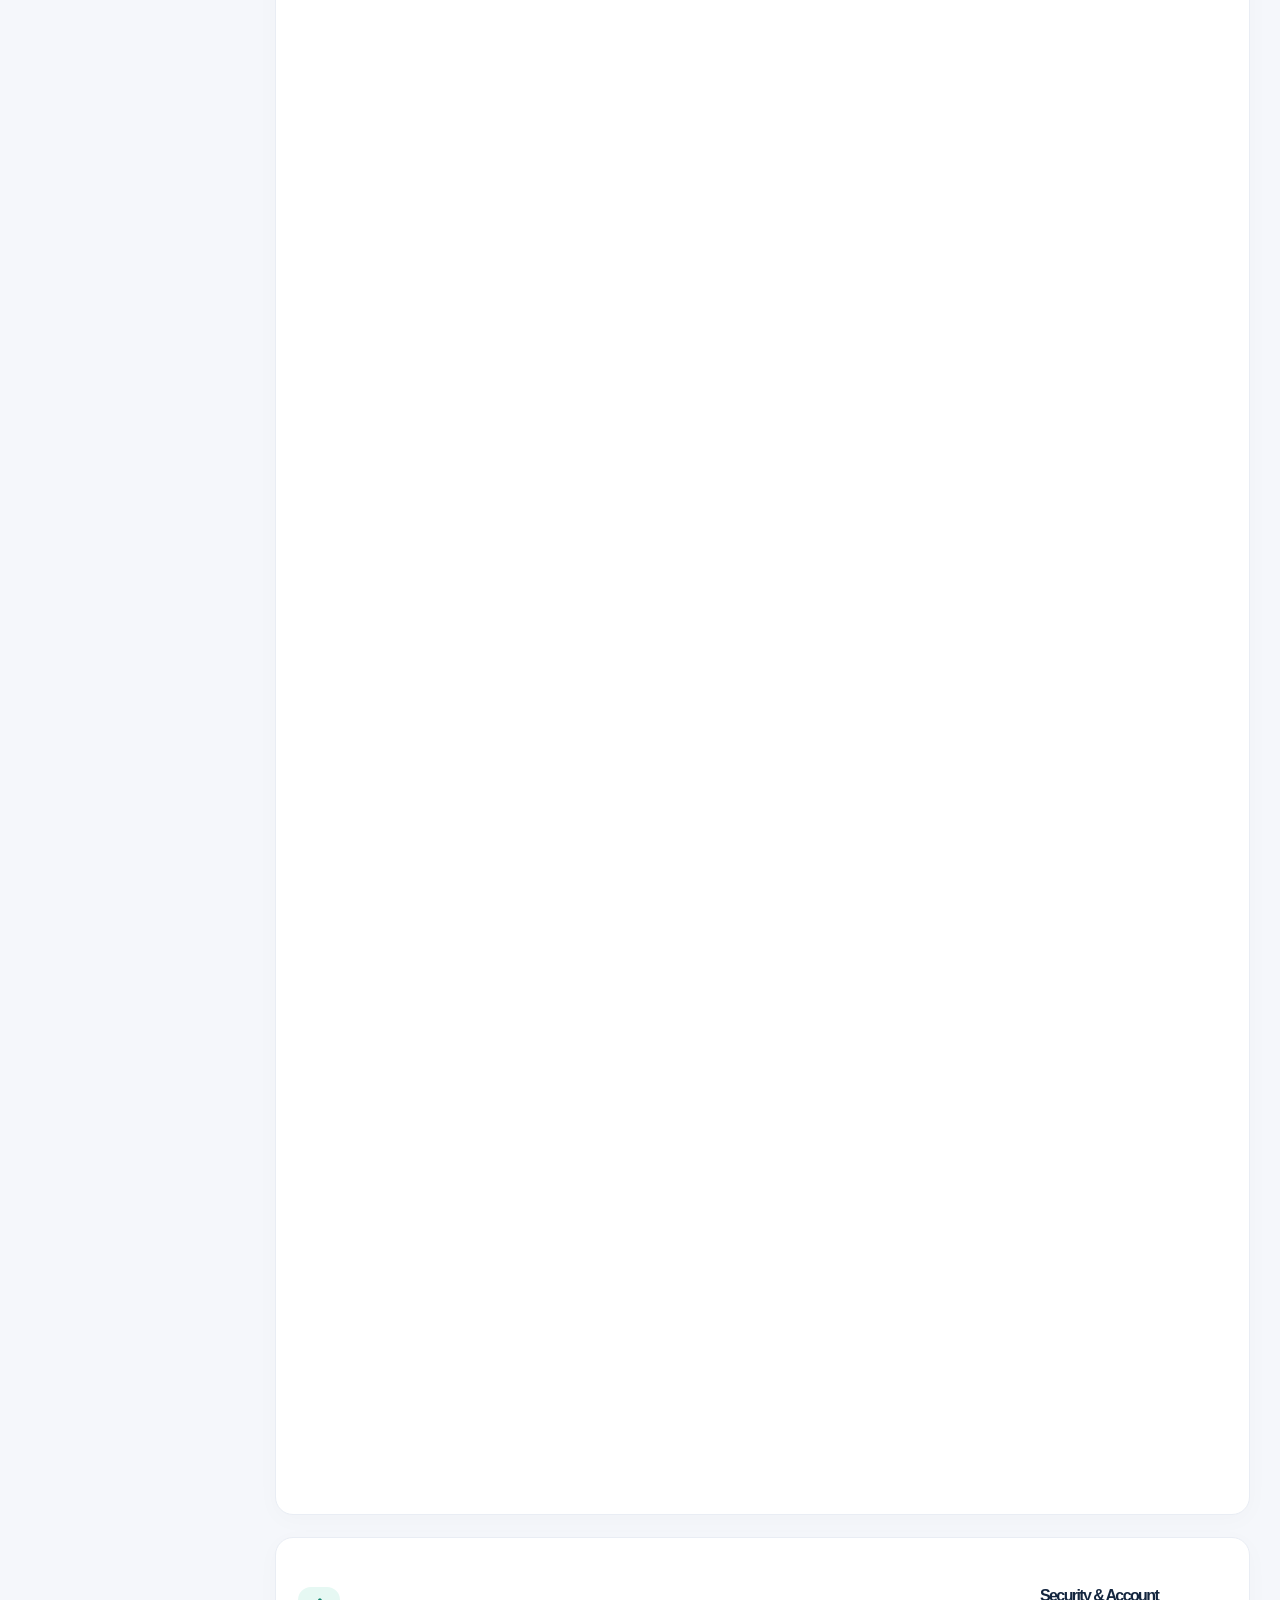
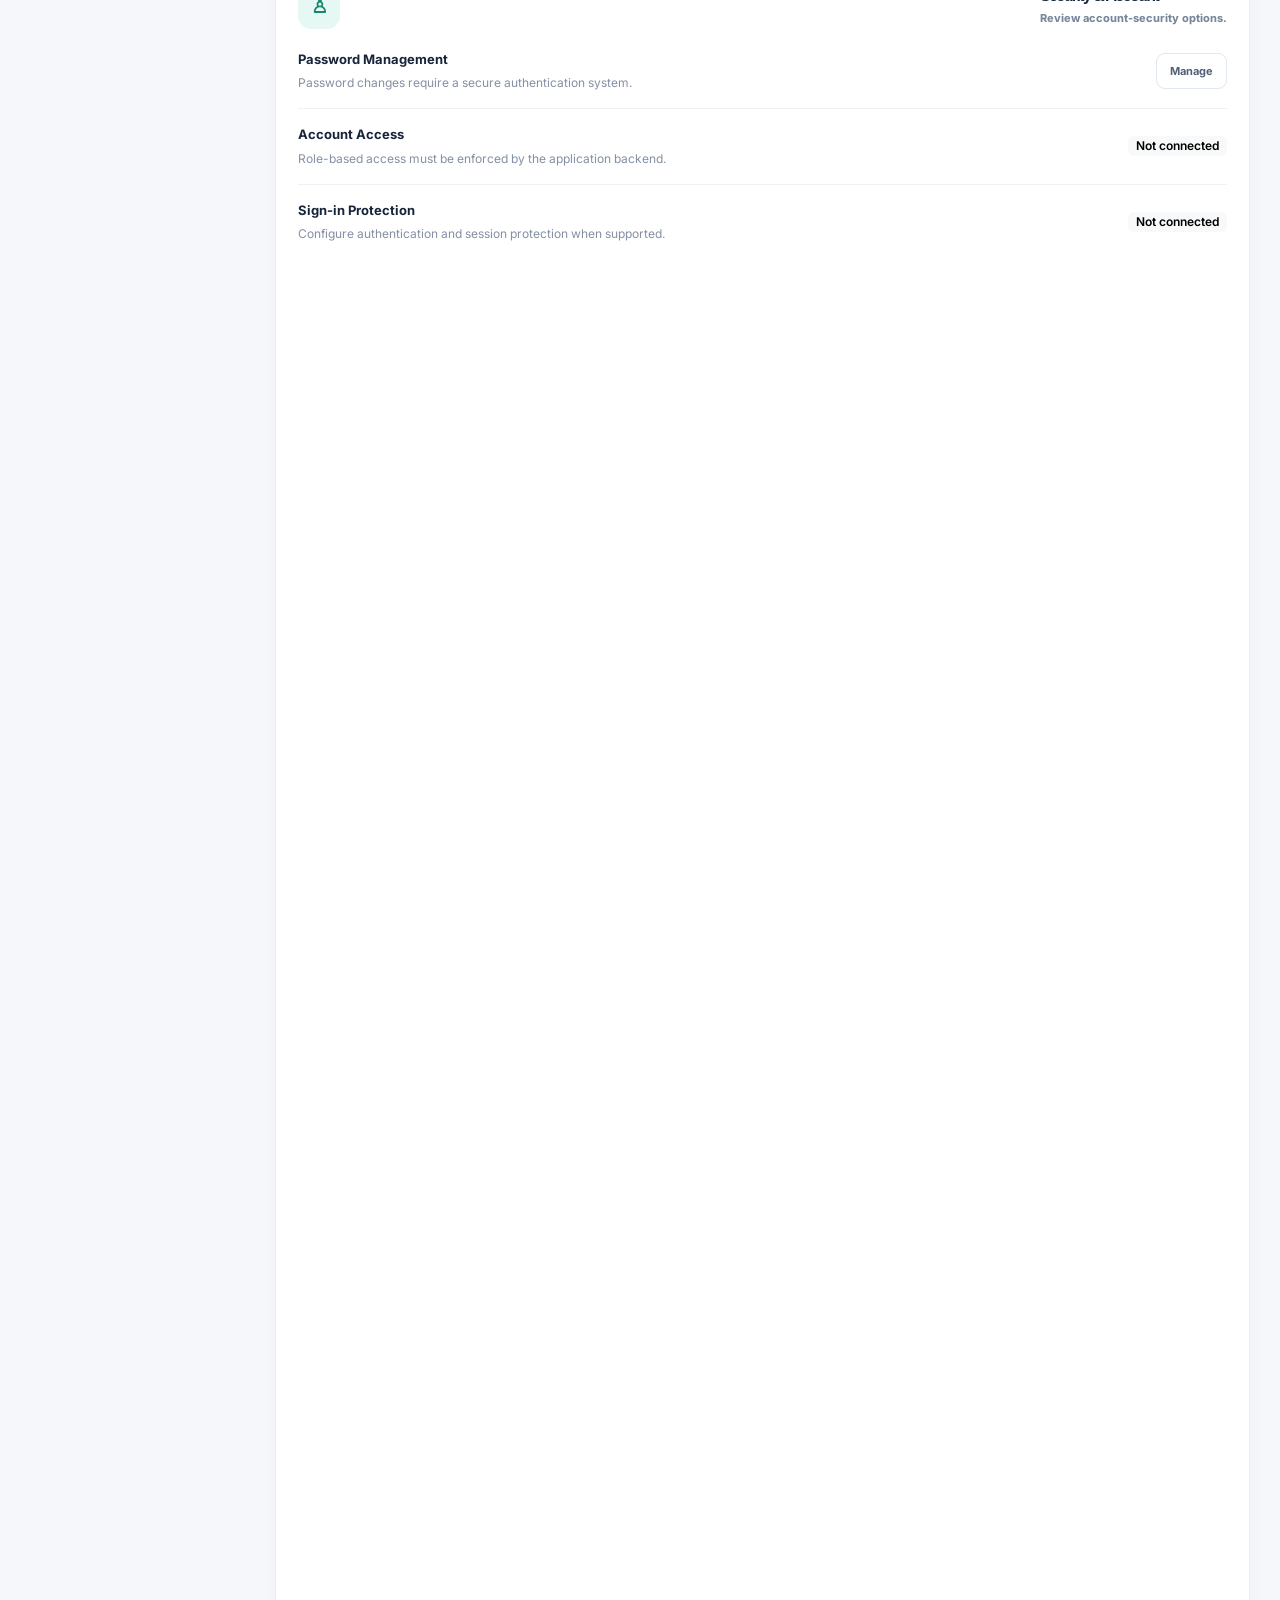
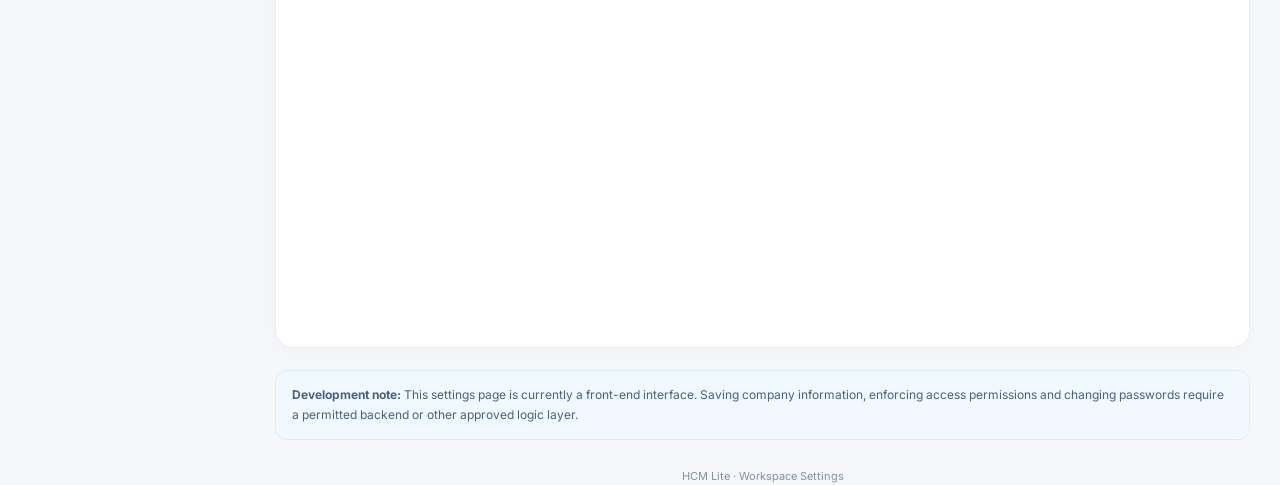
<file: pages/settings.html>
<!DOCTYPE html>
<html lang="en">
<head>
  <meta charset="UTF-8">
  <meta name="viewport" content="width=device-width, initial-scale=1.0">
  <title>Settings | HCM Lite</title>

  <!-- Bootstrap CSS only -->
  <link
    href="https://cdn.jsdelivr.net/npm/bootstrap@5.3.3/dist/css/bootstrap.min.css"
    rel="stylesheet"
  >

  <link rel="stylesheet" href="../css/style.css">

  <link rel="preconnect" href="https://fonts.googleapis.com">
  <link rel="preconnect" href="https://fonts.gstatic.com" crossorigin>
  <link
    href="https://fonts.googleapis.com/css2?family=Inter:wght@400;500;600;700;800&display=swap"
    rel="stylesheet"
  >


</head>

<body>
  <div class="app-layout">

    <!-- Sidebar -->
   <!-- SIDEBAR -->
     <aside class="sidebar">
      <a class="brand" href="../index.html">hcm<span>lite</span></a>

      <nav aria-label="Main navigation">
        <p class="nav-label">WORKSPACE</p>

        <a class="nav-link" href="admin.html">▦ &nbsp; Overview</a>
        <a class="nav-link" href="employees.html">♙ &nbsp; Employees</a>
        <a class="nav-link active" href="leave management.html">▣ &nbsp; Leave Management</a>
        <a class="nav-link" href="#">◷ &nbsp; Attendance</a>
        <a class="nav-link" href="#">＄ &nbsp; Payroll</a>

        <p class="nav-label">MANAGEMENT</p>

        <a class="nav-link" href="settings.html">⚙ &nbsp; Company Settings</a>
        <a class="nav-link" href="#">▤ &nbsp; Reports & Analytics</a>
        <a class="nav-link" href="#">✧ &nbsp; AI Assistant</a>
      </nav>
    </aside>

    <!-- Main -->
    <main class="main-content">

      <header class="topbar">
        <div>
          <p class="muted mb-2">Workspace / Configuration</p>
          <h1 class="page-title">Settings</h1>
          <p class="muted mb-0">
            Manage your company profile and workspace preferences.
          </p>
        </div>

        <div class="profile">
          <div class="avatar">HR</div>
          <div>
            <div class="fw-bold small">HR Administrator</div>
            <div class="muted">Workspace account</div>
          </div>
        </div>
      </header>

      <!-- Settings navigation -->
      <nav class="settings-nav" aria-label="Settings sections">
        <a class="settings-tab active" href="#company">Company Profile</a>
        <a class="settings-tab" href="#preferences">Preferences</a>
        <a class="settings-tab" href="#leave-policy">Leave Policies</a>
        <a class="settings-tab" href="#security">Security</a>
      </nav>

      <!-- Company Profile -->
      <section class="panel" id="company">
        <div class="section-heading">
          <div class="section-icon">▣</div>
          <div>
            <h2 class="section-title">Company Profile</h2>
            <p class="muted mb-0">
              Add the basic information for your organization.
            </p>
          </div>
        </div>

        <form>
          <div class="row g-3">
            <div class="col-12 col-md-6">
              <label for="companyName" class="form-label">Company Name</label>
              <input
                id="companyName"
                class="form-control"
                type="text"
                placeholder="Enter company name"
              >
            </div>

            <div class="col-12 col-md-6">
              <label for="companyEmail" class="form-label">Official Email</label>
              <input
                id="companyEmail"
                class="form-control"
                type="email"
                placeholder="company@example.com"
              >
            </div>

            <div class="col-12 col-md-6">
              <label for="companyPhone" class="form-label">Phone Number</label>
              <input
                id="companyPhone"
                class="form-control"
                type="tel"
                placeholder="Enter business phone"
              >
            </div>

            <div class="col-12 col-md-6">
              <label for="industry" class="form-label">Industry</label>
              <select id="industry" class="form-select">
                <option value="">Select industry</option>
                <option>Information Technology</option>
                <option>Education</option>
                <option>Healthcare</option>
                <option>Retail</option>
                <option>Manufacturing</option>
                <option>Other</option>
              </select>
            </div>

            <div class="col-12">
              <label for="companyAddress" class="form-label">Office Address</label>
              <textarea
                id="companyAddress"
                class="form-control"
                placeholder="Enter your office address"
              ></textarea>
            </div>
          </div>

          <div class="d-flex flex-wrap justify-content-end gap-2 mt-4">
            <button type="reset" class="btn-soft">Reset Form</button>
            <button type="button" class="btn-teal">Save Company Profile</button>
          </div>
        </form>
      </section>

      <!-- Workspace Preferences -->
      <section class="panel" id="preferences">
        <div class="section-heading">
          <div class="section-icon">⚙</div>
          <div>
            <h2 class="section-title">Workspace Preferences</h2>
            <p class="muted mb-0">
              Choose how dates, time and language are displayed.
            </p>
          </div>
        </div>

        <form>
          <div class="row g-3">
            <div class="col-12 col-md-6">
              <label for="timezone" class="form-label">Timezone</label>
              <select id="timezone" class="form-select">
                <option value="">Select timezone</option>
                <option>Asia/Karachi (PKT)</option>
                <option>Asia/Dubai</option>
                <option>Europe/London</option>
                <option>America/New_York</option>
              </select>
            </div>

            <div class="col-12 col-md-6">
              <label for="dateFormat" class="form-label">Date Format</label>
              <select id="dateFormat" class="form-select">
                <option>DD/MM/YYYY</option>
                <option>MM/DD/YYYY</option>
                <option>YYYY-MM-DD</option>
              </select>
            </div>

            <div class="col-12 col-md-6">
              <label for="language" class="form-label">Display Language</label>
              <select id="language" class="form-select">
                <option>English</option>
                <option>Urdu</option>
              </select>
            </div>

            <div class="col-12 col-md-6">
              <label for="currency" class="form-label">Payroll Currency</label>
              <select id="currency" class="form-select">
                <option>PKR — Pakistani Rupee</option>
                <option>USD — US Dollar</option>
                <option>AED — UAE Dirham</option>
              </select>
            </div>
          </div>

          <div class="text-end mt-4">
            <button type="button" class="btn-teal">
              Save Preferences
            </button>
          </div>
        </form>
      </section>

      <!-- Leave Policies -->
      <section class="panel" id="leave-policy">
        <div class="section-heading">
          <div class="section-icon">▣</div>
          <div>
            <h2 class="section-title">Leave Policies</h2>
            <p class="muted mb-0">
              Define leave allowances and approval expectations.
            </p>
          </div>
        </div>

        <div class="info-box mb-4">
          These are configurable policy examples, not default legal entitlements.
          Confirm your organization's rules before applying them.
        </div>

        <form>
          <div class="row g-3">
            <div class="col-12 col-md-6">
              <label for="annualLeave" class="form-label">
                Annual Leave Allowance (days)
              </label>
              <input
                id="annualLeave"
                class="form-control"
                type="number"
                min="0"
                placeholder="Set annual allowance"
              >
            </div>

            <div class="col-12 col-md-6">
              <label for="sickLeave" class="form-label">
                Sick Leave Allowance (days)
              </label>
              <input
                id="sickLeave"
                class="form-control"
                type="number"
                min="0"
                placeholder="Set sick leave allowance"
              >
            </div>

            <div class="col-12 col-md-6">
              <label for="noticePeriod" class="form-label">
                Recommended Request Notice (days)
              </label>
              <input
                id="noticePeriod"
                class="form-control"
                type="number"
                min="0"
                placeholder="Set notice period"
              >
            </div>

            <div class="col-12 col-md-6">
              <label for="approvalRule" class="form-label">
                Approval Requirement
              </label>
              <select id="approvalRule" class="form-select">
                <option value="">Select approval rule</option>
                <option>HR approval required</option>
                <option>Manager approval required</option>
                <option>Manager and HR approval required</option>
              </select>
            </div>
          </div>

          <div class="text-end mt-4">
            <button type="button" class="btn-teal">
              Save Leave Policy
            </button>
          </div>
        </form>
      </section>

      <!-- Security -->
      <section class="panel" id="security">
        <div class="section-heading">
          <div class="section-icon">♙</div>
          <div>
            <h2 class="section-title">Security & Account</h2>
            <p class="muted mb-0">
              Review account-security options.
            </p>
          </div>
        </div>

        <div class="security-row">
          <div>
            <div class="security-title">Password Management</div>
            <div class="security-description">
              Password changes require a secure authentication system.
            </div>
          </div>
          <button type="button" class="btn-soft">Manage</button>
        </div>

        <div class="security-row">
          <div>
            <div class="security-title">Account Access</div>
            <div class="security-description">
              Role-based access must be enforced by the application backend.
            </div>
          </div>
          <span class="badge text-bg-light">Not connected</span>
        </div>

        <div class="security-row">
          <div>
            <div class="security-title">Sign-in Protection</div>
            <div class="security-description">
              Configure authentication and session protection when supported.
            </div>
          </div>
          <span class="badge text-bg-light">Not connected</span>
        </div>
      </section>

      <div class="info-box">
        <strong>Development note:</strong> This settings page is currently a
        front-end interface. Saving company information, enforcing access
        permissions and changing passwords require a permitted backend or
        other approved logic layer.
      </div>

      <footer class="footer">
        HCM Lite · Workspace Settings
      </footer>

    </main>
  </div>
</body>
</html>
</file>
<file: css/style.css>
/* =====================================================
   HCM LITE — MAIN STYLESHEET
   Technologies: HTML + CSS + Bootstrap
   No JavaScript required
===================================================== */


/* =====================================================
   1. GLOBAL STYLES
===================================================== */

:root {
  --navy: #14263f;
  --navy-light: #203c5b;
  --navy-soft: #294968;

  --teal: #65d8c0;
  --teal-dark: #147c68;
  --teal-light: #e7faf5;

  --background: #f5f7fb;
  --white: #ffffff;

  --text-primary: #14263f;
  --text-secondary: #78869a;

  --border: #e6ebf2;
  --border-light: #edf0f5;

  --blue-light: #eaf2ff;
  --purple-light: #f1eaff;
  --orange-light: #fff0e3;
  --green-light: #e6f8ee;

  --shadow-sm: 0 4px 16px rgba(20, 38, 63, 0.04);
  --shadow-md: 0 12px 35px rgba(20, 38, 63, 0.08);
  --shadow-lg: 0 25px 65px rgba(20, 38, 63, 0.12);

  --radius-sm: 10px;
  --radius-md: 16px;
  --radius-lg: 22px;
}

* {
  box-sizing: border-box;
}

html {
  scroll-behavior: smooth;
  scroll-padding-top: 90px;
}

body {
  margin: 0;
  font-family: 'Inter', sans-serif;
  background: var(--background);
  color: var(--text-primary);
  -webkit-font-smoothing: antialiased;
}

a {
  color: inherit;
}

button,
input,
select,
textarea {
  font: inherit;
}

::selection {
  background: var(--teal);
  color: var(--navy);
}


/* =====================================================
   2. SHARED TYPOGRAPHY
===================================================== */

.muted {
  color: var(--text-secondary) !important;
}

.text-primary-custom {
  color: var(--navy) !important;
}

.text-teal {
  color: var(--teal-dark) !important;
}

.section-kicker {
  display: inline-block;
  margin-bottom: 15px;
  color: var(--teal-dark);
  font-size: 11px;
  font-weight: 800;
  letter-spacing: 1.6px;
  text-transform: uppercase;
}

.section-intro {
  max-width: 650px;
}

.section-title {
  margin: 0;
  color: var(--navy);
  font-size: clamp(29px, 4vw, 43px);
  font-weight: 800;
  letter-spacing: -1.6px;
  line-height: 1.22;
}

.section-title span {
  color: var(--teal-dark);
}

.section-description {
  margin-top: 15px;
  color: var(--text-secondary);
  font-size: 14px;
  line-height: 1.9;
}


/* =====================================================
   3. CUSTOM BUTTONS
===================================================== */

.btn-primary-custom {
  display: inline-flex;
  justify-content: center;
  align-items: center;
  gap: 10px;

  padding: 12px 19px;

  background: var(--navy);
  color: var(--white);

  border: 1px solid var(--navy);
  border-radius: var(--radius-sm);

  font-size: 13px;
  font-weight: 700;
  text-decoration: none;

  transition:
    background 0.2s ease,
    color 0.2s ease,
    border-color 0.2s ease,
    transform 0.2s ease,
    box-shadow 0.2s ease;
}

.btn-primary-custom:hover {
  background: var(--navy-light);
  border-color: var(--navy-light);
  color: var(--white);
  transform: translateY(-2px);
  box-shadow: 0 8px 20px rgba(20, 38, 63, 0.15);
}

.btn-outline-custom {
  display: inline-flex;
  justify-content: center;
  align-items: center;
  gap: 9px;

  padding: 12px 19px;

  background: transparent;
  color: var(--navy);

  border: 1px solid #d9e1eb;
  border-radius: var(--radius-sm);

  font-size: 13px;
  font-weight: 700;
  text-decoration: none;

  transition:
    background 0.2s ease,
    color 0.2s ease,
    border-color 0.2s ease,
    transform 0.2s ease;
}

.btn-outline-custom:hover {
  background: var(--teal-light);
  border-color: var(--teal);
  color: var(--navy);
  transform: translateY(-2px);
}


/* =====================================================
   4. HOMEPAGE NAVBAR
===================================================== */

.home-navbar {
  position: sticky;
  top: 0;
  z-index: 1000;

  min-height: 76px;

  background: rgba(255, 255, 255, 0.94);
  border-bottom: 1px solid rgba(230, 235, 242, 0.9);

  backdrop-filter: blur(16px);
  -webkit-backdrop-filter: blur(16px);
}

.home-brand {
  display: inline-block;
  margin: 0;

  color: var(--navy) !important;

  font-size: 27px;
  font-weight: 800;
  letter-spacing: -1.5px;
  text-decoration: none;
}

.home-brand span,
.brand span,
.side-brand span,
.preview-brand span {
  color: var(--teal-dark);
}

.home-navbar .btn {
  font-size: 12px;
}


/* =====================================================
   5. HOMEPAGE HERO
===================================================== */

.home-page {
  background: var(--white);
}

.home-hero {
  position: relative;
  overflow: hidden;

  padding: 85px 0 95px;

  background:
    radial-gradient(
      ellipse at 8% 10%,
      rgba(101, 216, 192, 0.10),
      transparent 35%
    ),
    radial-gradient(
      ellipse at 95% 90%,
      rgba(77, 132, 205, 0.07),
      transparent 30%
    ),
    #fbfcfe;
}

.hero-badge {
  display: inline-flex;
  align-items: center;
  gap: 9px;

  padding: 9px 13px;

  border: 1px solid #d9eee8;
  border-radius: 30px;

  background: #f0fbf7;
  color: var(--teal-dark);

  font-size: 10px;
  font-weight: 800;
  letter-spacing: 1px;
}

.hero-badge-dot {
  width: 7px;
  height: 7px;

  border-radius: 50%;
  background: var(--teal-dark);

  box-shadow: 0 0 0 4px rgba(101, 216, 192, 0.18);
}

.hero-title {
  margin: 0;

  color: var(--navy);

  font-size: clamp(38px, 5vw, 61px);
  font-weight: 800;
  letter-spacing: -3px;
  line-height: 1.13;
}

.hero-title span {
  color: var(--teal-dark);
}

.hero-description {
  max-width: 520px;

  color: #69788d;

  font-size: 15px;
  line-height: 2;
}

.hero-highlights {
  display: flex;
  flex-wrap: wrap;
  gap: 16px 20px;
}

.highlight-item {
  display: flex;
  align-items: center;
  gap: 8px;

  color: #526178;

  font-size: 11px;
  font-weight: 600;
}

.highlight-icon {
  display: flex;
  justify-content: center;
  align-items: center;

  width: 19px;
  height: 19px;

  border-radius: 50%;

  background: var(--teal-light);
  color: var(--teal-dark);

  font-size: 11px;
  font-weight: 800;
}


/* =====================================================
   6. DASHBOARD PREVIEW
===================================================== */

.preview-wrapper {
  position: relative;
  padding: 15px;
}

.dashboard-preview {
  position: relative;
  z-index: 2;

  padding: 24px;

  background: var(--white);
  border: 1px solid #e8edf4;
  border-radius: 22px;

  box-shadow: var(--shadow-lg);
}

.preview-header {
  display: flex;
  justify-content: space-between;
  align-items: center;
  gap: 15px;

  margin-bottom: 20px;
}

.preview-brand {
  color: var(--navy);
  font-size: 20px;
  font-weight: 800;
  letter-spacing: -1px;
  text-decoration: none;
}

.preview-subtitle {
  margin: 3px 0 0;

  color: var(--text-secondary);
  font-size: 10px;
}

.preview-avatar {
  display: flex;
  justify-content: center;
  align-items: center;

  width: 38px;
  height: 38px;

  border-radius: 12px;

  background: var(--teal-light);
  color: var(--teal-dark);

  font-size: 12px;
  font-weight: 800;
}

.preview-divider {
  height: 1px;
  margin-bottom: 23px;
  background: var(--border-light);
}

.preview-eyebrow {
  color: var(--text-secondary);
  font-size: 9px;
  font-weight: 800;
  letter-spacing: 1px;
}

.preview-heading {
  margin: 0;

  color: var(--navy);

  font-size: 17px;
  font-weight: 800;
  letter-spacing: -0.4px;
}

.preview-date {
  padding: 7px 10px;

  background: #f4f7fb;
  border-radius: 8px;

  color: #69788d;
  font-size: 10px;
  font-weight: 700;
}

.metric-card {
  min-height: 119px;

  padding: 15px;

  background: #fff;
  border: 1px solid var(--border);
  border-radius: 13px;

  transition:
    transform 0.2s ease,
    box-shadow 0.2s ease;
}

.metric-card:hover {
  transform: translateY(-3px);
  box-shadow: var(--shadow-sm);
}

.metric-top {
  display: flex;
  justify-content: space-between;
  align-items: center;
  gap: 8px;
}

.metric-icon {
  display: flex;
  justify-content: center;
  align-items: center;

  width: 31px;
  height: 31px;

  border-radius: 9px;

  font-size: 15px;
}

.employees-icon {
  background: var(--teal-light);
  color: var(--teal-dark);
}

.attendance-icon {
  background: var(--blue-light);
  color: #4776bf;
}

.leave-icon {
  background: var(--purple-light);
  color: #8058c7;
}

.payroll-icon {
  background: var(--orange-light);
  color: #c67a31;
}

.metric-label {
  color: #8995a6;
  font-size: 8px;
  font-weight: 800;
  letter-spacing: 0.5px;
}

.metric-number {
  margin-top: 12px;

  color: var(--navy);

  font-size: 25px;
  font-weight: 800;
  line-height: 1;
}

.metric-caption {
  margin: 7px 0 0;

  color: var(--text-secondary);
  font-size: 10px;
}

.preview-bottom {
  display: flex;
  align-items: center;
  gap: 12px;

  padding: 15px;

  border: 1px solid #e0f3ed;
  border-radius: 13px;

  background: linear-gradient(120deg, #f0fbf7, #f8fcff);
}

.preview-bottom-icon {
  display: flex;
  justify-content: center;
  align-items: center;

  width: 35px;
  height: 35px;

  border-radius: 10px;

  background: var(--teal);
  color: var(--navy);

  font-size: 21px;
  font-weight: 800;
}

.preview-bottom h3 {
  margin: 0 0 4px;

  color: var(--navy);

  font-size: 11px;
  font-weight: 800;
}

.preview-bottom p {
  margin: 0;

  color: var(--text-secondary);

  font-size: 9px;
  line-height: 1.6;
}

.preview-arrow {
  display: flex;
  justify-content: center;
  align-items: center;

  width: 30px;
  height: 30px;

  margin-left: auto;

  border-radius: 9px;

  background: var(--white);
  color: var(--navy);

  font-size: 18px;
  text-decoration: none;

  flex-shrink: 0;
}

.preview-arrow:hover {
  background: var(--navy);
  color: var(--white);
}

.preview-decoration {
  position: absolute;
  z-index: 1;

  border-radius: 25px;
}

.decoration-one {
  top: 0;
  right: 0;

  width: 160px;
  height: 160px;

  background: rgba(101, 216, 192, 0.25);
  filter: blur(1px);
}

.decoration-two {
  bottom: 0;
  left: 0;

  width: 125px;
  height: 125px;

  background: rgba(104, 143, 215, 0.15);
  filter: blur(1px);
}

.floating-card {
  position: absolute;
  z-index: 3;

  right: -8px;
  bottom: -18px;

  display: flex;
  align-items: center;
  gap: 12px;

  max-width: 260px;
  padding: 14px 17px;

  background: var(--white);
  border: 1px solid var(--border);
  border-radius: 15px;

  box-shadow: var(--shadow-md);
}

.floating-ai-icon {
  display: flex;
  justify-content: center;
  align-items: center;

  width: 39px;
  height: 39px;

  border-radius: 12px;

  background: var(--navy);
  color: var(--teal);

  font-size: 23px;
}

.floating-title {
  margin: 0 0 4px;

  color: var(--navy);

  font-size: 11px;
  font-weight: 800;
}

.floating-description {
  margin: 0;

  color: var(--text-secondary);

  font-size: 9px;
}


/* =====================================================
   7. FEATURES SECTION
===================================================== */

.features-section {
  padding: 95px 0 100px;
  background: var(--white);
}

.feature-card {
  display: block;
  height: 100%;

  padding: 27px;

  background: var(--white);
  border: 1px solid var(--border);
  border-radius: 17px;

  text-decoration: none;

  transition:
    transform 0.25s ease,
    box-shadow 0.25s ease,
    border-color 0.25s ease;
}

.feature-card:hover {
  transform: translateY(-5px);

  border-color: #bdece0;

  box-shadow: var(--shadow-md);
}

.feature-icon {
  display: flex;
  justify-content: center;
  align-items: center;

  width: 49px;
  height: 49px;

  margin-bottom: 22px;

  border-radius: 14px;

  font-size: 23px;
}

.feature-teal {
  background: var(--teal-light);
  color: var(--teal-dark);
}

.feature-blue {
  background: var(--blue-light);
  color: #4776bf;
}

.feature-purple {
  background: var(--purple-light);
  color: #8058c7;
}

.feature-orange {
  background: var(--orange-light);
  color: #c67a31;
}

.feature-green {
  background: var(--green-light);
  color: #29865a;
}

.feature-card h3 {
  margin-bottom: 11px;

  color: var(--navy);

  font-size: 16px;
  font-weight: 800;
}

.feature-card p {
  min-height: 75px;
  margin-bottom: 20px;

  color: var(--text-secondary);

  font-size: 12px;
  line-height: 1.9;
}

.feature-link {
  display: inline-flex;
  align-items: center;
  gap: 9px;

  color: var(--teal-dark);

  font-size: 12px;
  font-weight: 800;
}

.feature-card:hover .feature-link {
  color: var(--navy);
}


/* =====================================================
   8. LOGIN AND WORKSPACE SETUP
===================================================== */

.access-section {
  padding: 95px 0 100px;

  background:
    radial-gradient(
      ellipse at 10% 20%,
      rgba(101, 216, 192, 0.08),
      transparent 35%
    ),
    #f5f7fb;
}

.access-card {
  padding: 30px;

  background: var(--white);
  border: 1px solid var(--border);
  border-radius: 20px;

  box-shadow: var(--shadow-sm);

  transition:
    transform 0.2s ease,
    box-shadow 0.2s ease;
}

.access-card:hover {
  box-shadow: var(--shadow-md);
}

.access-card-icon {
  display: flex;
  justify-content: center;
  align-items: center;

  width: 48px;
  height: 48px;

  margin-bottom: 22px;

  border-radius: 14px;

  background: var(--navy);
  color: var(--teal);

  font-size: 23px;
  font-weight: 700;
}

.setup-icon {
  background: var(--teal-light);
  color: var(--teal-dark);
}

.access-card h3 {
  margin-bottom: 10px;

  color: var(--navy);

  font-size: 20px;
  font-weight: 800;
  letter-spacing: -0.5px;
}

.access-description {
  margin-bottom: 25px;

  color: var(--text-secondary);

  font-size: 12px;
  line-height: 1.9;
}

.access-card .form-label {
  margin-bottom: 8px;

  color: #526178;

  font-size: 11px;
  font-weight: 700;
}

.custom-input {
  min-height: 46px;

  padding: 11px 13px;

  border: 1px solid #dfe6ef;
  border-radius: 10px;

  background-color: var(--white);
  color: var(--navy);

  font-size: 12px;
}

.custom-input::placeholder {
  color: #a1adbc;
}

.custom-input:focus {
  border-color: var(--teal);
  box-shadow: 0 0 0 3px rgba(101, 216, 192, 0.15);
}

.form-note {
  color: #8995a6;
  font-size: 10px;
  line-height: 1.7;
}


/* =====================================================
   9. FOOTER
===================================================== */

.home-footer {
  padding: 35px 0 20px;

  background: var(--white);

  border-top: 1px solid var(--border-light);
}

.footer-inner {
  display: flex;
  flex-wrap: wrap;
  align-items: center;
  justify-content: space-between;
  gap: 18px;

  padding-bottom: 25px;
}

.footer-brand {
  font-size: 23px;
}

.footer-copy {
  margin: 0;

  color: var(--text-secondary);

  font-size: 11px;
}

.footer-links {
  display: flex;
  flex-wrap: wrap;
  gap: 18px;
}

.footer-links a {
  color: #69788d;

  font-size: 11px;
  font-weight: 600;
  text-decoration: none;

  transition: color 0.2s ease;
}

.footer-links a:hover {
  color: var(--teal-dark);
}

.footer-bottom {
  display: flex;
  flex-wrap: wrap;
  justify-content: space-between;
  gap: 10px;

  padding-top: 18px;

  border-top: 1px solid var(--border-light);

  color: #8995a6;
  font-size: 10px;
}


/* =====================================================
   10. SHARED DASHBOARD SIDEBAR
   Supports both sidebar naming conventions:
   .brand/.nav-link and .side-brand/.side-link
===================================================== */

.sidebar {
  min-height: 100vh;

  padding: 25px 17px;

  background: var(--navy);
  color: var(--white);
}

.brand,
.side-brand {
  display: inline-block;

  margin: 0 0 30px 8px;

  color: var(--white) !important;

  font-size: 25px;
  font-weight: 800;
  letter-spacing: -1.3px;
  text-decoration: none;
}

.brand span,
.side-brand span {
  color: var(--teal);
}

.nav-label,
.side-label {
  margin: 22px 8px 11px;

  color: #8fa2b9;

  font-size: 9px;
  font-weight: 800;
  letter-spacing: 1.2px;
  text-transform: uppercase;
}

.nav-link,
.side-link {
  display: flex;
  align-items: center;
  gap: 10px;

  margin-bottom: 5px;
  padding: 12px 11px;

  border-radius: 9px;

  color: #c5d1df;

  font-size: 12px;
  font-weight: 500;
  text-decoration: none;

  transition:
    background 0.2s ease,
    color 0.2s ease;
}

.nav-link:hover,
.side-link:hover {
  background: rgba(255, 255, 255, 0.08);
  color: var(--white);
}

.nav-link.active,
.side-link.active {
  background: var(--teal);
  color: var(--navy);
  font-weight: 800;
}


/* =====================================================
   11. SHARED DASHBOARD CONTENT
===================================================== */

.main-content {
  min-height: 100vh;
  padding: 30px;

  background: var(--background);
}

.topbar {
  padding-bottom: 20px;
  border-bottom: 1px solid var(--border);
}

.topbar h1 {
  color: var(--navy);
}

.panel {
  background: var(--white);
  border: 1px solid var(--border);
  border-radius: 16px;
}

.panel h2,
.panel h3 {
  color: var(--navy);
}


/* =====================================================
   12. SHARED FORMS AND TABLES
===================================================== */

.form-control,
.form-select {
  border-color: #dfe6ef;
}

.form-control:focus,
.form-select:focus {
  border-color: var(--teal);
  box-shadow: 0 0 0 3px rgba(101, 216, 192, 0.13);
}

.table {
  --bs-table-bg: transparent;
  --bs-table-color: var(--text-primary);
}

.table thead th {
  padding: 13px;

  background: #f7f9fc;

  color: #78869a;

  font-size: 10px;
  font-weight: 800;
  letter-spacing: 0.4px;
  text-transform: uppercase;

  white-space: nowrap;
}

.table tbody td {
  padding: 14px 13px;

  color: #526178;

  font-size: 12px;
  vertical-align: middle;
}

.badge {
  font-weight: 600;
}


/* =====================================================
   13. RESPONSIVE DESIGN
===================================================== */

@media (max-width: 1199px) {
  .hero-title {
    font-size: clamp(36px, 5vw, 53px);
  }

  .dashboard-preview {
    padding: 19px;
  }

  .metric-card {
    padding: 12px;
  }

  .metric-label {
    font-size: 7px;
  }

  .floating-card {
    right: -3px;
  }
}


@media (max-width: 991px) {
  .home-hero {
    padding: 65px 0 80px;
  }

  .hero-title {
    letter-spacing: -2px;
  }

  .preview-wrapper {
    max-width: 650px;
    margin: 15px auto 0;
  }

  .features-section,
  .access-section {
    padding: 75px 0;
  }

  .sidebar {
    min-height: auto;
  }

  .main-content {
    padding: 24px;
  }
}


@media (max-width: 767px) {
  .home-navbar {
    min-height: 67px;
  }

  .home-brand {
    font-size: 24px;
  }

  .home-hero {
    padding: 50px 0 65px;
  }

  .hero-title {
    font-size: clamp(35px, 8vw, 48px);
    letter-spacing: -1.8px;
  }

  .hero-description {
    font-size: 13px;
    line-height: 1.9;
  }

  .hero-highlights {
    gap: 12px 15px;
  }

  .preview-wrapper {
    padding: 5px 3px 20px;
  }

  .dashboard-preview {
    padding: 17px;
    border-radius: 17px;
  }

  .metric-card {
    min-height: 110px;
  }

  .metric-label {
    font-size: 7px;
  }

  .floating-card {
    right: 0;
    bottom: -10px;
    max-width: 235px;
    padding: 11px;
  }

  .features-section,
  .access-section {
    padding: 65px 0;
  }

  .section-title {
    font-size: 32px;
    letter-spacing: -1px;
  }

  .feature-card {
    padding: 23px;
  }

  .feature-card p {
    min-height: auto;
  }

  .access-card {
    padding: 24px;
  }

  .footer-inner {
    flex-direction: column;
    align-items: flex-start;
  }

  .footer-bottom {
    flex-direction: column;
  }

  .sidebar {
    padding: 20px 15px;
  }

  .main-content {
    padding: 18px;
  }
}


@media (max-width: 420px) {
  .home-navbar .btn {
    padding: 9px 11px;
    font-size: 10px;
  }

  .hero-title {
    font-size: 34px;
  }

  .hero-highlights {
    flex-direction: column;
    align-items: flex-start;
  }

  .preview-heading {
    font-size: 14px;
  }

  .metric-card {
    padding: 10px;
  }

  .metric-label {
    letter-spacing: 0;
  }

  .preview-bottom {
    gap: 8px;
    padding: 11px;
  }

  .preview-bottom h3 {
    font-size: 10px;
  }
}


/* =====================================================
   14. ACCESSIBILITY
===================================================== */

a:focus-visible,
button:focus-visible,
input:focus-visible,
select:focus-visible,
textarea:focus-visible {
  outline: 3px solid rgba(101, 216, 192, 0.75);
  outline-offset: 3px;
}


/* Respect reduced-motion preferences */
@media (prefers-reduced-motion: reduce) {
  *,
  *::before,
  *::after {
    scroll-behavior: auto !important;
    transition-duration: 0.01ms !important;
    animation-duration: 0.01ms !important;
    animation-iteration-count: 1 !important;
  }
}


/* admin.html */

    body { background: #f4f7fb; }
    .dashboard-layout { min-height: 100vh; }
    .sidebar {
      min-height: 100vh;
      background: #14263f;
      color: #fff;
      padding: 25px 16px;
    }
    .side-brand {
      display: flex; align-items: center; gap: 10px;
      padding: 0 10px 30px; color: #fff;
      font: 800 25px Manrope, sans-serif; text-decoration: none;
    }
    .side-brand span { color: #65d8c0; }
    .side-label {
      margin: 14px 10px 10px; color: #8fa2ba;
      font-size: 10px; font-weight: 700; letter-spacing: 1.4px;
    }
    .side-link {
      display: block; padding: 11px 12px; margin: 4px 0;
      border-radius: 9px; color: #b9c6d7;
      font-size: 13px; text-decoration: none;
    }
    .side-link:hover, .side-link.active {
      color: #fff; background: #263d5a;
    }
    .side-link.active { border-left: 3px solid #65d8c0; }
    .main-area { min-width: 0; }
    .topbar {
      display: flex; align-items: center; justify-content: space-between;
      gap: 16px; padding: 20px 28px;
      background: #fff; border-bottom: 1px solid #e4e9f1;
    }
    .topbar h1 { margin: 0; font: 800 21px Manrope, sans-serif; }
    .topbar p { margin: 4px 0 0; color: #758197; font-size: 12px; }
    .admin-avatar {
      display: grid; place-items: center; width: 40px; height: 40px;
      border-radius: 50%; color: #2455c9; background: #e9efff;
      font-size: 13px; font-weight: 700;
    }
    .dashboard-content { padding: 28px; }
    .welcome-banner {
      display: flex; justify-content: space-between; align-items: center;
      gap: 20px; padding: 25px; border-radius: 16px;
      color: #fff;
      background: linear-gradient(120deg, #14263f, #234c70);
    }
    .welcome-banner h2 {
      margin: 0; font: 800 23px Manrope, sans-serif;
    }
    .welcome-banner p { margin: 8px 0 0; color: #c4d2e1; font-size: 12px; }
    .welcome-badge {
      padding: 8px 12px; border: 1px solid #ffffff30;
      border-radius: 30px; color: #a8f1df; font-size: 11px;
      white-space: nowrap;
    }
    .section-heading {
      display: flex; justify-content: space-between; align-items: center;
      gap: 12px; margin: 27px 0 15px;
    }
    .section-heading h2 { margin: 0; font: 800 16px Manrope, sans-serif; }
    .section-heading p { margin: 5px 0 0; color: #758197; font-size: 11px; }
    .metric-card {
      height: 100%; padding: 19px; border: 1px solid #e7ebf2;
      border-radius: 13px; background: #fff;
    }
    .metric-top { display: flex; justify-content: space-between; align-items: center; }
    .metric-icon {
      display: grid; place-items: center; width: 38px; height: 38px;
      border-radius: 11px; background: #edf2ff; color: #3268e8;
      font-size: 18px;
    }
    .metric-label { margin: 16px 0 4px; color: #758197; font-size: 12px; }
    .metric-value { margin: 0; font: 800 27px Manrope, sans-serif; }
    .metric-note { margin-top: 8px; color: #8b96a6; font-size: 10px; }
    .panel {
      height: 100%; padding: 20px; border: 1px solid #e7ebf2;
      border-radius: 13px; background: #fff;
    }
    .panel h3 { margin: 0; font: 700 14px Manrope, sans-serif; }
    .panel-subtitle { margin: 6px 0 20px; color: #758197; font-size: 11px; }
    .action-link {
      display: flex; align-items: center; gap: 12px; padding: 13px 0;
      border-top: 1px solid #edf0f5; color: #26364c;
      font-size: 12px; font-weight: 600; text-decoration: none;
    }
    .action-link:hover { color: #3268e8; }
    .action-icon {
      display: grid; place-items: center; width: 34px; height: 34px;
      border-radius: 9px; background: #f0f4fb; color: #3268e8;
    }
    .status-pill {
      display: inline-block; padding: 6px 9px; border-radius: 20px;
      background: #fff4dd; color: #956400; font-size: 10px;
    }
    .notice {
      padding: 12px 14px; border-radius: 9px; background: #f4f7fb;
      color: #758197; font-size: 11px; line-height: 1.6;
    }
    @media (max-width: 767px) {
      .sidebar { min-height: auto; padding: 17px; }
      .side-brand { padding-bottom: 15px; }
      .side-nav { display: flex; flex-wrap: wrap; gap: 4px; }
      .side-label { width: 100%; }
      .side-link { padding: 8px 10px; margin: 0; }
      .topbar { padding: 17px; }
      .dashboard-content { padding: 17px; }
      .welcome-banner { align-items: flex-start; flex-direction: column; }
    }

    /* employees.html */

    body { background: #f4f7fb; }
    .sidebar {
      min-height: 100vh;
      padding: 25px 16px;
      background: #14263f;
      color: white;
    }
    .side-brand {
      display: flex; gap: 8px; padding: 0 10px 30px;
      color: white; text-decoration: none;
      font: 800 25px Manrope, sans-serif;
    }
    .side-brand span { color: #65d8c0; }
    .side-label {
      margin: 14px 10px 10px; color: #8fa2ba;
      font-size: 10px; font-weight: 700; letter-spacing: 1.4px;
    }
    .side-link {
      display: block; margin: 4px 0; padding: 11px 12px;
      border-radius: 9px; color: #b9c6d7;
      font-size: 13px; text-decoration: none;
    }
    .side-link:hover, .side-link.active {
      color: white; background: #263d5a;
    }
    .side-link.active { border-left: 3px solid #65d8c0; }
    .main-area { min-width: 0; }
    .topbar {
      display: flex; justify-content: space-between; align-items: center;
      gap: 15px; padding: 20px 28px;
      background: white; border-bottom: 1px solid #e4e9f1;
    }
    .topbar h1 { margin: 0; font: 800 21px Manrope, sans-serif; }
    .topbar p { margin: 4px 0 0; color: #758197; font-size: 12px; }
    .avatar {
      display: grid; place-items: center; width: 40px; height: 40px;
      border-radius: 50%; background: #e9efff; color: #3268e8;
      font-size: 12px; font-weight: 700;
    }
    .page-content { padding: 28px; }
    .page-heading {
      display: flex; justify-content: space-between;
      align-items: center; gap: 15px; margin-bottom: 24px;
    }
    .page-heading h2 { margin: 0; font: 800 23px Manrope, sans-serif; }
    .page-heading p { margin: 7px 0 0; color: #758197; font-size: 12px; }
    .primary-action {
      padding: 11px 15px; border: none; border-radius: 9px;
      background: #3268e8; color: white;
      font-size: 12px; font-weight: 700; text-decoration: none;
    }
    .primary-action:hover { background: #2555c9; color: white; }
    .stat-card {
      height: 100%; padding: 17px; border: 1px solid #e7ebf2;
      border-radius: 12px; background: white;
    }
    .stat-label { color: #758197; font-size: 11px; }
    .stat-number { margin: 7px 0 0; font: 800 25px Manrope, sans-serif; }
    .panel {
      margin-top: 22px; overflow: hidden;
      border: 1px solid #e7ebf2; border-radius: 13px;
      background: white;
    }
    .panel-header {
      display: flex; justify-content: space-between; align-items: center;
      flex-wrap: wrap; gap: 12px; padding: 20px;
      border-bottom: 1px solid #edf0f5;
    }
    .panel-header h3 { margin: 0; font: 700 15px Manrope, sans-serif; }
    .panel-header p { margin: 5px 0 0; color: #758197; font-size: 11px; }
    .filter-control {
      min-height: 40px; border: 1px solid #e4e9f1;
      border-radius: 8px; font-size: 12px;
    }
    .table { margin: 0; vertical-align: middle; }
    .table thead th {
      padding: 14px 16px; background: #f9fafc;
      color: #758197; font-size: 10px; font-weight: 700;
      white-space: nowrap; border-bottom: 1px solid #e7ebf2;
    }
    .table tbody td {
      padding: 15px 16px; color: #34445b;
      font-size: 11px; border-color: #edf0f5;
    }
    .person {
      display: flex; align-items: center; gap: 10px;
      min-width: 175px;
    }
    .person-avatar {
      display: grid; place-items: center; flex-shrink: 0;
      width: 36px; height: 36px; border-radius: 11px;
      background: #e9efff; color: #3268e8; font-weight: 700;
    }
    .person strong { display: block; color: #19283d; font-size: 11px; }
    .person small { display: block; margin-top: 4px; color: #8b96a6; font-size: 10px; }
    .status {
      display: inline-block; padding: 6px 9px;
      border-radius: 20px; font-size: 10px; font-weight: 600;
    }
    .status-active { background: #e3f8ee; color: #14764a; }
    .status-leave { background: #fff3dc; color: #956400; }
    .empty-state {
      padding: 35px 20px; text-align: center;
      color: #758197; font-size: 12px;
    }
    .empty-icon {
      display: grid; place-items: center; width: 50px; height: 50px;
      margin: 0 auto 12px; border-radius: 15px;
      background: #edf2ff; color: #3268e8; font-size: 23px;
    }
    .form-panel {
      padding: 22px; border: 1px solid #e7ebf2;
      border-radius: 13px; background: white;
    }
    .form-panel h3 { margin: 0; font: 800 16px Manrope, sans-serif; }
    .form-panel > p { margin: 7px 0 22px; color: #758197; font-size: 11px; }
    .form-label { color: #34445b; font-size: 11px; font-weight: 700; }
    .custom-field {
      min-height: 43px; border: 1px solid #e4e9f1;
      border-radius: 8px; font-size: 12px;
    }
    .custom-field:focus {
      border-color: #8caaf6;
      box-shadow: 0 0 0 3px #3268e81a;
    }
    .note {
      padding: 12px; border-radius: 8px;
      background: #f4f7fb; color: #758197;
      font-size: 10px; line-height: 1.6;
    }
    @media (max-width: 767px) {
      .sidebar { min-height: auto; padding: 17px; }
      .side-brand { padding-bottom: 15px; }
      .side-nav { display: flex; flex-wrap: wrap; gap: 4px; }
      .side-label { width: 100%; }
      .side-link { margin: 0; padding: 8px 10px; }
      .topbar { padding: 17px; }
      .page-content { padding: 17px; }
      .page-heading { align-items: flex-start; flex-direction: column; }
    }

    /* leave.html */

    body {
      margin: 0;
      background: #f5f7fb;
      color: #17243a;
      font-family: 'Inter', sans-serif;
    }

    .app-layout {
      min-height: 100vh;
      display: flex;
    }

    .sidebar {
      width: 245px;
      flex-shrink: 0;
      background: #14263f;
      color: #fff;
      padding: 28px 16px;
    }

    .brand {
      font-size: 25px;
      font-weight: 800;
      color: white;
      text-decoration: none;
      letter-spacing: -1px;
      display: block;
      margin: 0 12px 36px;
    }

    .brand span {
      color: #65d8c0;
    }

    .nav-label {
      color: #91a0b7;
      font-size: 10px;
      font-weight: 700;
      letter-spacing: 1.5px;
      padding: 0 12px;
      margin: 25px 0 12px;
    }

    .sidebar .nav-link {
      color: #b9c5d7;
      padding: 12px;
      border-radius: 10px;
      font-size: 13px;
      margin-bottom: 5px;
    }

    .sidebar .nav-link:hover,
    .sidebar .nav-link.active {
      color: #fff;
      background: #263b56;
    }

    .sidebar .nav-link.active {
      border-left: 3px solid #65d8c0;
    }

    .main-content {
      min-width: 0;
      flex: 1;
      padding: 30px;
    }

    .topbar {
      display: flex;
      align-items: center;
      justify-content: space-between;
      gap: 16px;
      margin-bottom: 30px;
    }

    .page-title {
      font-size: clamp(23px, 3vw, 30px);
      font-weight: 800;
      letter-spacing: -1px;
      margin: 0 0 8px;
    }

    .muted {
      color: #8490a3;
      font-size: 13px;
    }

    .profile {
      display: flex;
      align-items: center;
      gap: 10px;
    }

    .avatar {
      width: 42px;
      height: 42px;
      display: grid;
      place-items: center;
      border-radius: 14px;
      background: #d9f7ef;
      color: #167c68;
      font-weight: 800;
    }

    .panel {
      background: #fff;
      border: 1px solid #e9edf4;
      border-radius: 18px;
      padding: 22px;
      box-shadow: 0 5px 24px rgba(23, 36, 58, 0.025);
    }

    .stat-card {
      height: 100%;
      background: white;
      border: 1px solid #e9edf4;
      border-radius: 16px;
      padding: 20px;
    }

    .stat-label {
      font-size: 12px;
      color: #8490a3;
      margin-bottom: 12px;
    }

    .stat-value {
      font-size: 27px;
      font-weight: 800;
      margin-bottom: 8px;
    }

    .stat-note {
      font-size: 11px;
      color: #8490a3;
    }

    .section-title {
      font-size: 16px;
      font-weight: 800;
      margin: 0;
    }

    .form-label {
      font-size: 12px;
      font-weight: 600;
      color: #526078;
    }

    .form-control,
    .form-select {
      min-height: 43px;
      border-color: #e1e7ef;
      border-radius: 10px;
      font-size: 13px;
      box-shadow: none !important;
    }

    textarea.form-control {
      min-height: 95px;
    }

    .btn-teal {
      background: #65d8c0;
      color: #14263f;
      border: 0;
      border-radius: 10px;
      padding: 11px 16px;
      font-size: 12px;
      font-weight: 800;
    }

    .btn-teal:hover {
      background: #4bc5ab;
      color: #14263f;
    }

    .btn-outline-soft {
      background: #fff;
      border: 1px solid #e1e7ef;
      color: #526078;
      border-radius: 9px;
      padding: 8px 12px;
      font-size: 11px;
      font-weight: 700;
    }

    .leave-type {
      border: 1px solid #e9edf4;
      border-radius: 14px;
      padding: 17px;
      height: 100%;
      background: #fff;
    }

    .type-icon {
      width: 36px;
      height: 36px;
      display: grid;
      place-items: center;
      border-radius: 11px;
      background: #e6f8f3;
      color: #16866f;
      font-size: 17px;
      margin-bottom: 13px;
    }

    .type-name {
      font-size: 13px;
      font-weight: 800;
      margin-bottom: 6px;
    }

    .table {
      font-size: 12px;
      vertical-align: middle;
      margin-bottom: 0;
    }

    .table thead th {
      color: #8490a3;
      background: #f8fafd;
      font-size: 10px;
      font-weight: 700;
      text-transform: uppercase;
      letter-spacing: .6px;
      padding: 14px 12px;
      border-bottom: 1px solid #e9edf4;
      white-space: nowrap;
    }

    .table tbody td {
      padding: 15px 12px;
      border-color: #edf0f5;
    }

    .empty-state {
      text-align: center;
      padding: 35px 15px;
      color: #8490a3;
    }

    .empty-icon {
      font-size: 30px;
      margin-bottom: 12px;
    }

    .small-note {
      background: #f2f8ff;
      border: 1px solid #dcecff;
      color: #49627f;
      border-radius: 12px;
      padding: 13px 15px;
      font-size: 12px;
      line-height: 1.7;
    }

    @media (max-width: 900px) {
      .sidebar {
        width: 205px;
      }

      .main-content {
        padding: 22px;
      }
    }

    @media (max-width: 650px) {
      .app-layout {
        display: block;
      }

      .sidebar {
        width: 100%;
        padding: 15px;
      }

      .brand {
        margin: 0 8px 14px;
      }

      .sidebar nav {
        display: flex;
        flex-wrap: wrap;
        gap: 4px;
      }

      .sidebar .nav-link {
        padding: 9px;
        margin: 0;
      }

      .nav-label {
        display: none;
      }

      .main-content {
        padding: 18px 12px;
      }

      .topbar {
        align-items: flex-start;
      }

      .panel {
        padding: 16px;
      }
    }

    /* setting.html */

    body {
      margin: 0;
      background: #f5f7fb;
      color: #17243a;
      font-family: 'Inter', sans-serif;
    }

    .app-layout {
      min-height: 100vh;
      display: flex;
    }

    .sidebar {
      width: 245px;
      flex-shrink: 0;
      background: #14263f;
      color: #fff;
      padding: 28px 16px;
    }

    .brand {
      display: block;
      margin: 0 12px 36px;
      color: #fff;
      font-size: 25px;
      font-weight: 800;
      letter-spacing: -1px;
      text-decoration: none;
    }

    .brand span {
      color: #65d8c0;
    }

    .nav-label {
      margin: 25px 0 12px;
      padding: 0 12px;
      color: #91a0b7;
      font-size: 10px;
      font-weight: 700;
      letter-spacing: 1.5px;
    }

    .sidebar .nav-link {
      margin-bottom: 5px;
      padding: 12px;
      border-radius: 10px;
      color: #b9c5d7;
      font-size: 13px;
    }

    .sidebar .nav-link:hover,
    .sidebar .nav-link.active {
      background: #263b56;
      color: #fff;
    }

    .sidebar .nav-link.active {
      border-left: 3px solid #65d8c0;
    }

    .main-content {
      min-width: 0;
      flex: 1;
      padding: 30px;
    }

    .topbar {
      display: flex;
      align-items: center;
      justify-content: space-between;
      gap: 16px;
      margin-bottom: 28px;
    }

    .page-title {
      margin-bottom: 8px;
      font-size: clamp(24px, 3vw, 30px);
      font-weight: 800;
      letter-spacing: -1px;
    }

    .muted {
      color: #8490a3;
      font-size: 13px;
    }

    .profile {
      display: flex;
      align-items: center;
      gap: 10px;
    }

    .avatar {
      display: grid;
      width: 42px;
      height: 42px;
      place-items: center;
      border-radius: 14px;
      background: #d9f7ef;
      color: #167c68;
      font-weight: 800;
    }

    .settings-nav {
      display: flex;
      flex-wrap: wrap;
      gap: 8px;
      margin-bottom: 22px;
    }

    .settings-tab {
      padding: 10px 14px;
      border: 1px solid #e5eaf1;
      border-radius: 10px;
      background: #fff;
      color: #65738a;
      font-size: 12px;
      font-weight: 700;
      text-decoration: none;
    }

    .settings-tab.active {
      border-color: #65d8c0;
      background: #e9fbf6;
      color: #167c68;
    }

    .panel {
      margin-bottom: 20px;
      padding: 24px;
      border: 1px solid #e9edf4;
      border-radius: 18px;
      background: #fff;
      box-shadow: 0 5px 24px rgba(23, 36, 58, 0.025);
    }

    .section-heading {
      display: flex;
      align-items: flex-start;
      gap: 13px;
      margin-bottom: 22px;
    }

    .section-icon {
      display: grid;
      width: 42px;
      height: 42px;
      flex-shrink: 0;
      place-items: center;
      border-radius: 13px;
      background: #e6f8f3;
      color: #16866f;
      font-size: 19px;
    }

    .section-title {
      margin: 0 0 6px;
      font-size: 16px;
      font-weight: 800;
    }

    .form-label {
      color: #526078;
      font-size: 12px;
      font-weight: 600;
    }

    .form-control,
    .form-select {
      min-height: 44px;
      border-color: #e1e7ef;
      border-radius: 10px;
      font-size: 13px;
      box-shadow: none !important;
    }

    textarea.form-control {
      min-height: 90px;
    }

    .form-control:focus,
    .form-select:focus {
      border-color: #65d8c0;
    }

    .btn-teal {
      padding: 12px 18px;
      border: 0;
      border-radius: 10px;
      background: #65d8c0;
      color: #14263f;
      font-size: 12px;
      font-weight: 800;
    }

    .btn-teal:hover {
      background: #4bc5ab;
      color: #14263f;
    }

    .btn-soft {
      padding: 11px 16px;
      border: 1px solid #e1e7ef;
      border-radius: 10px;
      background: #fff;
      color: #526078;
      font-size: 12px;
      font-weight: 700;
    }

    .info-box {
      padding: 14px 16px;
      border: 1px solid #dcecff;
      border-radius: 12px;
      background: #f2f8ff;
      color: #49627f;
      font-size: 12px;
      line-height: 1.7;
    }

    .security-row {
      display: flex;
      align-items: center;
      justify-content: space-between;
      gap: 16px;
      padding: 16px 0;
      border-bottom: 1px solid #edf0f5;
    }

    .security-row:last-child {
      border-bottom: 0;
    }

    .security-title {
      margin-bottom: 5px;
      font-size: 13px;
      font-weight: 700;
    }

    .security-description {
      color: #8490a3;
      font-size: 12px;
    }

    .footer {
      margin-top: 28px;
      text-align: center;
      color: #8490a3;
      font-size: 11px;
    }

    @media (max-width: 900px) {
      .sidebar {
        width: 205px;
      }

      .main-content {
        padding: 22px;
      }
    }

    @media (max-width: 650px) {
      .app-layout {
        display: block;
      }

      .sidebar {
        width: 100%;
        padding: 15px;
      }

      .brand {
        margin: 0 8px 14px;
      }

      .sidebar nav {
        display: flex;
        flex-wrap: wrap;
        gap: 4px;
      }

      .sidebar .nav-link {
        margin: 0;
        padding: 9px;
      }

      .nav-label {
        display: none;
      }

      .main-content {
        padding: 18px 12px;
      }

      .topbar {
        align-items: flex-start;
      }

      .panel {
        padding: 17px;
      }

      .security-row {
        align-items: flex-start;
      }
    }

    /* attendance.html */
    body {
      margin: 0;
      background: #f5f7fb;
      color: #17243a;
      font-family: 'Inter', sans-serif;
    }

    .app-layout {
      min-height: 100vh;
      display: flex;
    }

    .sidebar {
      width: 245px;
      flex-shrink: 0;
      background: #14263f;
      color: white;
      padding: 28px 16px;
    }

    .brand {
      display: block;
      margin: 0 12px 36px;
      color: white;
      font-size: 25px;
      font-weight: 800;
      letter-spacing: -1px;
      text-decoration: none;
    }

    .brand span {
      color: #65d8c0;
    }

    .nav-label {
      margin: 25px 0 12px;
      padding: 0 12px;
      color: #91a0b7;
      font-size: 10px;
      font-weight: 700;
      letter-spacing: 1.5px;
    }

    .sidebar .nav-link {
      margin-bottom: 5px;
      padding: 12px;
      border-radius: 10px;
      color: #b9c5d7;
      font-size: 13px;
    }

    .sidebar .nav-link:hover,
    .sidebar .nav-link.active {
      background: #263b56;
      color: white;
    }

    .sidebar .nav-link.active {
      border-left: 3px solid #65d8c0;
    }

    .main-content {
      min-width: 0;
      flex: 1;
      padding: 30px;
    }

    .topbar {
      display: flex;
      align-items: center;
      justify-content: space-between;
      gap: 16px;
      margin-bottom: 28px;
    }

    .page-title {
      margin: 0 0 8px;
      font-size: clamp(24px, 3vw, 30px);
      font-weight: 800;
      letter-spacing: -1px;
    }

    .muted {
      color: #8490a3;
      font-size: 13px;
    }

    .profile {
      display: flex;
      align-items: center;
      gap: 10px;
    }

    .avatar {
      display: grid;
      width: 42px;
      height: 42px;
      place-items: center;
      border-radius: 14px;
      background: #d9f7ef;
      color: #167c68;
      font-weight: 800;
    }

    .panel {
      margin-bottom: 22px;
      padding: 22px;
      border: 1px solid #e9edf4;
      border-radius: 18px;
      background: white;
      box-shadow: 0 5px 24px rgba(23, 36, 58, 0.025);
    }

    .stat-card {
      height: 100%;
      padding: 20px;
      border: 1px solid #e9edf4;
      border-radius: 16px;
      background: white;
    }

    .stat-top {
      display: flex;
      align-items: center;
      justify-content: space-between;
      gap: 8px;
      margin-bottom: 15px;
    }

    .stat-label {
      color: #8490a3;
      font-size: 12px;
    }

    .stat-icon {
      display: grid;
      width: 35px;
      height: 35px;
      place-items: center;
      border-radius: 11px;
      background: #e6f8f3;
      color: #16866f;
    }

    .stat-value {
      margin-bottom: 7px;
      font-size: 28px;
      font-weight: 800;
    }

    .stat-note {
      color: #8490a3;
      font-size: 11px;
    }

    .section-title {
      margin: 0;
      font-size: 16px;
      font-weight: 800;
    }

    .form-label {
      color: #526078;
      font-size: 12px;
      font-weight: 600;
    }

    .form-control,
    .form-select {
      min-height: 43px;
      border-color: #e1e7ef;
      border-radius: 10px;
      font-size: 13px;
      box-shadow: none !important;
    }

    .form-control:focus,
    .form-select:focus {
      border-color: #65d8c0;
    }

    .btn-teal {
      padding: 11px 16px;
      border: 0;
      border-radius: 10px;
      background: #65d8c0;
      color: #14263f;
      font-size: 12px;
      font-weight: 800;
    }

    .btn-teal:hover {
      background: #4bc5ab;
      color: #14263f;
    }

    .btn-soft {
      padding: 9px 13px;
      border: 1px solid #e1e7ef;
      border-radius: 9px;
      background: white;
      color: #526078;
      font-size: 11px;
      font-weight: 700;
    }

    .table {
      margin-bottom: 0;
      font-size: 12px;
      vertical-align: middle;
    }

    .table thead th {
      padding: 14px 12px;
      border-bottom: 1px solid #e9edf4;
      background: #f8fafd;
      color: #8490a3;
      font-size: 10px;
      font-weight: 700;
      letter-spacing: .5px;
      text-transform: uppercase;
      white-space: nowrap;
    }

    .table tbody td {
      padding: 15px 12px;
      border-color: #edf0f5;
    }

    .empty-state {
      padding: 35px 15px;
      color: #8490a3;
      text-align: center;
    }

    .empty-icon {
      margin-bottom: 12px;
      font-size: 30px;
    }

    .legend-item {
      display: flex;
      align-items: center;
      gap: 8px;
      color: #526078;
      font-size: 12px;
    }

    .legend-dot {
      width: 9px;
      height: 9px;
      border-radius: 50%;
      background: #65d8c0;
    }

    .legend-dot.absent {
      background: #f3a2a2;
    }

    .legend-dot.late {
      background: #f5ca72;
    }

    .legend-dot.leave {
      background: #a8b7ed;
    }

    .notice {
      padding: 14px 16px;
      border: 1px solid #dcecff;
      border-radius: 12px;
      background: #f2f8ff;
      color: #49627f;
      font-size: 12px;
      line-height: 1.7;
    }

    @media (max-width: 900px) {
      .sidebar {
        width: 205px;
      }

      .main-content {
        padding: 22px;
      }
    }

    @media (max-width: 650px) {
      .app-layout {
        display: block;
      }

      .sidebar {
        width: 100%;
        padding: 15px;
      }

      .brand {
        margin: 0 8px 14px;
      }

      .sidebar nav {
        display: flex;
        flex-wrap: wrap;
        gap: 4px;
      }

      .sidebar .nav-link {
        margin: 0;
        padding: 9px;
      }

      .nav-label {
        display: none;
      }

      .main-content {
        padding: 18px 12px;
      }

      .topbar {
        align-items: flex-start;
      }

      .panel {
        padding: 16px;
      }
    }

    /* payroll.html */
    body {
      margin: 0;
      background: #f5f7fb;
      color: #17243a;
      font-family: 'Inter', sans-serif;
    }

    .app-layout {
      display: flex;
      min-height: 100vh;
    }

    .sidebar {
      width: 245px;
      flex-shrink: 0;
      padding: 28px 16px;
      background: #14263f;
      color: #fff;
    }

    .brand {
      display: block;
      margin: 0 12px 36px;
      color: #fff;
      font-size: 25px;
      font-weight: 800;
      letter-spacing: -1px;
      text-decoration: none;
    }

    .brand span {
      color: #65d8c0;
    }

    .nav-label {
      margin: 25px 0 12px;
      padding: 0 12px;
      color: #91a0b7;
      font-size: 10px;
      font-weight: 700;
      letter-spacing: 1.5px;
    }

    .sidebar .nav-link {
      margin-bottom: 5px;
      padding: 12px;
      border-radius: 10px;
      color: #b9c5d7;
      font-size: 13px;
    }

    .sidebar .nav-link:hover,
    .sidebar .nav-link.active {
      background: #263b56;
      color: #fff;
    }

    .sidebar .nav-link.active {
      border-left: 3px solid #65d8c0;
    }

    .main-content {
      min-width: 0;
      flex: 1;
      padding: 30px;
    }

    .topbar {
      display: flex;
      align-items: center;
      justify-content: space-between;
      gap: 16px;
      margin-bottom: 28px;
    }

    .page-title {
      margin: 0 0 8px;
      font-size: clamp(24px, 3vw, 30px);
      font-weight: 800;
      letter-spacing: -1px;
    }

    .muted {
      color: #8490a3;
      font-size: 13px;
    }

    .profile {
      display: flex;
      align-items: center;
      gap: 10px;
    }

    .avatar {
      display: grid;
      width: 42px;
      height: 42px;
      place-items: center;
      border-radius: 14px;
      background: #d9f7ef;
      color: #167c68;
      font-weight: 800;
    }

    .panel {
      margin-bottom: 22px;
      padding: 22px;
      border: 1px solid #e9edf4;
      border-radius: 18px;
      background: #fff;
      box-shadow: 0 5px 24px rgba(23, 36, 58, 0.025);
    }

    .stat-card {
      height: 100%;
      padding: 20px;
      border: 1px solid #e9edf4;
      border-radius: 16px;
      background: #fff;
    }

    .stat-top {
      display: flex;
      align-items: center;
      justify-content: space-between;
      gap: 8px;
      margin-bottom: 15px;
    }

    .stat-label {
      color: #8490a3;
      font-size: 12px;
    }

    .stat-icon {
      display: grid;
      width: 36px;
      height: 36px;
      place-items: center;
      border-radius: 11px;
      background: #e6f8f3;
      color: #16866f;
    }

    .stat-value {
      margin-bottom: 7px;
      font-size: 27px;
      font-weight: 800;
    }

    .stat-note {
      color: #8490a3;
      font-size: 11px;
    }

    .section-title {
      margin: 0;
      font-size: 16px;
      font-weight: 800;
    }

    .form-label {
      color: #526078;
      font-size: 12px;
      font-weight: 600;
    }

    .form-control,
    .form-select {
      min-height: 43px;
      border-color: #e1e7ef;
      border-radius: 10px;
      font-size: 13px;
      box-shadow: none !important;
    }

    .form-control:focus,
    .form-select:focus {
      border-color: #65d8c0;
    }

    .btn-teal {
      padding: 11px 16px;
      border: 0;
      border-radius: 10px;
      background: #65d8c0;
      color: #14263f;
      font-size: 12px;
      font-weight: 800;
    }

    .btn-teal:hover {
      background: #4bc5ab;
      color: #14263f;
    }

    .btn-soft {
      padding: 9px 13px;
      border: 1px solid #e1e7ef;
      border-radius: 9px;
      background: #fff;
      color: #526078;
      font-size: 11px;
      font-weight: 700;
    }

    .table {
      margin-bottom: 0;
      font-size: 12px;
      vertical-align: middle;
    }

    .table thead th {
      padding: 14px 12px;
      border-bottom: 1px solid #e9edf4;
      background: #f8fafd;
      color: #8490a3;
      font-size: 10px;
      font-weight: 700;
      letter-spacing: .5px;
      text-transform: uppercase;
      white-space: nowrap;
    }

    .table tbody td {
      padding: 15px 12px;
      border-color: #edf0f5;
    }

    .empty-state {
      padding: 35px 15px;
      color: #8490a3;
      text-align: center;
    }

    .empty-icon {
      margin-bottom: 12px;
      font-size: 30px;
    }

    .notice {
      padding: 14px 16px;
      border: 1px solid #dcecff;
      border-radius: 12px;
      background: #f2f8ff;
      color: #49627f;
      font-size: 12px;
      line-height: 1.7;
    }

    .security-note {
      padding: 13px 15px;
      border: 1px solid #f3e4bb;
      border-radius: 12px;
      background: #fffaf0;
      color: #765c22;
      font-size: 12px;
      line-height: 1.7;
    }

    @media (max-width: 900px) {
      .sidebar {
        width: 205px;
      }

      .main-content {
        padding: 22px;
      }
    }

    @media (max-width: 650px) {
      .app-layout {
        display: block;
      }

      .sidebar {
        width: 100%;
        padding: 15px;
      }

      .brand {
        margin: 0 8px 14px;
      }

      .sidebar nav {
        display: flex;
        flex-wrap: wrap;
        gap: 4px;
      }

      .sidebar .nav-link {
        margin: 0;
        padding: 9px;
      }

      .nav-label {
        display: none;
      }

      .main-content {
        padding: 18px 12px;
      }

      .topbar {
        align-items: flex-start;
      }

      .panel {
        padding: 16px;
      }
    }

    /* reports.html */
    body {
      margin: 0;
      background: #f5f7fb;
      color: #17243a;
      font-family: 'Inter', sans-serif;
    }

    .app-layout {
      display: flex;
      min-height: 100vh;
    }

    .sidebar {
      width: 245px;
      flex-shrink: 0;
      padding: 28px 16px;
      background: #14263f;
      color: #fff;
    }

    .brand {
      display: block;
      margin: 0 12px 36px;
      color: #fff;
      font-size: 25px;
      font-weight: 800;
      letter-spacing: -1px;
      text-decoration: none;
    }

    .brand span {
      color: #65d8c0;
    }

    .nav-label {
      margin: 25px 0 12px;
      padding: 0 12px;
      color: #91a0b7;
      font-size: 10px;
      font-weight: 700;
      letter-spacing: 1.5px;
    }

    .sidebar .nav-link {
      margin-bottom: 5px;
      padding: 12px;
      border-radius: 10px;
      color: #b9c5d7;
      font-size: 13px;
    }

    .sidebar .nav-link:hover,
    .sidebar .nav-link.active {
      background: #263b56;
      color: #fff;
    }

    .sidebar .nav-link.active {
      border-left: 3px solid #65d8c0;
    }

    .main-content {
      min-width: 0;
      flex: 1;
      padding: 30px;
    }

    .topbar {
      display: flex;
      align-items: center;
      justify-content: space-between;
      gap: 16px;
      margin-bottom: 28px;
    }

    .page-title {
      margin: 0 0 8px;
      font-size: clamp(24px, 3vw, 30px);
      font-weight: 800;
      letter-spacing: -1px;
    }

    .muted {
      color: #8490a3;
      font-size: 13px;
    }

    .profile {
      display: flex;
      align-items: center;
      gap: 10px;
    }

    .avatar {
      display: grid;
      width: 42px;
      height: 42px;
      place-items: center;
      border-radius: 14px;
      background: #d9f7ef;
      color: #167c68;
      font-weight: 800;
    }

    .panel {
      margin-bottom: 22px;
      padding: 22px;
      border: 1px solid #e9edf4;
      border-radius: 18px;
      background: #fff;
      box-shadow: 0 5px 24px rgba(23, 36, 58, 0.025);
    }

    .stat-card {
      height: 100%;
      padding: 20px;
      border: 1px solid #e9edf4;
      border-radius: 16px;
      background: #fff;
    }

    .stat-label {
      margin-bottom: 13px;
      color: #8490a3;
      font-size: 12px;
    }

    .stat-value {
      margin-bottom: 8px;
      font-size: 27px;
      font-weight: 800;
    }

    .stat-note {
      color: #8490a3;
      font-size: 11px;
    }

    .stat-icon {
      display: inline-grid;
      width: 35px;
      height: 35px;
      margin-bottom: 15px;
      place-items: center;
      border-radius: 11px;
      background: #e6f8f3;
      color: #16866f;
    }

    .section-title {
      margin: 0;
      font-size: 16px;
      font-weight: 800;
    }

    .form-label {
      color: #526078;
      font-size: 12px;
      font-weight: 600;
    }

    .form-control,
    .form-select {
      min-height: 43px;
      border-color: #e1e7ef;
      border-radius: 10px;
      font-size: 13px;
      box-shadow: none !important;
    }

    .form-control:focus,
    .form-select:focus {
      border-color: #65d8c0;
    }

    .btn-teal {
      padding: 11px 16px;
      border: 0;
      border-radius: 10px;
      background: #65d8c0;
      color: #14263f;
      font-size: 12px;
      font-weight: 800;
    }

    .btn-teal:hover {
      background: #4bc5ab;
      color: #14263f;
    }

    .btn-soft {
      padding: 9px 13px;
      border: 1px solid #e1e7ef;
      border-radius: 9px;
      background: #fff;
      color: #526078;
      font-size: 11px;
      font-weight: 700;
    }

    .chart-placeholder {
      display: flex;
      min-height: 225px;
      align-items: center;
      justify-content: center;
      padding: 25px;
      border: 1px dashed #dce3ed;
      border-radius: 13px;
      background: #fafbfd;
      color: #8490a3;
      text-align: center;
      font-size: 12px;
      line-height: 1.8;
    }

    .table {
      margin-bottom: 0;
      font-size: 12px;
      vertical-align: middle;
    }

    .table thead th {
      padding: 14px 12px;
      border-bottom: 1px solid #e9edf4;
      background: #f8fafd;
      color: #8490a3;
      font-size: 10px;
      font-weight: 700;
      letter-spacing: .5px;
      text-transform: uppercase;
      white-space: nowrap;
    }

    .table tbody td {
      padding: 15px 12px;
      border-color: #edf0f5;
    }

    .empty-state {
      padding: 30px 15px;
      color: #8490a3;
      text-align: center;
    }

    .notice {
      padding: 14px 16px;
      border: 1px solid #dcecff;
      border-radius: 12px;
      background: #f2f8ff;
      color: #49627f;
      font-size: 12px;
      line-height: 1.7;
    }

    .report-option {
      height: 100%;
      padding: 18px;
      border: 1px solid #e9edf4;
      border-radius: 14px;
      background: #fff;
    }

    .report-icon {
      display: grid;
      width: 39px;
      height: 39px;
      margin-bottom: 13px;
      place-items: center;
      border-radius: 12px;
      background: #e6f8f3;
      color: #16866f;
      font-size: 17px;
    }

    .report-name {
      margin-bottom: 7px;
      font-size: 13px;
      font-weight: 800;
    }

    @media (max-width: 900px) {
      .sidebar {
        width: 205px;
      }

      .main-content {
        padding: 22px;
      }
    }

    @media (max-width: 650px) {
      .app-layout {
        display: block;
      }

      .sidebar {
        width: 100%;
        padding: 15px;
      }

      .brand {
        margin: 0 8px 14px;
      }

      .sidebar nav {
        display: flex;
        flex-wrap: wrap;
        gap: 4px;
      }

      .sidebar .nav-link {
        margin: 0;
        padding: 9px;
      }

      .nav-label {
        display: none;
      }

      .main-content {
        padding: 18px 12px;
      }

      .topbar {
        align-items: flex-start;
      }

      .panel {
        padding: 16px;
      }
    }

    /* ai assistant.html */

    <style>
    body {
      font-family: 'Inter', sans-serif;
      background: #f5f7fb;
      color: #14263f;
    }

    .assistant-hero {
      background: linear-gradient(125deg, #14263f, #244968);
      border-radius: 22px;
      color: white;
      padding: 30px;
      position: relative;
      overflow: hidden;
    }

    .ai-symbol {
      width: 58px;
      height: 58px;
      border-radius: 18px;
      background: #65d8c0;
      color: #14263f;
      display: flex;
      align-items: center;
      justify-content: center;
      font-size: 27px;
      font-weight: 800;
      flex-shrink: 0;
    }

    .status-pill {
      display: inline-flex;
      align-items: center;
      gap: 7px;
      padding: 7px 11px;
      border-radius: 30px;
      background: rgba(255, 255, 255, 0.12);
      color: #d8fff4;
      font-size: 12px;
      font-weight: 600;
    }

    .status-dot {
      width: 7px;
      height: 7px;
      border-radius: 50%;
      background: #65d8c0;
    }

    .section-heading {
      font-size: 17px;
      font-weight: 750;
      margin-bottom: 5px;
    }

    .section-description {
      color: #78869a;
      font-size: 13px;
    }

    .assistant-card {
      height: 100%;
      border: 1px solid #e6ebf2;
      border-radius: 16px;
      background: #fff;
      padding: 19px;
      transition: border-color 0.2s, transform 0.2s;
    }

    .assistant-card:hover {
      border-color: #65d8c0;
      transform: translateY(-3px);
    }

    .prompt-icon {
      width: 43px;
      height: 43px;
      border-radius: 13px;
      display: flex;
      align-items: center;
      justify-content: center;
      font-size: 20px;
      margin-bottom: 15px;
      background: #e7faf5;
    }

    .prompt-title {
      font-size: 14px;
      font-weight: 700;
      margin-bottom: 7px;
    }

    .prompt-description {
      color: #78869a;
      font-size: 12px;
      line-height: 1.7;
      margin-bottom: 0;
    }

    .chat-panel {
      background: white;
      border: 1px solid #e6ebf2;
      border-radius: 18px;
      overflow: hidden;
    }

    .chat-header {
      padding: 20px;
      border-bottom: 1px solid #edf0f5;
      display: flex;
      align-items: center;
      gap: 12px;
    }

    .chat-body {
      padding: 25px;
      min-height: 220px;
    }

    .assistant-message {
      display: flex;
      gap: 12px;
      max-width: 680px;
    }

    .mini-ai {
      width: 36px;
      height: 36px;
      flex-shrink: 0;
      display: flex;
      align-items: center;
      justify-content: center;
      background: #e7faf5;
      border-radius: 12px;
      font-weight: 800;
      color: #147c68;
    }

    .message-bubble {
      padding: 16px;
      background: #f6f8fc;
      border-radius: 4px 15px 15px 15px;
      font-size: 13px;
      line-height: 1.8;
      color: #526178;
    }

    .chat-composer {
      border-top: 1px solid #edf0f5;
      padding: 20px;
      background: #fff;
    }

    .chat-composer textarea {
      resize: vertical;
      min-height: 95px;
      border: 1px solid #e1e7ef;
      border-radius: 12px;
      padding: 14px;
      font-size: 13px;
      box-shadow: none;
    }

    .chat-composer textarea:focus {
      border-color: #65d8c0;
      box-shadow: 0 0 0 3px rgba(101, 216, 192, 0.13);
    }

    .btn-ai {
      background: #14263f;
      border: 1px solid #14263f;
      color: white;
      border-radius: 10px;
      padding: 11px 17px;
      font-size: 13px;
      font-weight: 600;
    }

    .btn-ai:hover {
      background: #203c5b;
      color: white;
    }

    .privacy-card {
      background: #fffaf0;
      border: 1px solid #f2e6c9;
      border-radius: 14px;
      padding: 17px;
    }

    .privacy-card h3 {
      font-size: 13px;
      font-weight: 750;
      color: #7e5a18;
    }

    .privacy-card p {
      color: #8b7448;
      font-size: 12px;
      line-height: 1.8;
      margin-bottom: 0;
    }

    .capability-item {
      display: flex;
      align-items: flex-start;
      gap: 11px;
      margin-bottom: 17px;
    }

    .capability-check {
      width: 25px;
      height: 25px;
      flex-shrink: 0;
      border-radius: 8px;
      display: flex;
      align-items: center;
      justify-content: center;
      background: #e7faf5;
      color: #147c68;
      font-size: 13px;
      font-weight: 800;
    }

    .capability-item h4 {
      font-size: 13px;
      font-weight: 700;
      margin-bottom: 4px;
    }

    .capability-item p {
      color: #78869a;
      font-size: 12px;
      margin-bottom: 0;
      line-height: 1.6;
    }

    .small-label {
      color: #78869a;
      font-size: 11px;
      font-weight: 700;
      letter-spacing: 0.6px;
      text-transform: uppercase;
    }

    @media (max-width: 767px) {
      .assistant-hero {
        padding: 22px;
      }

      .chat-body {
        padding: 17px;
      }

      .chat-composer {
        padding: 15px;
      }
    }
  </style>
</file>
